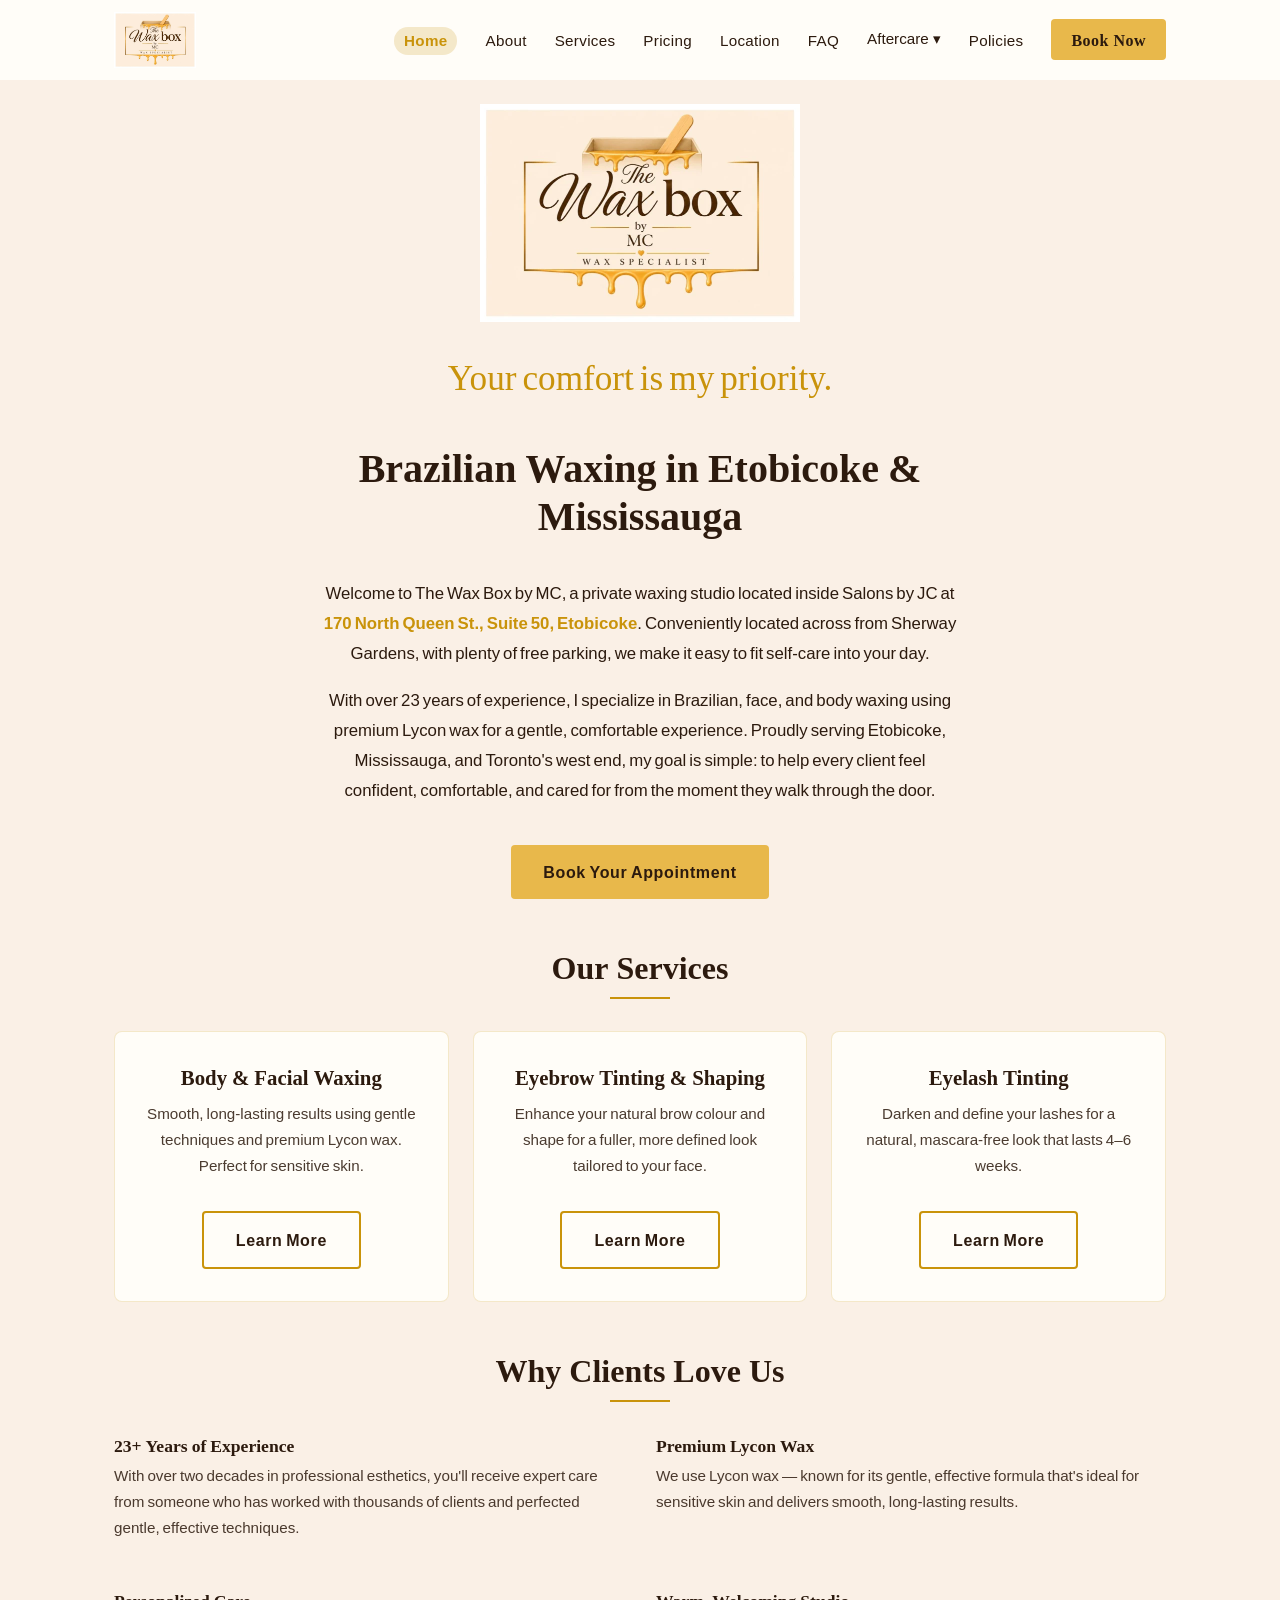
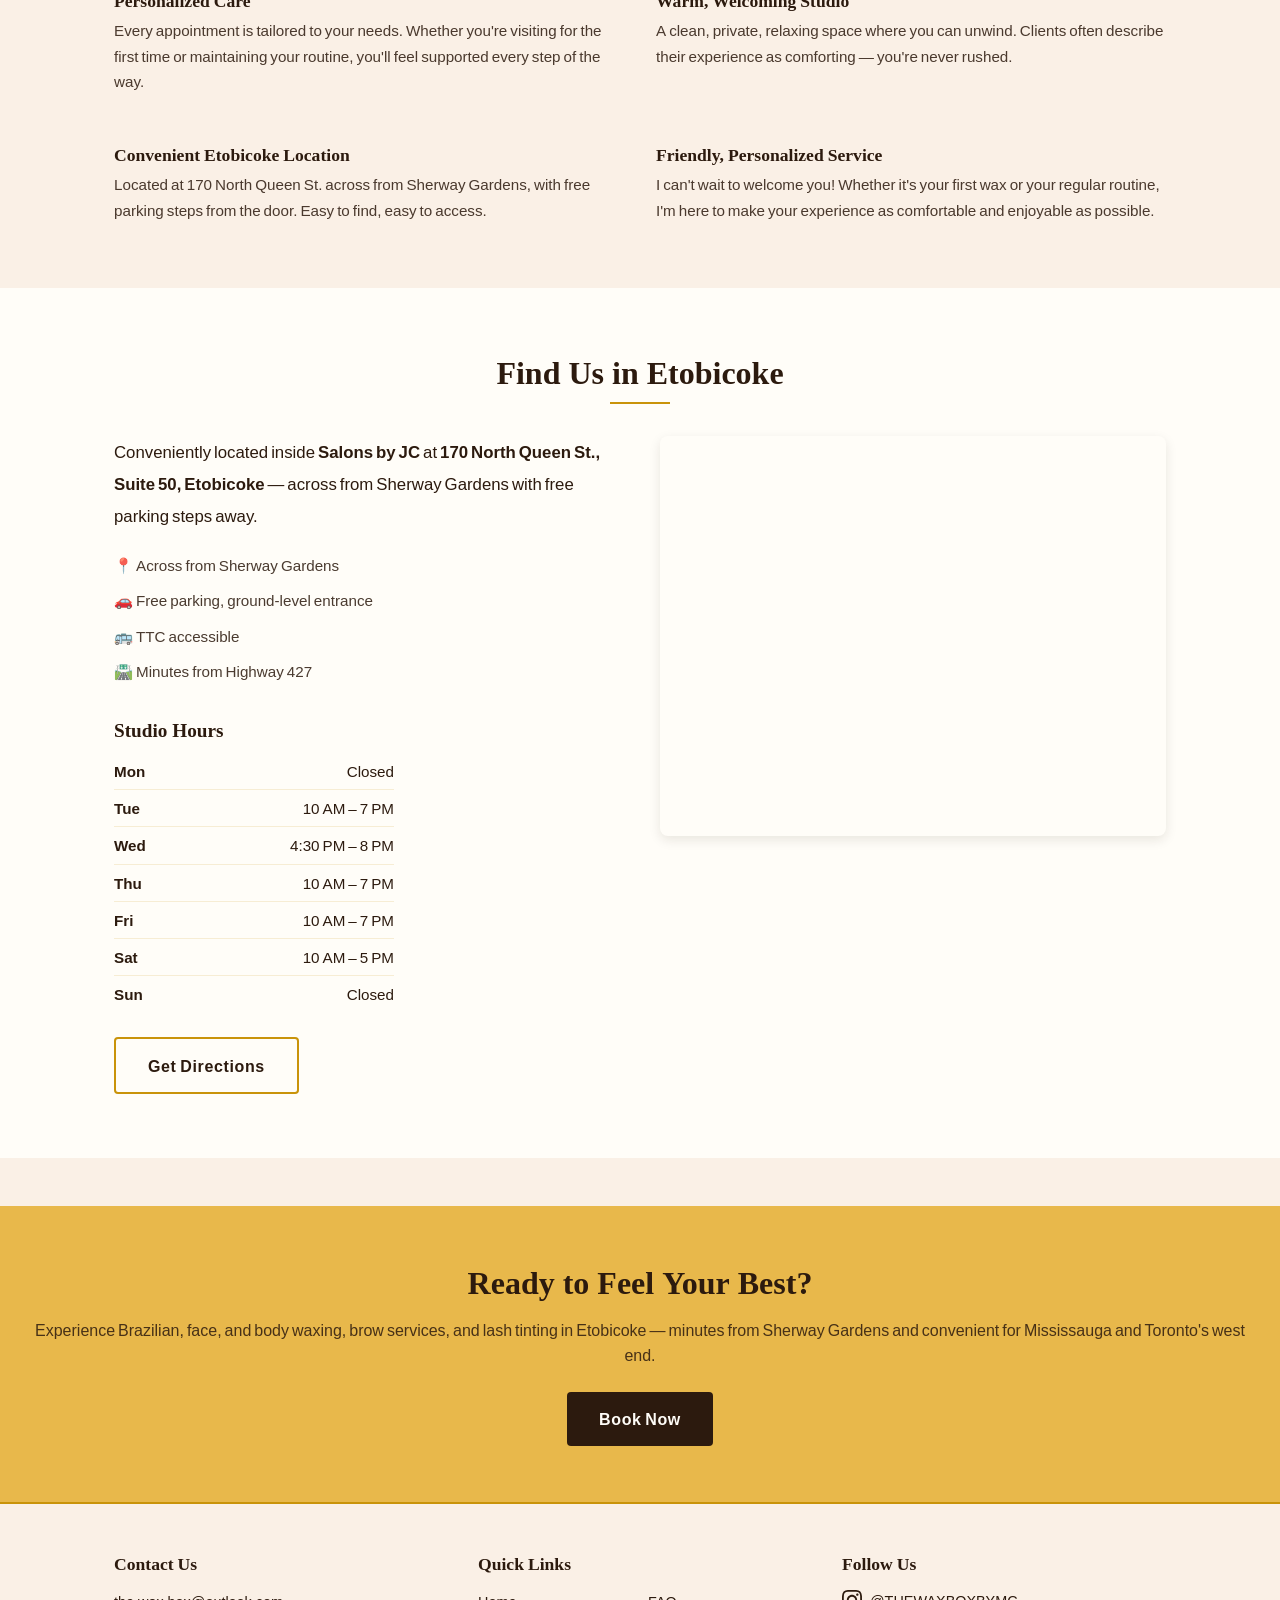
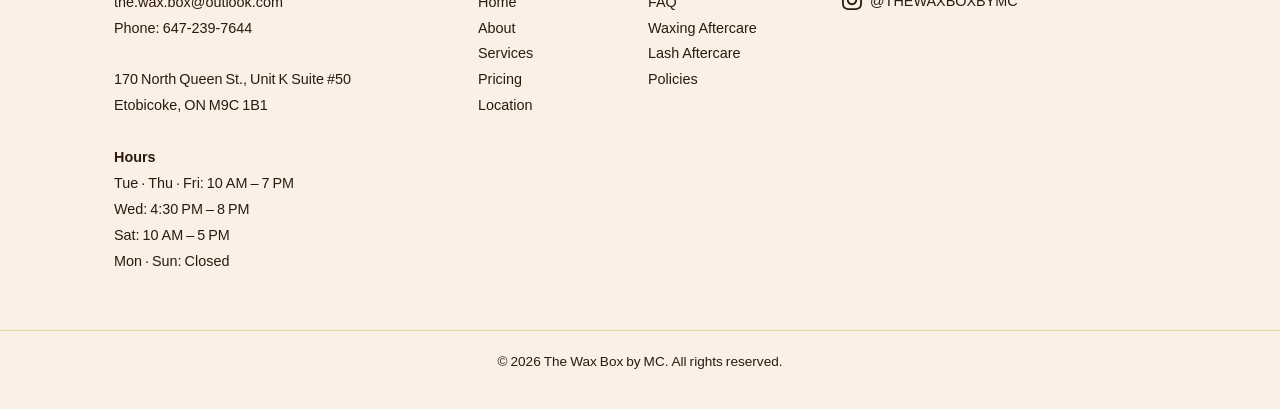
<file: index.html>
<!DOCTYPE html>
<html lang="en">
<head>
    <meta charset="UTF-8">
    <link rel="icon" type="image/x-icon" href="favicon.ico">
    <link rel="apple-touch-icon" href="apple-touch-icon.png">
    <meta name="viewport" content="width=device-width, initial-scale=1.0">
    <!-- Google Tag Manager -->
    <script>(function(w,d,s,l,i){w[l]=w[l]||[];w[l].push({'gtm.start':
    new Date().getTime(),event:'gtm.js'});var f=d.getElementsByTagName(s)[0],
    j=d.createElement(s),dl=l!='dataLayer'?'&l='+l:'';j.async=true;j.src=
    'https://www.googletagmanager.com/gtm.js?id='+i+dl;f.parentNode.insertBefore(j,f);
    })(window,document,'script','dataLayer','GTM-W5W46TS9');</script>
    <!-- End Google Tag Manager -->
    <title>Brazilian Waxing in Etobicoke &amp; Mississauga | The Wax Box by MC</title>
    <meta name="description" content="Brazilian, face and body waxing, brow services, and lash tinting in Etobicoke, Mississauga, and Toronto's west end. Located at 170 North Queen St. with free parking.">
    <link rel="preload" as="font" href="fonts/playfair-display-700.woff2" type="font/woff2" crossorigin>
    <link rel="stylesheet" href="css/fonts.css">
    <link rel="preload" as="image" href="images/logo.webp">
    <link rel="stylesheet" href="css/base.css">
    <link rel="stylesheet" href="css/layout.css">
    <link rel="stylesheet" href="css/components.css">
    <meta property="og:type" content="website">
    <meta property="og:url" content="https://thewaxboxbymc.ca/">
    <meta property="og:title" content="Brazilian Waxing in Etobicoke &amp; Mississauga | The Wax Box by MC">
    <meta property="og:description" content="Brazilian, face and body waxing, brow services, and lash tinting in Etobicoke, Mississauga, and Toronto's west end. Located at 170 North Queen St. with free parking.">
    <meta property="og:image" content="https://thewaxboxbymc.ca/images/og-image.jpg">
    <meta property="og:image:width" content="1200">
    <meta property="og:image:height" content="630">
    <meta name="twitter:card" content="summary_large_image">
    <meta name="twitter:title" content="Brazilian Waxing in Etobicoke &amp; Mississauga | The Wax Box by MC">
    <meta name="twitter:description" content="Brazilian, face and body waxing, brow services, and lash tinting in Etobicoke, Mississauga, and Toronto's west end. Located at 170 North Queen St. with free parking.">
    <meta name="twitter:image" content="https://thewaxboxbymc.ca/images/og-image.jpg">
    <link rel="canonical" href="https://thewaxboxbymc.ca/">
    <script type="application/ld+json">
{
  "@context": "https://schema.org",
  "@type": "BeautySalon",
  "@id": "https://thewaxboxbymc.ca/#waxbox",
  "name": "The Wax Box by MC",
  "image": "https://thewaxboxbymc.ca/images/og-image.jpg",
  "url": "https://thewaxboxbymc.ca",
  "telephone": "+16472397644",
  "priceRange": "$$",
  "address": {
    "@type": "PostalAddress",
    "streetAddress": "170 North Queen St., Unit K Suite #50",
    "addressLocality": "Etobicoke",
    "addressRegion": "ON",
    "postalCode": "M9C 1B1",
    "addressCountry": "CA"
  },
  "geo": {
    "@type": "GeoCoordinates",
    "latitude": 43.6186573,
    "longitude": -79.5597914
  },
  "openingHoursSpecification": [
    {
      "@type": "OpeningHoursSpecification",
      "dayOfWeek": "Tuesday",
      "opens": "10:00",
      "closes": "19:00"
    },
    {
      "@type": "OpeningHoursSpecification",
      "dayOfWeek": "Wednesday",
      "opens": "16:30",
      "closes": "20:00"
    },
    {
      "@type": "OpeningHoursSpecification",
      "dayOfWeek": "Thursday",
      "opens": "10:00",
      "closes": "19:00"
    },
    {
      "@type": "OpeningHoursSpecification",
      "dayOfWeek": "Friday",
      "opens": "10:00",
      "closes": "19:00"
    },
    {
      "@type": "OpeningHoursSpecification",
      "dayOfWeek": "Saturday",
      "opens": "10:00",
      "closes": "17:00"
    }
  ],
  "sameAs": [
    "https://www.fresha.com/book-now/the-wax-box-by-mc-ud9oh5oh/all-offer",
    "https://www.instagram.com/thewaxboxbymc"
  ]
}
    </script>
</head>
<body>
    <!-- Google Tag Manager (noscript) -->
    <noscript><iframe src="https://www.googletagmanager.com/ns.html?id=GTM-W5W46TS9"
    height="0" width="0" style="display:none;visibility:hidden"></iframe></noscript>
    <!-- End Google Tag Manager (noscript) -->
    <nav class="top-nav">
      <div class="nav-container">
        <a href="index.html" class="logo-link">
          <picture>
            <source srcset="images/logo.webp" type="image/webp">
            <img src="images/logo.png" alt="The Wax Box by MC" class="logo" width="1066" height="724">
          </picture>
        </a>
        <ul class="nav-links">
          <li><a href="index.html">Home</a></li>
          <li><a href="about.html">About</a></li>
          <li><a href="services.html">Services</a></li>
          <li><a href="pricing.html">Pricing</a></li>
          <li><a href="location.html">Location</a></li>
          <li><a href="faq.html">FAQ</a></li>
          <li class="dropdown">
            <button class="dropdown-toggle" aria-haspopup="true" aria-expanded="false">
              Aftercare <span class="dropdown-arrow">▾</span>
            </button>
            <ul class="dropdown-menu">
              <li><a href="aftercare-waxing.html">Waxing Aftercare</a></li>
              <li><a href="aftercare-lash.html">Lash Aftercare</a></li>
            </ul>
          </li>
          <li><a href="policies.html">Policies</a></li>
          <li><a href="https://www.fresha.com/book-now/the-wax-box-by-mc-ud9oh5oh/all-offer?share=true&pId=2995913" class="btn-book-now" target="_blank" rel="noopener noreferrer">Book Now</a></li>
        </ul>
        <button class="hamburger" aria-label="Toggle menu" aria-expanded="false">
          <span></span>
          <span></span>
          <span></span>
        </button>
      </div>
    </nav>

    <main>
        <!-- Hero Section -->
        <section class="hero">
            <picture>
                <source srcset="images/logo.webp" type="image/webp">
                <img src="images/logo.png" alt="The Wax Box by MC — Wax Specialist" class="hero-logo" width="1066" height="724">
            </picture>
            <p class="hero-tagline">Your comfort is my priority.</p>
            <h1 class="hero-heading">Brazilian Waxing in Etobicoke &amp; Mississauga</h1>
            <div class="hero-body">
                <p>Welcome to The Wax Box by MC, a private waxing studio located inside Salons by JC at <a href="location.html" style="color:var(--gold);font-weight:700;">170 North Queen St., Suite 50, Etobicoke</a>. Conveniently located across from Sherway Gardens, with plenty of free parking, we make it easy to fit self-care into your day.</p>
                <p>With over 23 years of experience, I specialize in Brazilian, face, and body waxing using premium Lycon wax for a gentle, comfortable experience. Proudly serving Etobicoke, Mississauga, and Toronto's west end, my goal is simple: to help every client feel confident, comfortable, and cared for from the moment they walk through the door.</p>
            </div>
            <a href="https://www.fresha.com/book-now/the-wax-box-by-mc-ud9oh5oh/all-offer?share=true&pId=2995913" class="btn-primary" target="_blank" rel="noopener noreferrer">Book Your Appointment</a>
        </section>

        <!-- Services Snapshot -->
        <section>
            <div class="page-wrapper">
                <h2 class="section-title">Our Services</h2>
                <span class="gold-divider"></span>
                <div class="cards-grid">
                    <div class="card">
                        <h3 class="card-title">Body &amp; Facial Waxing</h3>
                        <p class="card-body">Smooth, long-lasting results using gentle techniques and premium Lycon wax. Perfect for sensitive skin.</p>
                        <a href="services.html" class="btn-secondary" style="margin-top:16px;display:inline-block">Learn More</a>
                    </div>
                    <div class="card">
                        <h3 class="card-title">Eyebrow Tinting &amp; Shaping</h3>
                        <p class="card-body">Enhance your natural brow colour and shape for a fuller, more defined look tailored to your face.</p>
                        <a href="services.html" class="btn-secondary" style="margin-top:16px;display:inline-block">Learn More</a>
                    </div>
                    <div class="card">
                        <h3 class="card-title">Eyelash Tinting</h3>
                        <p class="card-body">Darken and define your lashes for a natural, mascara-free look that lasts 4–6 weeks.</p>
                        <a href="services.html" class="btn-secondary" style="margin-top:16px;display:inline-block">Learn More</a>
                    </div>
                </div>
            </div>
        </section>

        <!-- Why Choose Us -->
        <section>
            <div class="page-wrapper">
                <h2 class="section-title">Why Clients Love Us</h2>
                <span class="gold-divider"></span>
                <div class="features-grid">
                    <div class="feature-item">
                        <h3>23+ Years of Experience</h3>
                        <p>With over two decades in professional esthetics, you'll receive expert care from someone who has worked with thousands of clients and perfected gentle, effective techniques.</p>
                    </div>
                    <div class="feature-item">
                        <h3>Premium Lycon Wax</h3>
                        <p>We use Lycon wax — known for its gentle, effective formula that's ideal for sensitive skin and delivers smooth, long-lasting results.</p>
                    </div>
                    <div class="feature-item">
                        <h3>Personalized Care</h3>
                        <p>Every appointment is tailored to your needs. Whether you're visiting for the first time or maintaining your routine, you'll feel supported every step of the way.</p>
                    </div>
                    <div class="feature-item">
                        <h3>Warm, Welcoming Studio</h3>
                        <p>A clean, private, relaxing space where you can unwind. Clients often describe their experience as comforting — you're never rushed.</p>
                    </div>
                    <div class="feature-item">
                        <h3>Convenient Etobicoke Location</h3>
                        <p>Located at 170 North Queen St. across from Sherway Gardens, with free parking steps from the door. Easy to find, easy to access.</p>
                    </div>
                    <div class="feature-item">
                        <h3>Friendly, Personalized Service</h3>
                        <p>I can't wait to welcome you! Whether it's your first wax or your regular routine, I'm here to make your experience as comfortable and enjoyable as possible.</p>
                    </div>
                </div>
            </div>
        </section>

        <!-- Find Us -->
        <section class="bg-warm-white">
            <div class="page-wrapper">
                <h2 class="section-title">Find Us in Etobicoke</h2>
                <span class="gold-divider"></span>
                <div class="location-grid">
                    <div>
                        <p class="body-text" style="margin-bottom: 20px;">
                            Conveniently located inside <strong>Salons by JC</strong> at <strong>170 North Queen St., Suite 50, Etobicoke</strong> — across from Sherway Gardens with free parking steps away.
                        </p>
                        <p class="body-text-small" style="margin-bottom: 8px;">📍 Across from Sherway Gardens</p>
                        <p class="body-text-small" style="margin-bottom: 8px;">🚗 Free parking, ground-level entrance</p>
                        <p class="body-text-small" style="margin-bottom: 8px;">🚌 TTC accessible</p>
                        <p class="body-text-small" style="margin-bottom: 32px;">🛣️ Minutes from Highway 427</p>
                        <h3 style="font-family: var(--font-display); font-size: 1.2rem; color: var(--chocolate); margin: 0 0 12px;">Studio Hours</h3>
                        <ul class="hours-list" style="margin-bottom: 24px;">
                            <li><span>Mon</span> Closed</li>
                            <li><span>Tue</span> 10 AM – 7 PM</li>
                            <li><span>Wed</span> 4:30 PM – 8 PM</li>
                            <li><span>Thu</span> 10 AM – 7 PM</li>
                            <li><span>Fri</span> 10 AM – 7 PM</li>
                            <li><span>Sat</span> 10 AM – 5 PM</li>
                            <li><span>Sun</span> Closed</li>
                        </ul>
                        <a href="location.html" class="btn-secondary">Get Directions</a>
                    </div>
                    <div>
                        <iframe
                            class="map-embed"
                            src="https://www.google.com/maps/embed?pb=!1m18!1m12!1m3!1d2886.9!2d-79.5597914!3d43.6186573!2m3!1f0!2f0!3f0!3m2!1i1024!2i768!4f13.1!3m3!1m2!1s0x882b376640d77ae3%3A0xbe84e08b7499a08f!2sThe%20Wax%20Box%20by%20MC!5e0!3m2!1sen!2sca!4v1791200000!5m2!1sen!2sca"
                            allowfullscreen=""
                            loading="lazy"
                            referrerpolicy="no-referrer-when-downgrade"
                            title="The Wax Box by MC location — 170 North Queen St., Etobicoke">
                        </iframe>
                    </div>
                </div>
            </div>
        </section>

        <!-- CTA Banner -->
        <section class="cta-banner">
            <h2>Ready to Feel Your Best?</h2>
            <p>Experience Brazilian, face, and body waxing, brow services, and lash tinting in Etobicoke — minutes from Sherway Gardens and convenient for Mississauga and Toronto's west end.</p>
            <a href="https://www.fresha.com/book-now/the-wax-box-by-mc-ud9oh5oh/all-offer?share=true&pId=2995913" class="btn-primary" target="_blank" rel="noopener noreferrer">Book Now</a>
        </section>
    </main>

    <footer class="site-footer">
      <div class="footer-container">
        <div class="footer-col">
          <h3>Contact Us</h3>
          <p>
            <a href="mailto:the.wax.box@outlook.com">the.wax.box@outlook.com</a><br>
            Phone: <a href="tel:+16472397644">647-239-7644</a><br><br>
            <a href="location.html">170 North Queen St., Unit K Suite #50<br>
            Etobicoke, ON M9C 1B1</a><br><br>
            <strong>Hours</strong><br>
            Tue · Thu · Fri: 10 AM – 7 PM<br>
            Wed: 4:30 PM – 8 PM<br>
            Sat: 10 AM – 5 PM<br>
            Mon · Sun: Closed
          </p>
        </div>
        <div class="footer-col">
          <h3>Quick Links</h3>
          <div class="footer-links-grid">
            <ul>
              <li><a href="index.html">Home</a></li>
              <li><a href="about.html">About</a></li>
              <li><a href="services.html">Services</a></li>
              <li><a href="pricing.html">Pricing</a></li>
              <li><a href="location.html">Location</a></li>
            </ul>
            <ul>
              <li><a href="faq.html">FAQ</a></li>
              <li><a href="aftercare-waxing.html">Waxing Aftercare</a></li>
              <li><a href="aftercare-lash.html">Lash Aftercare</a></li>
              <li><a href="policies.html">Policies</a></li>
            </ul>
          </div>
        </div>
        <div class="footer-col">
          <h3>Follow Us</h3>
          <a href="https://www.instagram.com/thewaxboxbymc" target="_blank" rel="noopener noreferrer" class="footer-instagram-link">
            <svg xmlns="http://www.w3.org/2000/svg" width="20" height="20" viewBox="0 0 24 24" fill="currentColor" aria-hidden="true">
              <path d="M12 2.163c3.204 0 3.584.012 4.85.07 3.252.148 4.771 1.691 4.919 4.919.058 1.265.069 1.645.069 4.849 0 3.205-.012 3.584-.069 4.849-.149 3.225-1.664 4.771-4.919 4.919-1.266.058-1.644.07-4.85.07-3.204 0-3.584-.012-4.849-.07-3.26-.149-4.771-1.699-4.919-4.92-.058-1.265-.07-1.644-.07-4.849 0-3.204.013-3.583.07-4.849.149-3.227 1.664-4.771 4.919-4.919 1.266-.057 1.645-.069 4.849-.069zm0-2.163c-3.259 0-3.667.014-4.947.072-4.358.2-6.78 2.618-6.98 6.98-.059 1.281-.073 1.689-.073 4.948 0 3.259.014 3.668.072 4.948.2 4.358 2.618 6.78 6.98 6.98 1.281.058 1.689.072 4.948.072 3.259 0 3.668-.014 4.948-.072 4.354-.2 6.782-2.618 6.979-6.98.059-1.28.073-1.689.073-4.948 0-3.259-.014-3.667-.072-4.947-.196-4.354-2.617-6.78-6.979-6.98-1.281-.059-1.69-.073-4.949-.073zm0 5.838c-3.403 0-6.162 2.759-6.162 6.162s2.759 6.163 6.162 6.163 6.162-2.759 6.162-6.163c0-3.403-2.759-6.162-6.162-6.162zm0 10.162c-2.209 0-4-1.79-4-4 0-2.209 1.791-4 4-4s4 1.791 4 4c0 2.21-1.791 4-4 4zm6.406-11.845c-.796 0-1.441.645-1.441 1.44s.645 1.44 1.441 1.44c.795 0 1.439-.645 1.439-1.44s-.644-1.44-1.439-1.44z"/>
            </svg>
            <span>@THEWAXBOXBYMC</span>
          </a>
        </div>
      </div>
      <div class="footer-bottom">
        <p>&copy; 2026 The Wax Box by MC. All rights reserved.</p>
      </div>
    </footer>

    <script src="js/main.js"></script>
</body>
</html>
</file>
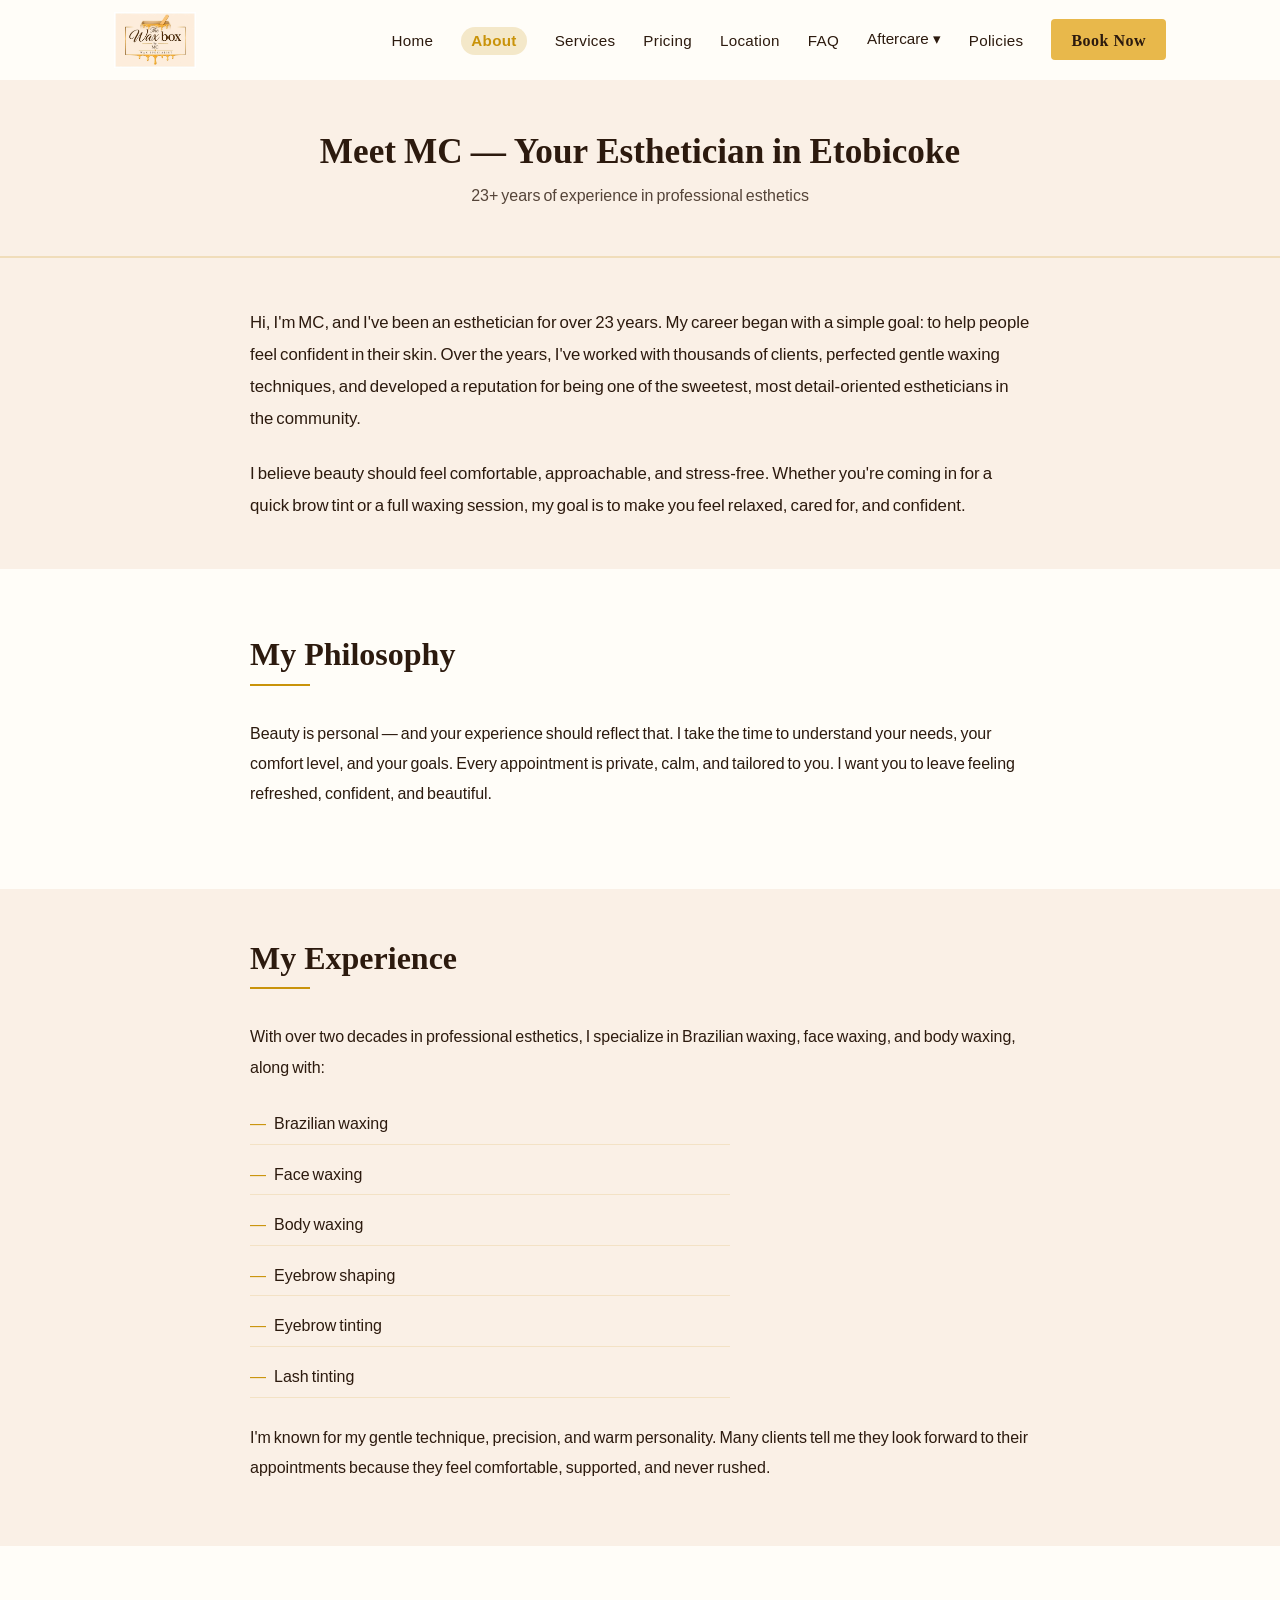
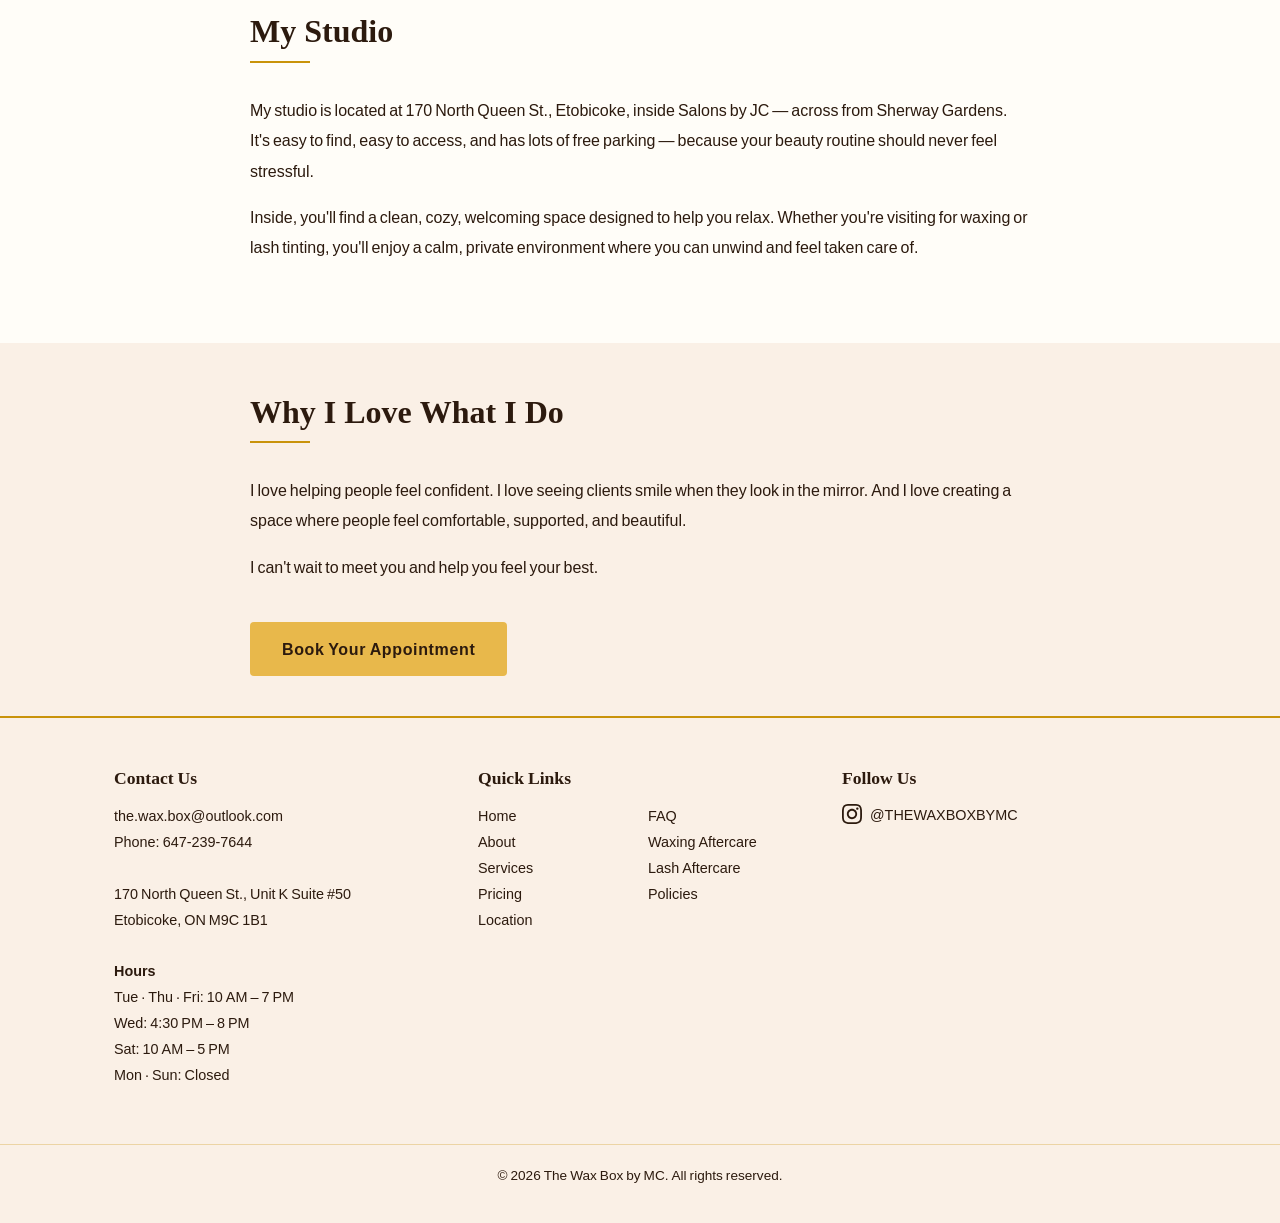
<file: about.html>
<!doctype html>
<html lang="en">
  <head>
    <meta charset="UTF-8" />
    <meta name="viewport" content="width=device-width, initial-scale=1.0" />
    <!-- Google Tag Manager -->
    <script>(function(w,d,s,l,i){w[l]=w[l]||[];w[l].push({'gtm.start':
    new Date().getTime(),event:'gtm.js'});var f=d.getElementsByTagName(s)[0],
    j=d.createElement(s),dl=l!='dataLayer'?'&l='+l:'';j.async=true;j.src=
    'https://www.googletagmanager.com/gtm.js?id='+i+dl;f.parentNode.insertBefore(j,f);
    })(window,document,'script','dataLayer','GTM-W5W46TS9');</script>
    <!-- End Google Tag Manager -->
    <title>Meet MC | The Wax Box by MC — Etobicoke Esthetician</title>
    <meta name="description" content="Meet MC, your trusted esthetician with 23+ years of experience in Etobicoke. Expert waxing, brow shaping, and lash tinting at 170 North Queen St." />
    <link rel="preload" as="font" href="fonts/playfair-display-700.woff2" type="font/woff2" crossorigin />
    <link rel="stylesheet" href="css/fonts.css" />
    <link rel="stylesheet" href="css/base.css" />
    <link rel="stylesheet" href="css/layout.css" />
    <link rel="stylesheet" href="css/components.css" />
    <meta property="og:type" content="website">
    <meta property="og:url" content="https://thewaxboxbymc.ca/about.html">
    <meta property="og:title" content="Meet MC | The Wax Box by MC Etobicoke">
    <meta property="og:description" content="23+ years of esthetics experience. Meet MC, your trusted wax specialist at 170 North Queen St., Etobicoke.">
    <meta property="og:image" content="https://thewaxboxbymc.ca/images/og-image.jpg">
    <meta property="og:image:width" content="1200">
    <meta property="og:image:height" content="630">
    <meta name="twitter:card" content="summary_large_image">
    <meta name="twitter:title" content="Meet MC | The Wax Box by MC Etobicoke">
    <meta name="twitter:description" content="23+ years of esthetics experience. Meet MC, your trusted wax specialist at 170 North Queen St., Etobicoke.">
    <meta name="twitter:image" content="https://thewaxboxbymc.ca/images/og-image.jpg">
    <link rel="canonical" href="https://thewaxboxbymc.ca/about.html">
    <script type="application/ld+json">
{
  "@context": "https://schema.org",
  "@type": "BeautySalon",
  "@id": "https://thewaxboxbymc.ca/#waxbox",
  "name": "The Wax Box by MC",
  "url": "https://thewaxboxbymc.ca",
  "telephone": "+16472397644",
  "address": {
    "@type": "PostalAddress",
    "streetAddress": "170 North Queen St., Unit K Suite #50",
    "addressLocality": "Etobicoke",
    "addressRegion": "ON",
    "postalCode": "M9C 1B1",
    "addressCountry": "CA"
  }
}
    </script>
    <script type="application/ld+json">
{
  "@context": "https://schema.org",
  "@type": "BreadcrumbList",
  "itemListElement": [
    {
      "@type": "ListItem",
      "position": 1,
      "name": "Home",
      "item": "https://thewaxboxbymc.ca/"
    },
    {
      "@type": "ListItem",
      "position": 2,
      "name": "About",
      "item": "https://thewaxboxbymc.ca/about.html"
    }
  ]
}
    </script>
  </head>
  <body>
    <!-- Google Tag Manager (noscript) -->
    <noscript><iframe src="https://www.googletagmanager.com/ns.html?id=GTM-W5W46TS9"
    height="0" width="0" style="display:none;visibility:hidden"></iframe></noscript>
    <!-- End Google Tag Manager (noscript) -->
    <nav class="top-nav">
      <div class="nav-container">
        <a href="index.html" class="logo-link">
          <picture>
            <source srcset="images/logo.webp" type="image/webp">
            <img src="images/logo.png" alt="The Wax Box by MC" class="logo" width="1066" height="724">
          </picture>
        </a>
        <ul class="nav-links">
          <li><a href="index.html">Home</a></li>
          <li><a href="about.html">About</a></li>
          <li><a href="services.html">Services</a></li>
          <li><a href="pricing.html">Pricing</a></li>
          <li><a href="location.html">Location</a></li>
          <li><a href="faq.html">FAQ</a></li>
          <li class="dropdown">
            <button class="dropdown-toggle" aria-haspopup="true" aria-expanded="false">
              Aftercare <span class="dropdown-arrow">▾</span>
            </button>
            <ul class="dropdown-menu">
              <li><a href="aftercare-waxing.html">Waxing Aftercare</a></li>
              <li><a href="aftercare-lash.html">Lash Aftercare</a></li>
            </ul>
          </li>
          <li><a href="policies.html">Policies</a></li>
          <li><a href="https://www.fresha.com/book-now/the-wax-box-by-mc-ud9oh5oh/all-offer?share=true&pId=2995913" class="btn-book-now" target="_blank" rel="noopener noreferrer">Book Now</a></li>
        </ul>
        <button class="hamburger" aria-label="Toggle menu" aria-expanded="false">
          <span></span>
          <span></span>
          <span></span>
        </button>
      </div>
    </nav>

    <main>
      <section class="page-hero">
        <h1>Meet MC — Your Esthetician in Etobicoke</h1>
        <p>23+ years of experience in professional esthetics</p>
      </section>

      <section>
        <div class="page-wrapper">
          <p style="font-family: var(--font-body); font-size: 1.05rem; line-height: 1.9; color: var(--chocolate); max-width: 780px; margin: 0 auto;">
            Hi, I'm MC, and I've been an esthetician for over 23 years. My
            career began with a simple goal: to help people feel confident in
            their skin. Over the years, I've worked with thousands of clients,
            perfected gentle waxing techniques, and developed a reputation for
            being one of the sweetest, most detail-oriented estheticians in the
            community.
          </p>
          <p style="font-family: var(--font-body); font-size: 1.05rem; line-height: 1.9; color: var(--chocolate); max-width: 780px; margin: 24px auto 0;">
            I believe beauty should feel comfortable, approachable, and
            stress-free. Whether you're coming in for a quick brow tint or a full
            waxing session, my goal is to make you feel relaxed, cared for, and
            confident.
          </p>
        </div>
      </section>

      <section class="bg-warm-white">
        <div class="page-wrapper">
          <div style="max-width: 780px; margin: 0 auto">
            <!-- TODO: Add a client-approved philosophy photo here when the final image is available. -->
            <h2 class="section-title" style="text-align: left">My Philosophy</h2>
            <span class="gold-divider" style="margin-left: 0"></span>
            <p style="font-family: var(--font-body); font-size: 1rem; line-height: 1.9; color: var(--chocolate);">
              Beauty is personal — and your experience should reflect that. I take
              the time to understand your needs, your comfort level, and your
              goals. Every appointment is private, calm, and tailored to you. I
              want you to leave feeling refreshed, confident, and beautiful.
            </p>
          </div>
        </div>
      </section>

      <section>
        <div class="page-wrapper">
          <div style="max-width: 780px; margin: 0 auto">
            <h2 class="section-title" style="text-align: left">My Experience</h2>
            <span class="gold-divider" style="margin-left: 0"></span>
            <p style="font-family: var(--font-body); font-size: 1rem; line-height: 1.9; color: var(--chocolate); margin-bottom: 20px;">
              With over two decades in professional esthetics, I specialize in Brazilian waxing, face waxing, and body waxing, along with:
            </p>
            <ul class="service-list" style="grid-template-columns: 1fr; max-width: 480px">
              <li>Brazilian waxing</li>
              <li>Face waxing</li>
              <li>Body waxing</li>
              <li>Eyebrow shaping</li>
              <li>Eyebrow tinting</li>
              <li>Lash tinting</li>
            </ul>
            <p style="font-family: var(--font-body); font-size: 1rem; line-height: 1.9; color: var(--chocolate); margin-top: 24px;">
              I'm known for my gentle technique, precision, and warm personality.
              Many clients tell me they look forward to their appointments because
              they feel comfortable, supported, and never rushed.
            </p>
          </div>
        </div>
      </section>

      <section class="bg-warm-white">
        <div class="page-wrapper">
          <div style="max-width: 780px; margin: 0 auto">
            <h2 class="section-title" style="text-align: left">My Studio</h2>
            <span class="gold-divider" style="margin-left: 0"></span>
            <p style="font-family: var(--font-body); font-size: 1rem; line-height: 1.9; color: var(--chocolate);">
              My studio is located at 170 North Queen St., Etobicoke, inside
              Salons by JC — across from Sherway Gardens. It's easy to find, easy
              to access, and has lots of free parking — because your beauty
              routine should never feel stressful.
            </p>
            <p style="font-family: var(--font-body); font-size: 1rem; line-height: 1.9; color: var(--chocolate); margin-top: 16px;">
              Inside, you'll find a clean, cozy, welcoming space designed to help
              you relax. Whether you're visiting for waxing or lash tinting,
              you'll enjoy a calm, private environment where you can unwind and
              feel taken care of.
            </p>
          </div>
        </div>
      </section>

      <section>
        <div class="page-wrapper">
          <div style="max-width: 780px; margin: 0 auto">
            <h2 class="section-title" style="text-align: left">Why I Love What I Do</h2>
            <span class="gold-divider" style="margin-left: 0"></span>
            <p style="font-family: var(--font-body); font-size: 1rem; line-height: 1.9; color: var(--chocolate);">
              I love helping people feel confident. I love seeing clients smile
              when they look in the mirror. And I love creating a space where
              people feel comfortable, supported, and beautiful.
            </p>
            <p style="font-family: var(--font-body); font-size: 1rem; line-height: 1.9; color: var(--chocolate); margin-top: 16px;">
              I can't wait to meet you and help you feel your best.
            </p>
            <div style="margin: 40px 0">
              <a
                href="https://www.fresha.com/book-now/the-wax-box-by-mc-ud9oh5oh/all-offer?share=true&pId=2995913"
                class="btn-primary"
                target="_blank"
                rel="noopener noreferrer"
                >Book Your Appointment</a>
            </div>
          </div>
        </div>
      </section>
    </main>

    <footer class="site-footer">
      <div class="footer-container">
        <div class="footer-col">
          <h3>Contact Us</h3>
          <p>
            <a href="mailto:the.wax.box@outlook.com">the.wax.box@outlook.com</a><br>
            Phone: <a href="tel:+16472397644">647-239-7644</a><br><br>
            <a href="location.html">170 North Queen St., Unit K Suite #50<br>
            Etobicoke, ON M9C 1B1</a><br><br>
            <strong>Hours</strong><br>
            Tue · Thu · Fri: 10 AM – 7 PM<br>
            Wed: 4:30 PM – 8 PM<br>
            Sat: 10 AM – 5 PM<br>
            Mon · Sun: Closed
          </p>
        </div>
        <div class="footer-col">
          <h3>Quick Links</h3>
          <div class="footer-links-grid">
            <ul>
              <li><a href="index.html">Home</a></li>
              <li><a href="about.html">About</a></li>
              <li><a href="services.html">Services</a></li>
              <li><a href="pricing.html">Pricing</a></li>
              <li><a href="location.html">Location</a></li>
            </ul>
            <ul>
              <li><a href="faq.html">FAQ</a></li>
              <li><a href="aftercare-waxing.html">Waxing Aftercare</a></li>
              <li><a href="aftercare-lash.html">Lash Aftercare</a></li>
              <li><a href="policies.html">Policies</a></li>
            </ul>
          </div>
        </div>
        <div class="footer-col">
          <h3>Follow Us</h3>
          <a href="https://www.instagram.com/thewaxboxbymc" target="_blank" rel="noopener noreferrer" class="footer-instagram-link">
            <svg xmlns="http://www.w3.org/2000/svg" width="20" height="20" viewBox="0 0 24 24" fill="currentColor" aria-hidden="true">
              <path d="M12 2.163c3.204 0 3.584.012 4.85.07 3.252.148 4.771 1.691 4.919 4.919.058 1.265.069 1.645.069 4.849 0 3.205-.012 3.584-.069 4.849-.149 3.225-1.664 4.771-4.919 4.919-1.266.058-1.644.07-4.85.07-3.204 0-3.584-.012-4.849-.07-3.26-.149-4.771-1.699-4.919-4.92-.058-1.265-.07-1.644-.07-4.849 0-3.204.013-3.583.07-4.849.149-3.227 1.664-4.771 4.919-4.919 1.266-.057 1.645-.069 4.849-.069zm0-2.163c-3.259 0-3.667.014-4.947.072-4.358.2-6.78 2.618-6.98 6.98-.059 1.281-.073 1.689-.073 4.948 0 3.259.014 3.668.072 4.948.2 4.358 2.618 6.78 6.98 6.98 1.281.058 1.689.072 4.948.072 3.259 0 3.668-.014 4.948-.072 4.354-.2 6.782-2.618 6.979-6.98.059-1.28.073-1.689.073-4.948 0-3.259-.014-3.667-.072-4.947-.196-4.354-2.617-6.78-6.979-6.98-1.281-.059-1.69-.073-4.949-.073zm0 5.838c-3.403 0-6.162 2.759-6.162 6.162s2.759 6.163 6.162 6.163 6.162-2.759 6.162-6.163c0-3.403-2.759-6.162-6.162-6.162zm0 10.162c-2.209 0-4-1.79-4-4 0-2.209 1.791-4 4-4s4 1.791 4 4c0 2.21-1.791 4-4 4zm6.406-11.845c-.796 0-1.441.645-1.441 1.44s.645 1.44 1.441 1.44c.795 0 1.439-.645 1.439-1.44s-.644-1.44-1.439-1.44z"/>
            </svg>
            <span>@THEWAXBOXBYMC</span>
          </a>
        </div>
      </div>
      <div class="footer-bottom">
        <p>&copy; 2026 The Wax Box by MC. All rights reserved.</p>
      </div>
    </footer>

    <script src="js/main.js"></script>
  </body>
</html>
</file>
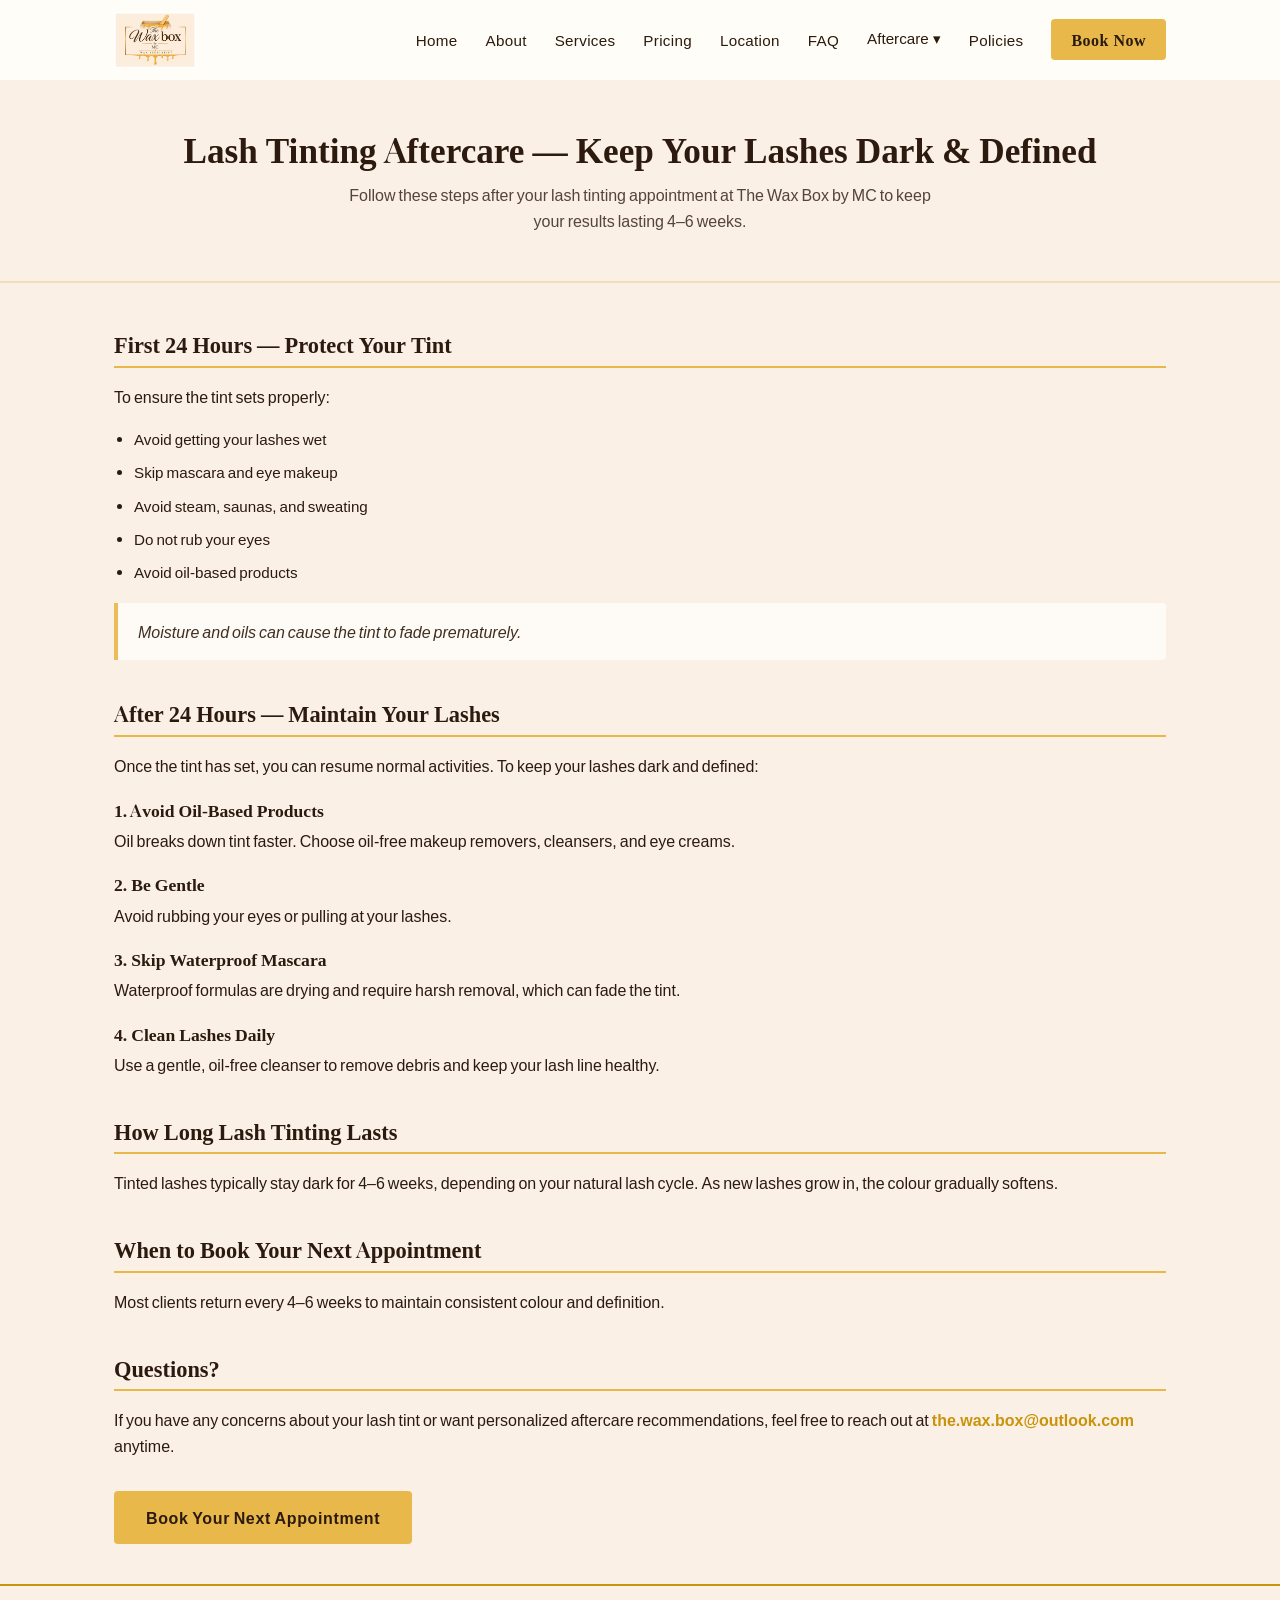
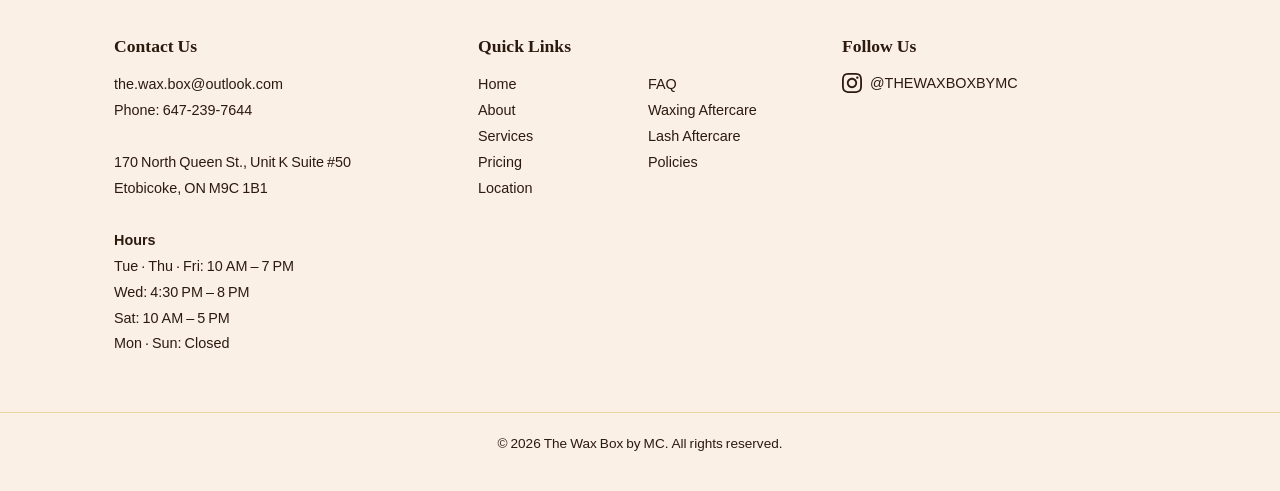
<file: aftercare-lash.html>
<!DOCTYPE html>
<html lang="en">
<head>
    <meta charset="UTF-8">
    <link rel="icon" type="image/x-icon" href="favicon.ico">
    <link rel="apple-touch-icon" href="apple-touch-icon.png">
    <meta name="viewport" content="width=device-width, initial-scale=1.0">
    <!-- Google Tag Manager -->
    <script>(function(w,d,s,l,i){w[l]=w[l]||[];w[l].push({'gtm.start':
    new Date().getTime(),event:'gtm.js'});var f=d.getElementsByTagName(s)[0],
    j=d.createElement(s),dl=l!='dataLayer'?'&l='+l:'';j.async=true;j.src=
    'https://www.googletagmanager.com/gtm.js?id='+i+dl;f.parentNode.insertBefore(j,f);
    })(window,document,'script','dataLayer','GTM-W5W46TS9');</script>
    <!-- End Google Tag Manager -->
    <title>Lash Tinting Aftercare | The Wax Box by MC Etobicoke</title>
    <meta name="description" content="How to care for your lashes after tinting at The Wax Box by MC. Keep your lashes dark and defined with these aftercare tips.">
    <link rel="preload" as="font" href="fonts/playfair-display-700.woff2" type="font/woff2" crossorigin>
    <link rel="stylesheet" href="css/fonts.css">
    <link rel="stylesheet" href="css/base.css">
    <link rel="stylesheet" href="css/layout.css">
    <link rel="stylesheet" href="css/components.css">
    <meta property="og:type" content="website">
    <meta property="og:url" content="https://thewaxboxbymc.ca/aftercare-lash.html">
    <meta property="og:title" content="Lash Tinting Aftercare | The Wax Box by MC Etobicoke">
    <meta property="og:description" content="How to maintain your lash tint results. Aftercare guidance from The Wax Box by MC in Etobicoke.">
    <meta property="og:image" content="https://thewaxboxbymc.ca/images/og-image.jpg">
    <meta property="og:image:width" content="1200">
    <meta property="og:image:height" content="630">
    <meta name="twitter:card" content="summary_large_image">
    <meta name="twitter:title" content="Lash Tinting Aftercare | The Wax Box by MC Etobicoke">
    <meta name="twitter:description" content="How to maintain your lash tint results. Aftercare guidance from The Wax Box by MC in Etobicoke.">
    <meta name="twitter:image" content="https://thewaxboxbymc.ca/images/og-image.jpg">
    <link rel="canonical" href="https://thewaxboxbymc.ca/aftercare-lash.html">
    <script type="application/ld+json">
{
  "@context": "https://schema.org",
  "@type": "BeautySalon",
  "@id": "https://thewaxboxbymc.ca/#waxbox",
  "name": "The Wax Box by MC",
  "url": "https://thewaxboxbymc.ca",
  "telephone": "+16472397644",
  "address": {
    "@type": "PostalAddress",
    "streetAddress": "170 North Queen St., Unit K Suite #50",
    "addressLocality": "Etobicoke",
    "addressRegion": "ON",
    "postalCode": "M9C 1B1",
    "addressCountry": "CA"
  }
}
    </script>
    <script type="application/ld+json">
{
  "@context": "https://schema.org",
  "@type": "BreadcrumbList",
  "itemListElement": [
    {
      "@type": "ListItem",
      "position": 1,
      "name": "Home",
      "item": "https://thewaxboxbymc.ca/"
    },
    {
      "@type": "ListItem",
      "position": 2,
      "name": "Lash Aftercare",
      "item": "https://thewaxboxbymc.ca/aftercare-lash.html"
    }
  ]
}
    </script>
</head>
<body>
    <!-- Google Tag Manager (noscript) -->
    <noscript><iframe src="https://www.googletagmanager.com/ns.html?id=GTM-W5W46TS9"
    height="0" width="0" style="display:none;visibility:hidden"></iframe></noscript>
    <!-- End Google Tag Manager (noscript) -->
    <nav class="top-nav">
      <div class="nav-container">
        <a href="index.html" class="logo-link">
          <picture>
            <source srcset="images/logo.webp" type="image/webp">
            <img src="images/logo.png" alt="The Wax Box by MC" class="logo" width="1066" height="724">
          </picture>
        </a>
        <ul class="nav-links">
          <li><a href="index.html">Home</a></li>
          <li><a href="about.html">About</a></li>
          <li><a href="services.html">Services</a></li>
          <li><a href="pricing.html">Pricing</a></li>
          <li><a href="location.html">Location</a></li>
          <li><a href="faq.html">FAQ</a></li>
          <li class="dropdown">
            <button class="dropdown-toggle" aria-haspopup="true" aria-expanded="false">
              Aftercare <span class="dropdown-arrow">▾</span>
            </button>
            <ul class="dropdown-menu">
              <li><a href="aftercare-waxing.html">Waxing Aftercare</a></li>
              <li><a href="aftercare-lash.html">Lash Aftercare</a></li>
            </ul>
          </li>
          <li><a href="policies.html">Policies</a></li>
          <li><a href="https://www.fresha.com/book-now/the-wax-box-by-mc-ud9oh5oh/all-offer?share=true&pId=2995913" class="btn-book-now" target="_blank" rel="noopener noreferrer">Book Now</a></li>
        </ul>
        <button class="hamburger" aria-label="Toggle menu" aria-expanded="false">
          <span></span>
          <span></span>
          <span></span>
        </button>
      </div>
    </nav>

    <main>
        <section class="page-hero">
            <h1>Lash Tinting Aftercare — Keep Your Lashes Dark &amp; Defined</h1>
            <p>Follow these steps after your lash tinting appointment at The Wax Box by MC to keep your results lasting 4–6 weeks.</p>
        </section>

        <section>
            <div class="page-wrapper">

                <div class="aftercare-section">
                    <h2>First 24 Hours — Protect Your Tint</h2>
                    <p>To ensure the tint sets properly:</p>
                    <ul>
                        <li>Avoid getting your lashes wet</li>
                        <li>Skip mascara and eye makeup</li>
                        <li>Avoid steam, saunas, and sweating</li>
                        <li>Do not rub your eyes</li>
                        <li>Avoid oil-based products</li>
                    </ul>
                    <div class="aftercare-note">Moisture and oils can cause the tint to fade prematurely.</div>
                </div>

                <div class="aftercare-section">
                    <h2>After 24 Hours — Maintain Your Lashes</h2>
                    <p>Once the tint has set, you can resume normal activities. To keep your lashes dark and defined:</p>
                    <h3>1. Avoid Oil-Based Products</h3>
                    <p>Oil breaks down tint faster. Choose oil-free makeup removers, cleansers, and eye creams.</p>
                    <h3>2. Be Gentle</h3>
                    <p>Avoid rubbing your eyes or pulling at your lashes.</p>
                    <h3>3. Skip Waterproof Mascara</h3>
                    <p>Waterproof formulas are drying and require harsh removal, which can fade the tint.</p>
                    <h3>4. Clean Lashes Daily</h3>
                    <p>Use a gentle, oil-free cleanser to remove debris and keep your lash line healthy.</p>
                </div>

                <div class="aftercare-section">
                    <h2>How Long Lash Tinting Lasts</h2>
                    <p>Tinted lashes typically stay dark for 4–6 weeks, depending on your natural lash cycle. As new lashes grow in, the colour gradually softens.</p>
                </div>

                <div class="aftercare-section">
                    <h2>When to Book Your Next Appointment</h2>
                    <p>Most clients return every 4–6 weeks to maintain consistent colour and definition.</p>
                </div>

                <div class="aftercare-section">
                    <h2>Questions?</h2>
                    <p>If you have any concerns about your lash tint or want personalized aftercare recommendations, feel free to reach out at <a href="mailto:the.wax.box@outlook.com" style="color: var(--gold); font-weight: 700;">the.wax.box@outlook.com</a> anytime.</p>
                    <div style="margin-top: 32px;">
                        <a href="https://www.fresha.com/book-now/the-wax-box-by-mc-ud9oh5oh/all-offer?share=true&pId=2995913" class="btn-primary" target="_blank" rel="noopener noreferrer">Book Your Next Appointment</a>
                    </div>
                </div>

            </div>
        </section>
    </main>

    <footer class="site-footer">
      <div class="footer-container">
        <div class="footer-col">
          <h3>Contact Us</h3>
          <p>
            <a href="mailto:the.wax.box@outlook.com">the.wax.box@outlook.com</a><br>
            Phone: <a href="tel:+16472397644">647-239-7644</a><br><br>
            <a href="location.html">170 North Queen St., Unit K Suite #50<br>
            Etobicoke, ON M9C 1B1</a><br><br>
            <strong>Hours</strong><br>
            Tue · Thu · Fri: 10 AM – 7 PM<br>
            Wed: 4:30 PM – 8 PM<br>
            Sat: 10 AM – 5 PM<br>
            Mon · Sun: Closed
          </p>
        </div>
        <div class="footer-col">
          <h3>Quick Links</h3>
          <div class="footer-links-grid">
            <ul>
              <li><a href="index.html">Home</a></li>
              <li><a href="about.html">About</a></li>
              <li><a href="services.html">Services</a></li>
              <li><a href="pricing.html">Pricing</a></li>
              <li><a href="location.html">Location</a></li>
            </ul>
            <ul>
              <li><a href="faq.html">FAQ</a></li>
              <li><a href="aftercare-waxing.html">Waxing Aftercare</a></li>
              <li><a href="aftercare-lash.html">Lash Aftercare</a></li>
              <li><a href="policies.html">Policies</a></li>
            </ul>
          </div>
        </div>
        <div class="footer-col">
          <h3>Follow Us</h3>
          <a href="https://www.instagram.com/thewaxboxbymc" target="_blank" rel="noopener noreferrer" class="footer-instagram-link">
            <svg xmlns="http://www.w3.org/2000/svg" width="20" height="20" viewBox="0 0 24 24" fill="currentColor" aria-hidden="true">
              <path d="M12 2.163c3.204 0 3.584.012 4.85.07 3.252.148 4.771 1.691 4.919 4.919.058 1.265.069 1.645.069 4.849 0 3.205-.012 3.584-.069 4.849-.149 3.225-1.664 4.771-4.919 4.919-1.266.058-1.644.07-4.85.07-3.204 0-3.584-.012-4.849-.07-3.26-.149-4.771-1.699-4.919-4.92-.058-1.265-.07-1.644-.07-4.849 0-3.204.013-3.583.07-4.849.149-3.227 1.664-4.771 4.919-4.919 1.266-.057 1.645-.069 4.849-.069zm0-2.163c-3.259 0-3.667.014-4.947.072-4.358.2-6.78 2.618-6.98 6.98-.059 1.281-.073 1.689-.073 4.948 0 3.259.014 3.668.072 4.948.2 4.358 2.618 6.78 6.98 6.98 1.281.058 1.689.072 4.948.072 3.259 0 3.668-.014 4.948-.072 4.354-.2 6.782-2.618 6.979-6.98.059-1.28.073-1.689.073-4.948 0-3.259-.014-3.667-.072-4.947-.196-4.354-2.617-6.78-6.979-6.98-1.281-.059-1.69-.073-4.949-.073zm0 5.838c-3.403 0-6.162 2.759-6.162 6.162s2.759 6.163 6.162 6.163 6.162-2.759 6.162-6.163c0-3.403-2.759-6.162-6.162-6.162zm0 10.162c-2.209 0-4-1.79-4-4 0-2.209 1.791-4 4-4s4 1.791 4 4c0 2.21-1.791 4-4 4zm6.406-11.845c-.796 0-1.441.645-1.441 1.44s.645 1.44 1.441 1.44c.795 0 1.439-.645 1.439-1.44s-.644-1.44-1.439-1.44z"/>
            </svg>
            <span>@THEWAXBOXBYMC</span>
          </a>
        </div>
      </div>
      <div class="footer-bottom">
        <p>&copy; 2026 The Wax Box by MC. All rights reserved.</p>
      </div>
    </footer>

    <script src="js/main.js"></script>
</body>
</html>
</file>
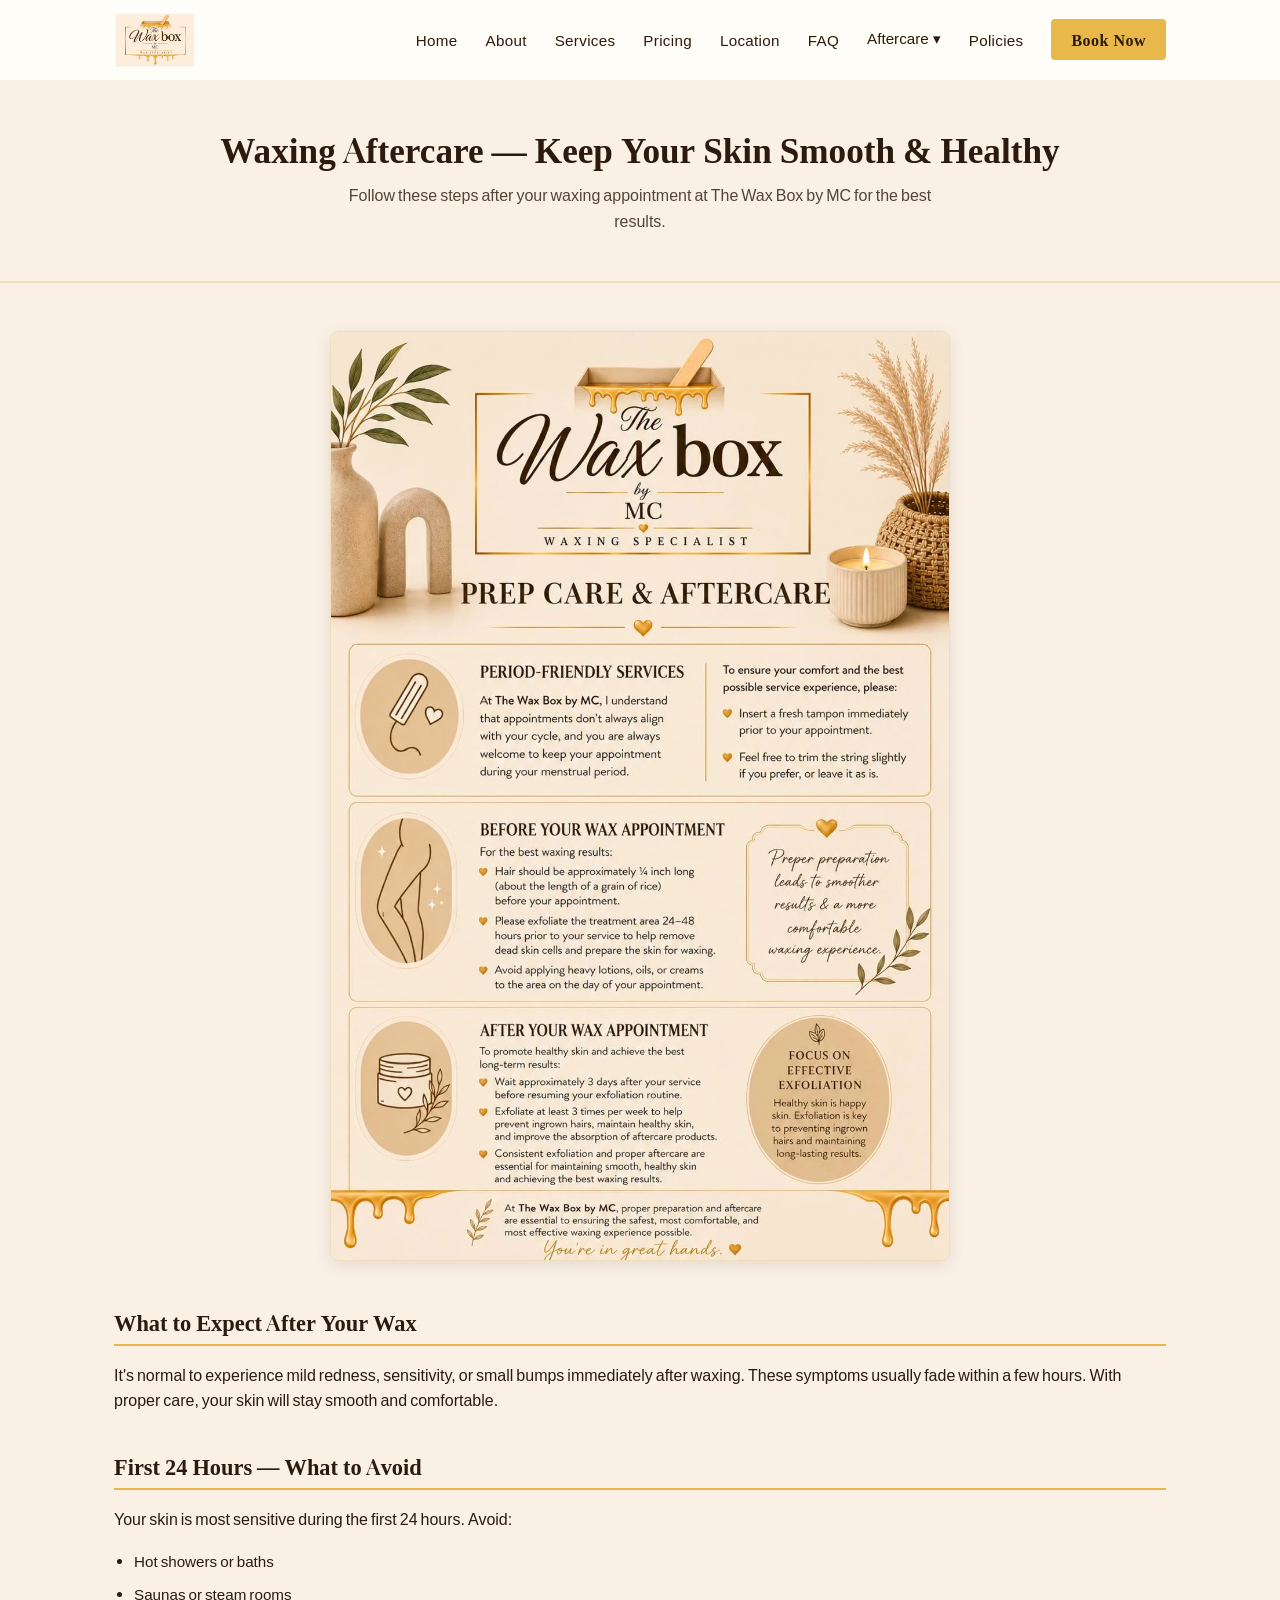
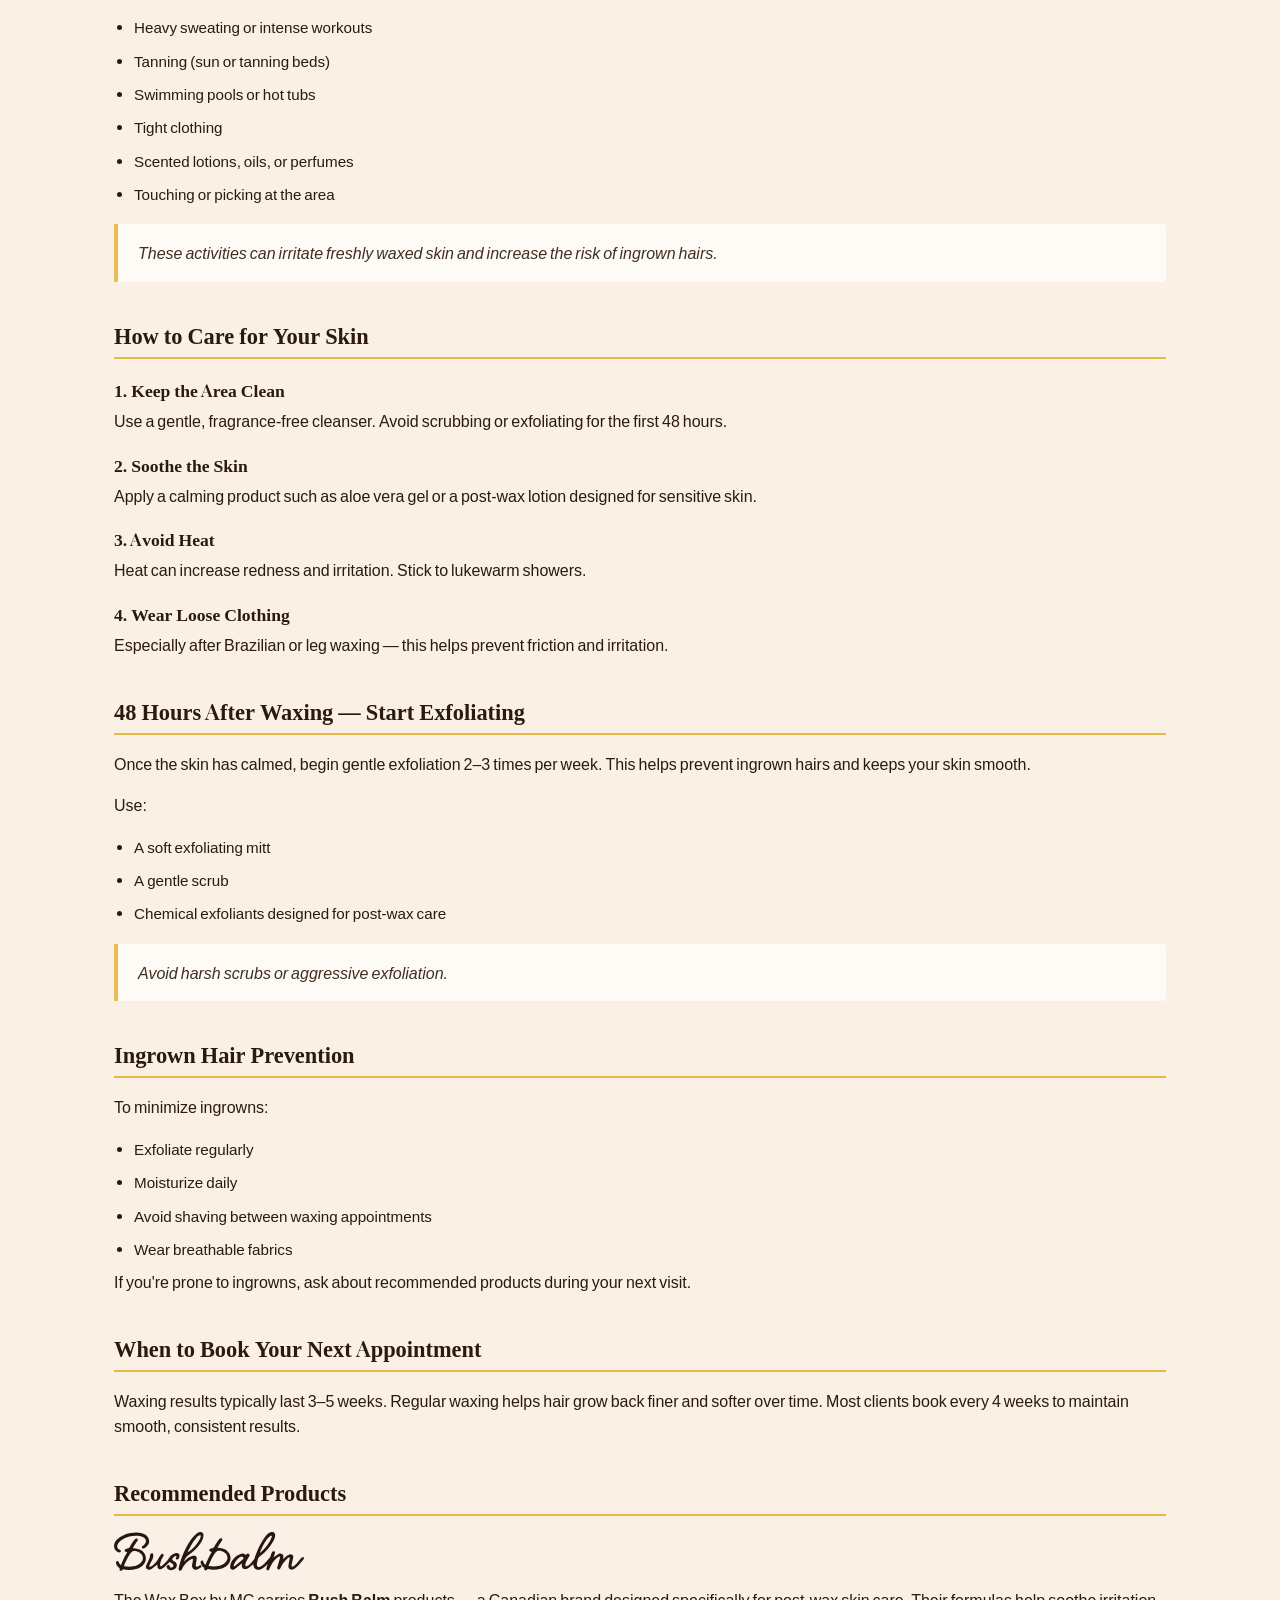
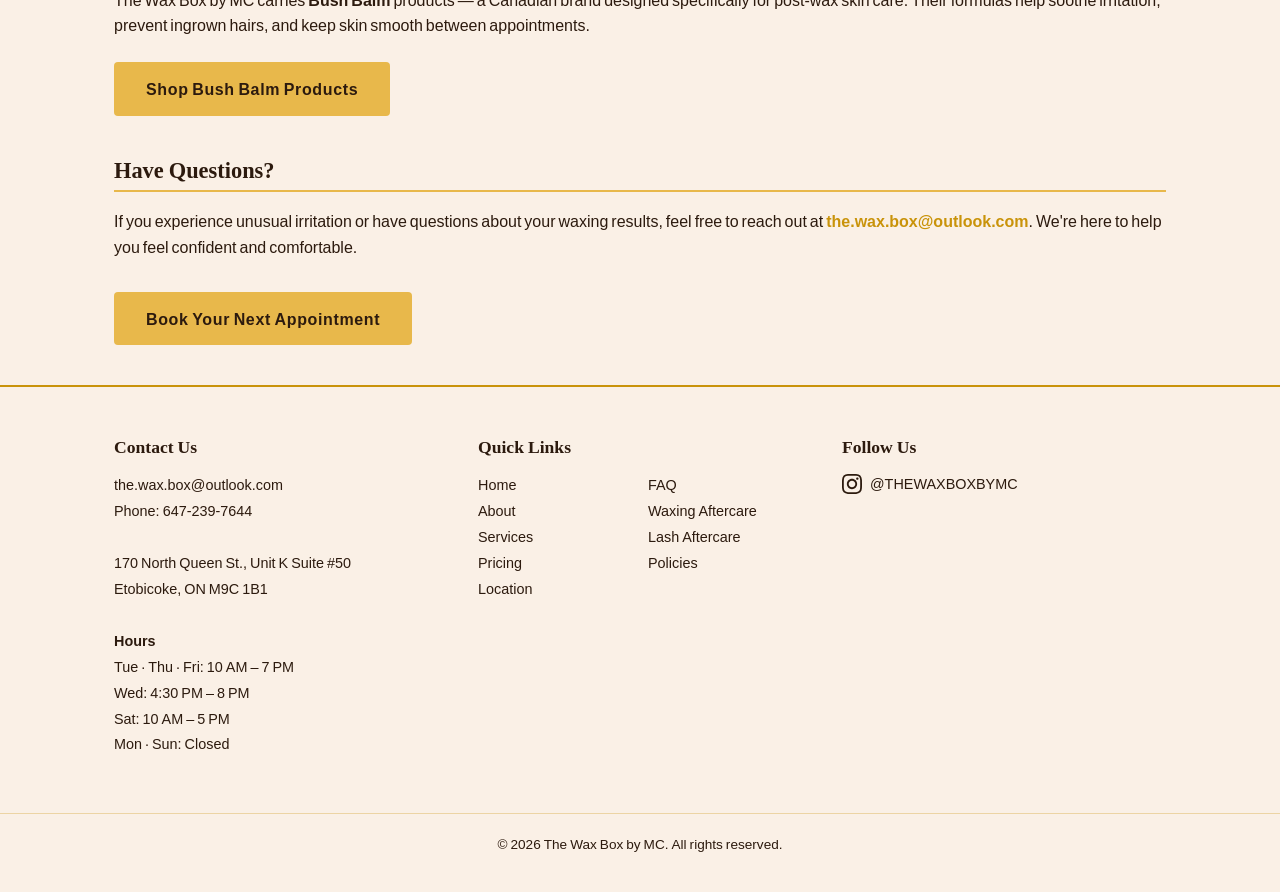
<file: aftercare-waxing.html>
<!DOCTYPE html>
<html lang="en">
<head>
    <meta charset="UTF-8">
    <link rel="icon" type="image/x-icon" href="favicon.ico">
    <link rel="apple-touch-icon" href="apple-touch-icon.png">
    <meta name="viewport" content="width=device-width, initial-scale=1.0">
    <!-- Google Tag Manager -->
    <script>(function(w,d,s,l,i){w[l]=w[l]||[];w[l].push({'gtm.start':
    new Date().getTime(),event:'gtm.js'});var f=d.getElementsByTagName(s)[0],
    j=d.createElement(s),dl=l!='dataLayer'?'&l='+l:'';j.async=true;j.src=
    'https://www.googletagmanager.com/gtm.js?id='+i+dl;f.parentNode.insertBefore(j,f);
    })(window,document,'script','dataLayer','GTM-W5W46TS9');</script>
    <!-- End Google Tag Manager -->
    <title>Waxing Aftercare | The Wax Box by MC Etobicoke</title>
    <meta name="description" content="How to care for your skin after waxing at The Wax Box by MC. Follow these aftercare tips for smooth, healthy skin in Etobicoke.">
    <link rel="preload" as="font" href="fonts/playfair-display-700.woff2" type="font/woff2" crossorigin>
    <link rel="stylesheet" href="css/fonts.css">
    <link rel="stylesheet" href="css/base.css">
    <link rel="stylesheet" href="css/layout.css">
    <link rel="stylesheet" href="css/components.css">
    <meta property="og:type" content="website">
    <meta property="og:url" content="https://thewaxboxbymc.ca/aftercare-waxing.html">
    <meta property="og:title" content="Waxing Aftercare | The Wax Box by MC Etobicoke">
    <meta property="og:description" content="How to care for your skin after waxing. Expert aftercare tips from MC at The Wax Box by MC in Etobicoke.">
    <meta property="og:image" content="https://thewaxboxbymc.ca/images/og-image.jpg">
    <meta property="og:image:width" content="1200">
    <meta property="og:image:height" content="630">
    <meta name="twitter:card" content="summary_large_image">
    <meta name="twitter:title" content="Waxing Aftercare | The Wax Box by MC Etobicoke">
    <meta name="twitter:description" content="How to care for your skin after waxing. Expert aftercare tips from MC at The Wax Box by MC in Etobicoke.">
    <meta name="twitter:image" content="https://thewaxboxbymc.ca/images/og-image.jpg">
    <link rel="canonical" href="https://thewaxboxbymc.ca/aftercare-waxing.html">
    <script type="application/ld+json">
{
  "@context": "https://schema.org",
  "@type": "BeautySalon",
  "@id": "https://thewaxboxbymc.ca/#waxbox",
  "name": "The Wax Box by MC",
  "url": "https://thewaxboxbymc.ca",
  "telephone": "+16472397644",
  "address": {
    "@type": "PostalAddress",
    "streetAddress": "170 North Queen St., Unit K Suite #50",
    "addressLocality": "Etobicoke",
    "addressRegion": "ON",
    "postalCode": "M9C 1B1",
    "addressCountry": "CA"
  }
}
    </script>
    <script type="application/ld+json">
{
  "@context": "https://schema.org",
  "@type": "BreadcrumbList",
  "itemListElement": [
    {
      "@type": "ListItem",
      "position": 1,
      "name": "Home",
      "item": "https://thewaxboxbymc.ca/"
    },
    {
      "@type": "ListItem",
      "position": 2,
      "name": "Waxing Aftercare",
      "item": "https://thewaxboxbymc.ca/aftercare-waxing.html"
    }
  ]
}
    </script>
</head>
<body>
    <!-- Google Tag Manager (noscript) -->
    <noscript><iframe src="https://www.googletagmanager.com/ns.html?id=GTM-W5W46TS9"
    height="0" width="0" style="display:none;visibility:hidden"></iframe></noscript>
    <!-- End Google Tag Manager (noscript) -->
    <nav class="top-nav">
      <div class="nav-container">
        <a href="index.html" class="logo-link">
          <picture>
            <source srcset="images/logo.webp" type="image/webp">
            <img src="images/logo.png" alt="The Wax Box by MC" class="logo" width="1066" height="724">
          </picture>
        </a>
        <ul class="nav-links">
          <li><a href="index.html">Home</a></li>
          <li><a href="about.html">About</a></li>
          <li><a href="services.html">Services</a></li>
          <li><a href="pricing.html">Pricing</a></li>
          <li><a href="location.html">Location</a></li>
          <li><a href="faq.html">FAQ</a></li>
          <li class="dropdown">
            <button class="dropdown-toggle" aria-haspopup="true" aria-expanded="false">
              Aftercare <span class="dropdown-arrow">▾</span>
            </button>
            <ul class="dropdown-menu">
              <li><a href="aftercare-waxing.html">Waxing Aftercare</a></li>
              <li><a href="aftercare-lash.html">Lash Aftercare</a></li>
            </ul>
          </li>
          <li><a href="policies.html">Policies</a></li>
          <li><a href="https://www.fresha.com/book-now/the-wax-box-by-mc-ud9oh5oh/all-offer?share=true&pId=2995913" class="btn-book-now" target="_blank" rel="noopener noreferrer">Book Now</a></li>
        </ul>
        <button class="hamburger" aria-label="Toggle menu" aria-expanded="false">
          <span></span>
          <span></span>
          <span></span>
        </button>
      </div>
    </nav>

    <main>
        <section class="page-hero">
            <h1>Waxing Aftercare — Keep Your Skin Smooth &amp; Healthy</h1>
            <p>Follow these steps after your waxing appointment at The Wax Box by MC for the best results.</p>
        </section>

        <section>
            <div class="page-wrapper">
                <div class="aftercare-diagram" style="margin-bottom: 48px;">
                    <picture>
                        <source srcset="images/prep-care-and-aftercare.webp" type="image/webp">
                        <img src="images/prep-care-and-aftercare.png" alt="The Wax Box by MC guide to period-friendly services and waxing preparation and aftercare" loading="lazy" width="1066" height="1600">
                    </picture>
                </div>

                <div class="aftercare-section">
                    <h2>What to Expect After Your Wax</h2>
                    <p>It's normal to experience mild redness, sensitivity, or small bumps immediately after waxing. These symptoms usually fade within a few hours. With proper care, your skin will stay smooth and comfortable.</p>
                </div>

                <div class="aftercare-section">
                    <h2>First 24 Hours — What to Avoid</h2>
                    <p>Your skin is most sensitive during the first 24 hours. Avoid:</p>
                    <ul>
                        <li>Hot showers or baths</li>
                        <li>Saunas or steam rooms</li>
                        <li>Heavy sweating or intense workouts</li>
                        <li>Tanning (sun or tanning beds)</li>
                        <li>Swimming pools or hot tubs</li>
                        <li>Tight clothing</li>
                        <li>Scented lotions, oils, or perfumes</li>
                        <li>Touching or picking at the area</li>
                    </ul>
                    <div class="aftercare-note">These activities can irritate freshly waxed skin and increase the risk of ingrown hairs.</div>
                </div>

                <div class="aftercare-section">
                    <h2>How to Care for Your Skin</h2>
                    <h3>1. Keep the Area Clean</h3>
                    <p>Use a gentle, fragrance-free cleanser. Avoid scrubbing or exfoliating for the first 48 hours.</p>
                    <h3>2. Soothe the Skin</h3>
                    <p>Apply a calming product such as aloe vera gel or a post-wax lotion designed for sensitive skin.</p>
                    <h3>3. Avoid Heat</h3>
                    <p>Heat can increase redness and irritation. Stick to lukewarm showers.</p>
                    <h3>4. Wear Loose Clothing</h3>
                    <p>Especially after Brazilian or leg waxing — this helps prevent friction and irritation.</p>
                </div>

                <div class="aftercare-section">
                    <h2>48 Hours After Waxing — Start Exfoliating</h2>
                    <p>Once the skin has calmed, begin gentle exfoliation 2–3 times per week. This helps prevent ingrown hairs and keeps your skin smooth.</p>
                    <p>Use:</p>
                    <ul>
                        <li>A soft exfoliating mitt</li>
                        <li>A gentle scrub</li>
                        <li>Chemical exfoliants designed for post-wax care</li>
                    </ul>
                    <div class="aftercare-note">Avoid harsh scrubs or aggressive exfoliation.</div>
                </div>

                <div class="aftercare-section">
                    <h2>Ingrown Hair Prevention</h2>
                    <p>To minimize ingrowns:</p>
                    <ul>
                        <li>Exfoliate regularly</li>
                        <li>Moisturize daily</li>
                        <li>Avoid shaving between waxing appointments</li>
                        <li>Wear breathable fabrics</li>
                    </ul>
                    <p>If you're prone to ingrowns, ask about recommended products during your next visit.</p>
                </div>

                <div class="aftercare-section">
                    <h2>When to Book Your Next Appointment</h2>
                    <p>Waxing results typically last 3–5 weeks. Regular waxing helps hair grow back finer and softer over time. Most clients book every 4 weeks to maintain smooth, consistent results.</p>
                </div>

                <div class="aftercare-section">
                    <h2>Recommended Products</h2>
                    <h3 class="bush-balm-product-title" aria-label="Bush Balm">
                        <svg class="bush-balm-logo" version="1.1" xmlns="http://www.w3.org/2000/svg" xmlns:xlink="http://www.w3.org/1999/xlink" x="0px" y="0px" viewBox="0 0 391 80" style="enable-background:new 0 0 391 80;" xml:space="preserve" aria-hidden="true" focusable="false">
                            <style type="text/css">
                                .st0{fill:#271710;}
                            </style>
                            <path class="st0" d="M231.9,38.1c-6.7-5.6-16.4-5.1-19.1-5.5c0.6-1.2,4.7-8.2,8.9-14c1.6-2.2,1.6-4,0.3-5.1c-1.4-1.2-3.4-0.8-5.2,1.1c-1.4,1.5-2.8,3.2-3.9,4.9c-2.3,3.5-4.4,7.1-6.5,10.7c-1.1,1.9-2.6,3-4.9,3.3c-1.3,0.2-2.2,0.4-3.3,0.8c-1.2,0.4-2.1,1.3-2.2,2.7c-0.1,1.5,0.6,2.6,1.9,3.2c0.6,0.2,0.9,0.4,3.4,0.3c-0.6,1.5-7.9,13.5-12.9,27c0,0-0.1,0-0.1,0c-2.1-1.4-3.7-3.4-4.5-6.5c-0.1-0.4-0.4-0.8-0.7-1.2c-1.4-1.6-3.6-1.3-4.4,0.6c-0.4,0.9-0.5,2-0.4,3c0.3,2.7,1.6,5,3.5,7c1.4,1.5,2.6,2.5,4.3,3.4c0.1-0.1,0.1,0,0,0c-2.6,4.8,4.6,7.8,6.3,2.4c0-0.1-0.1-0.1,0.2,0c9,2.1,18.1,1.8,27.1-0.6c5.6-1.5,10.5-4.2,14.6-8.4C242.9,58.2,241,45.6,231.9,38.1L231.9,38.1z M230.5,61.4c-2.4,3-5.5,5.2-9.1,6.7c-8.4,3.5-17.1,3.6-25.9,2c-0.3-0.1-0.7-0.1-1-0.2c0,0,0,0,0,0v-0.1l0,0c2.7-6.4,11.2-27.5,17.5-30.4c2.4-1.1,9-1.9,16.1,3.5C234.2,47.7,235.4,55.3,230.5,61.4z"></path>
                            <path class="st0" d="M57.8,38.7c-6.7-5.6-16.4-5.1-19.1-5.5c0.5-1.2,4.7-8.2,8.9-14c1.6-2.2,1.6-4,0.3-5.1c-1.4-1.2-3.4-0.8-5.2,1.1c-1.4,1.5-2.8,3.1-3.9,4.9c-2.3,3.5-4.4,7.1-6.5,10.7c-1.1,2-2.6,3-4.9,3.3c-1.3,0.2-2.2,0.4-3.3,0.8c-1.2,0.4-2.1,1.2-2.2,2.7c0,1.5,0.6,2.6,2,3.2c0.5,0.2,0.9,0.4,3.3,0.3c-0.6,1.5-7.9,13.5-12.9,27c0,0,0,0-0.1,0c-2.1-1.4-3.7-3.4-4.5-6.4c-0.1-0.4-0.4-0.9-0.8-1.2c-1.4-1.6-3.6-1.3-4.4,0.6c-0.4,0.9-0.5,2-0.4,3c0.3,2.7,1.6,5,3.4,7c1.4,1.5,2.6,2.5,4.3,3.4c0.1-0.1,0.1,0.1,0,0c-2.6,4.8,4.6,7.8,6.3,2.4c0-0.1,0-0.1,0.2,0c9,2.1,18.1,1.8,27.1-0.5C51,74.7,56,72,60,67.8C68.7,58.9,66.8,46.2,57.8,38.7L57.8,38.7z M56.3,62c-2.5,3-5.5,5.2-9.1,6.7c-8.4,3.5-17.1,3.6-26,2c-0.3-0.1-0.7-0.1-1-0.2c0,0,0,0,0,0v-0.1l0,0C22.9,64,31.5,42.9,37.8,40c2.3-1.1,9-1.9,16.1,3.5C60.1,48.3,61.2,55.9,56.3,62L56.3,62z"></path>
                            <path class="st0" d="M12.3,41.7c2-0.7,2.5-2.8,0.9-4.3c-0.8-0.7-1.7-1.1-2.6-1.6c-3.5-1.9-4.7-4.9-3.6-8.8c1.3-4.8,4.8-7.9,8.6-10.6c10.3-7,21.8-9.5,34-8.7C53.4,8,57,9,60.4,10.9c6.1,3.6,7.1,9.6,2.1,14.7c-1.9,1.9-2.6,2.2-3.4,2.7c-4,2.6-1.1,7.5,3.3,5.1c3.2-1.7,4.6-3.1,6.9-5.9c3.4-4.3,3.8-9,1.8-13.9C68.9,7.9,64.3,4.9,59,3.2c-8.1-2.7-16.5-2.5-24.8-1.1c-10.4,1.8-19.8,5.7-27.6,13c-2.8,2.6-4.8,5.6-5.9,9.2c-2,6.7,0.4,13.5,5.9,16.6C8.4,41.9,10.3,42.3,12.3,41.7z"></path>
                            <path class="st0" d="M177.7,68.3c-0.6,0-1.1,0.2-1.7,0.5c-0.5,0.2-1.1,0.7-1.7,1.2c-0.3,0.2-0.6,0.5-0.9,0.7c-1.5,1.1-2.8,1.2-3.9,0.5c-1.2-0.8-1.3-2-1.1-3.6c0.1-1.1,0.3-2.3,0.5-3.4c0.1-0.8,0.3-1.7,0.4-2.5c0.1-0.6,0.2-1.2,0.3-1.8c0.3-1.9,0.6-3.9,0.7-5.9c0.1-2.6-1.6-4.7-3.9-4.9c-2.1-0.2-4-0.1-5.7,0.4c-3.4,0.8-6.8,2.6-10.4,5.7c-1.6,1.4-3.3,2.8-4.8,4.3c-0.4,0.4-0.9,0.8-1.4,1.2c0.1-0.3,0.2-0.5,0.3-0.8c1.8-5.5,4.6-9.4,8.7-12.1c1.8-1.2,3.4-2.5,5-3.8l0.4-0.3c10.5-8.4,17.4-16.1,22.1-24.9c2.1-3.9,3.3-7.8,3.6-11.8c0.2-2-0.4-3.8-1.6-5.1c-1.3-1.4-3.1-2-5.2-1.9c-3.2,0.2-5.7,2-7.8,3.7c-7,5.6-11.9,12.8-15.8,19.2c-6.6,10.8-12,22.4-16.2,34.5c-1.6,4.8-2.8,9.8-4,14.6c-0.2,0.9-0.4,1.7-0.6,2.6c-0.6,2.4,0.8,4.8,2.4,5.2c0.2,0.1,0.5,0.1,0.8,0.1c1.6,0,3.1-1.3,3.9-3.5l0-0.1c0.6-1.4,1.2-2.9,1.9-4.2c2.7-4.6,6.2-8.7,10.6-12.1c1.9-1.5,4.3-2.9,7.5-4.4c0.8-0.4,1.5-0.3,1.9,0.1c0.4,0.4,0.5,1,0.5,1.8c0,0.6-0.1,1.3-0.3,1.9c0,0.2-0.1,0.4-0.1,0.6c-0.2,0.9-0.3,1.8-0.5,2.6c-0.4,1.8-0.8,3.7-1,5.6c-0.3,2.9,0.4,5.4,1.9,7.2c1.4,1.6,3.3,2.4,5.6,2.4c0.5,0,1,0,1.5-0.1c2.2-0.3,4.4-1.5,5.7-2.4c1.3-0.9,2.1-1.5,3.8-2.8c0.7-0.6,1-1.5,0.6-2.4C179.8,69,178.8,68.3,177.7,68.3L177.7,68.3z M151.3,42c0.3-0.6,0.5-1.2,0.8-1.7c0.6-1.4,1.3-2.9,1.9-4.2c4-8.1,8.6-16.7,15.2-24c2-2.2,4-4.3,6.9-5.3c1.1-0.4,2-0.3,2.4,0.2c0.3,0.4,0.3,1,0.1,1.7c-0.8,3.3-1.8,5.9-3,7.9c-6.4,10.8-13.9,18.9-22.9,24.7c-0.3,0.2-0.7,0.4-1,0.6C151.5,41.9,151.4,42,151.3,42L151.3,42L151.3,42z"></path>
                            <path class="st0" d="M133.7,45.1c-1.1-1.2-2.7-2-4.3-2c-0.3,0-0.6,0-0.9,0.1c-6,0.9-10.9,4-14.5,9.2c-0.5,0.7-0.9,1.4-1.4,2.1c-1.3,1.9-2.6,3.9-4.2,5.5c-3.2,3.4-6.6,6.4-10.5,9.8c-0.4,0.3-1.2,0.6-1.8,0.6c-0.3,0-0.5-0.1-0.6-0.1c-0.5-0.3-0.9-1.6-0.8-2.4l0.1-0.6c0.4-2.7,0.8-5.5,1.8-8c0.9-2.4,2.2-4.6,3.5-6.8c0.4-0.8,0.9-1.5,1.3-2.3c1-1.8,1.4-3.2-0.1-4.5c-0.6-0.5-1.2-0.7-1.8-0.7c-1,0-2,0.5-2.9,1.6c-1.3,1.4-2.3,3.1-3.1,4.3c-0.8,1.3-1.6,2.7-2.3,4c-1.6,2.9-3.3,5.9-5.7,8.3c-3.1,3.1-6.4,6.2-10.6,8.1c-0.3,0.1-0.7,0.2-1.1,0.2c-0.4,0-0.7-0.1-0.8-0.2c-0.3-0.2-0.4-1.1-0.3-1.9c0.1-0.8,0.5-1.6,0.8-2.2c0.6-1.2,1.3-2.5,1.9-3.7c0.9-1.8,1.9-3.6,2.8-5.4c1.7-3.4,3.1-7.2,2.6-11.3c-0.2-1.7-1.2-2.7-2.7-2.8c-1.6-0.2-2.9,0.6-3.5,2.1c-0.3,0.7-0.6,1.6-0.6,2.5c0,4.6-2,8.4-4,12.1c-1.7,3.2-3,5.8-4,8.7c-0.8,2.2-0.5,4.3,0.6,5.9c1.3,1.9,3.8,2.8,6.5,2.3c1.4-0.2,2.9-0.6,4.1-1.4c2.7-1.9,5.4-4,8-6.1c0.9-0.7,1.8-1.4,2.7-2.1c0.4-0.3,0.7-0.6,1.2-1c0,0,0.1-0.1,0.1-0.1c0,0.3,0,0.4,0,0.6c0,0.4,0,0.8,0,1.2c0,0.9,0,1.9,0.1,2.9c0.4,3.1,2.7,5.3,5.6,5.3c0.9,0,1.8-0.2,2.6-0.6c2.6-1.2,4.8-2.6,6.5-4.2c2.1-1.9,4.1-4,6-6c1.2-1.2,2.4-2.5,3.6-3.7c0.3-0.3,1-0.6,1.3-0.6c0.1,0,0.1,0,0.1,0c1.5,0.8,3,1.8,4.4,2.8c0.3,0.2,0.7,0.4,1,0.7c1.6,1.1,2.1,2.6,1.7,4.7c-0.4,1.8-2.3,3.2-4.3,3.2c-1.9-0.1-2.9-0.9-3.2-2.6c-0.3-2.2-1.2-3-3.1-2.9c-1.8,0.1-3.1,1.5-3.2,3.4c-0.1,2.2,0.9,4.1,3.1,5.6c1.8,1.2,3.8,1.8,5.9,1.8c1.7,0,3.5-0.4,5.6-1.2c3.9-1.5,6.1-4.3,6.4-8.2c0.3-3.6-1.3-6.4-4.6-8.4c-0.4-0.2-0.7-0.4-1.1-0.6c-0.9-0.5-1.8-1-2.6-1.6c-0.6-0.5-1.3-1.5-1.3-2.2c0.1-2.6,5.1-7,7.8-6.7c0.5,0,1.1,0.4,1.3,0.8c0,0.2-0.2,0.7-0.5,1.1c-1.4,1.8-1.5,3.4-0.3,4.5c0.6,0.5,1.4,0.8,2.2,0.8c1.1,0,2.1-0.6,2.7-1.6c0.8-1.3,1.8-3.4,2.1-5.6C135.1,47.7,134.6,46.2,133.7,45.1L133.7,45.1z"></path>
                            <path class="st0" d="M390.3,52.3c-0.3-0.4-0.8-0.6-1.5-0.6c-0.9,0-2,0.5-2.8,1.3c-0.6,0.6-1.1,1.2-1.6,1.8c-0.3,0.3-0.5,0.6-0.8,0.9c-1,1.2-2.2,2.6-3.3,3.9c-2.4,3-5,6.1-6.9,7.8c-2.7,2.3-3.4,2.7-5.3,3.6l-0.2,0.1c-0.4,0.2-0.7,0.3-1,0.3c-1.1,0-1.4-1.2-1.4-1.9c-0.1-0.9,0-1.7,0.1-2.4c1.1-4.8,2.1-9.6,3.2-14.3c0.6-2.3,0.1-4.1-1.4-5.4c-1.7-1.6-3.8-2-6-1.3c-5.5,1.9-9.5,5.7-12.6,9.2c-0.2,0.2-0.5,0.5-0.8,0.8c0-0.2,0-0.4,0.1-0.6c0.1-0.6,0.1-1.2,0.2-1.9c0.1-1.2,0.3-2.4,0.4-3.6c0.2-2.1-0.7-3.7-2.6-4.8c-2.6-1.4-5-1.5-6.9-0.4c-2.4,1.4-4.9,3.1-7.8,5.3c-1,0.7-1.8,1.7-2.6,2.6c-0.2,0.2-0.4,0.5-0.6,0.7c0.1-0.3,0.1-0.6,0.2-0.8c0.3-1,0.7-2,1-3c0.7-2,1.4-4.1,2-6.2c0.5-1.6-0.2-2.9-1.7-3.6c-0.5-0.2-1-0.3-1.5-0.3c-1,0-1.9,0.5-2.5,1.4c-0.8,1.3-1.4,2.7-1.9,3.9c-0.4,0.9-0.7,1.9-1,2.9c-0.6,2-1.2,3.8-2.4,5.3c-3.5,4.6-7.7,8.9-11.6,12.9c-3,3.1-6.1,5.1-9.5,6.1c-0.4,0.1-0.9,0.2-1.3,0.2c-1.7,0-3-1-3.4-2.4c-0.5-1.8-0.7-3.4-0.5-4.7c0.4-2.8,1.1-5.5,1.9-8.1c0.9-3.2,2.5-5.6,5.1-7.5c10.8-8.1,19.5-18,26-29.4c2-3.6,4.2-8,4.6-13c0.3-3.4-1.3-5.8-4.4-6.9c-0.6-0.2-1.3-0.3-2-0.3c-1.9,0-3.6,0.9-5.2,1.7l-0.1,0.1c-4,2-6.7,5.3-8.9,8.2c-8.1,11.2-14.7,23.9-20.1,39c-0.3,0.8-0.5,1.7-0.8,2.5c-0.5,1.7-1,3.3-1.8,4.8c-1.7,2.7-4,5.1-6.2,7.4c-2.2,2.3-4.9,4.9-8.5,6.3c-0.7,0.3-1.3,0.4-1.8,0.4c-0.7,0-1.5-0.3-1.5-2.6c-0.1-3.4,1.5-6.3,3-9.1c0.7-1.3,1.5-2.6,2.2-3.8c1.1-1.9,2.2-3.8,3.2-5.7c0.4-0.8,0.5-1.6,0.3-2.3c-0.3-0.8-1-1.5-2-1.9c-1.8-0.8-3.4-0.4-4.6,1.2c-0.5,0.6-0.9,0.9-1.3,0.9c-0.4,0-0.8-0.2-1.3-0.7c-1.4-1.4-3-2.1-5-2.1c-0.9,0-1.8,0.1-2.8,0.4c-7.4,2-13.4,6.4-18.4,13.6c-2.9,4.1-4.4,8.6-4.7,13.3c-0.1,2,0.4,3.7,1.5,4.8c0.9,1,2.2,1.5,3.6,1.5c0.9,0,1.9-0.2,2.9-0.7c1.3-0.6,2.2-1.1,3-1.8c2.6-2.1,5.2-4.3,7.7-6.4c1.3-1.1,2.5-2.1,3.8-3.2c0.4-0.3,0.9-0.7,1.3-1c0.1-0.1,0.3-0.2,0.4-0.3l0.1,0c0,0.4,0,0.9-0.1,1.3c-0.1,1.1-0.1,2.2-0.2,3.3c0,2.2,0.6,4.1,2,5.5c1.2,1.3,2.9,1.9,4.7,1.9c0.9,0,1.8-0.2,2.7-0.4c5.2-1.7,9.2-5.2,13.5-9.1c0.3-0.2,0.6-0.5,0.9-0.8c0,0,0,0,0.1-0.1c0,0.3,0.1,0.5,0,0.7c-0.2,2.8,0.8,5.7,2.7,7.8c2,2.1,4.7,3.3,7.6,3.3c1.8,0,3.6-0.4,5.3-1.3c5.3-2.7,9.5-6.5,13-9.8c0.3-0.3,0.6-0.6,0.9-0.8c0,0.6-0.2,1.1-0.4,1.6c-0.3,0.8-0.5,1.6-0.8,2.4c-0.5,1.5-1,3.1-1.5,4.6c-0.6,1.9,0.5,3.9,2.3,4.5c0.3,0.1,0.6,0.1,0.8,0.1c1.2,0,1.8-1,2.3-1.9c0.1-0.1,0.2-0.3,0.2-0.4c0.1-0.1,0.1-0.2,0.2-0.4l0.1-0.1c0.5-0.9,0.9-1.9,1.3-2.8c0.9-2,1.9-4.1,3-6.1c3.5-6.5,8.3-11.9,14.2-15.9l0.2-0.1c0.6-0.4,1.2-0.8,1.8-0.8c0.3,0,0.6,0.1,0.9,0.3c1,0.6,1,1.4,0.6,2.6c-0.9,3.6-1.9,7-3.1,11.2c-0.4,1.2-0.7,2.4-1.1,3.5c-0.5,1.5-1,3-1.4,4.5c-0.5,1.9,0.5,3.8,2.4,4.4c0.4,0.1,0.7,0.2,1,0.2c1.4,0,2-1.1,2.6-2.1l0-0.1c0.4-0.6,0.6-1.1,0.9-1.7c2.9-6.6,7.4-12.6,13.6-18.5c1-0.9,2-1.7,3.1-2.2c0.2-0.1,0.6-0.2,1-0.2s0.7,0.1,0.9,0.2c0.1,0.1,0.3,0.9,0.2,1.6c-0.2,0.9-0.4,1.9-0.6,2.8c-0.2,0.9-0.5,1.9-0.6,2.9c-0.1,0.7-0.2,1.4-0.4,2.2c-0.5,2.7-1,5.4-1.1,8.2c-0.1,2.2,0.5,4.2,1.8,5.5c1,1.1,2.5,1.7,4.1,1.7c1.6,0,3.5-0.5,5.3-1.5c4-2.1,6.4-4.6,8.9-7.1c0.4-0.4,0.9-0.9,1.3-1.3c2.6-2.6,5-5.6,7.2-8.4c0.8-0.9,1.5-1.9,2.3-2.8C391.2,55,391.3,53.5,390.3,52.3L390.3,52.3z M300.4,43c0.1-0.4,0.3-0.9,0.4-1.3c0.4-1.1,0.8-2.3,1.2-3.4c3.4-7.7,7.7-16.7,13.9-24.7c1.7-2.2,4-4.1,5.7-5.5c0.4-0.3,1.1-0.5,1.8-0.5c0.4,0,0.8,0.1,1,0.2c0.2,0.2,0.6,1.7,0.3,2.4c-1.1,3-2.1,5.7-3.6,8.2c-5.6,9.3-11.7,16.9-18.8,23.2c-0.5,0.4-1,0.8-1.5,1.2C300.8,42.8,300.6,42.9,300.4,43L300.4,43L300.4,43z M266.8,53.4c0,0.3-0.1,0.8-0.2,0.9c-0.2,0.2-0.4,0.5-0.6,0.7c-1.1,1.3-2.3,2.7-3.6,3.9c-4,3.5-8.1,6.9-12.2,10.2l-0.8,0.6c-0.4,0.3-0.9,0.5-1.3,0.7c-0.1,0.1-0.3,0.1-0.4,0.2c-0.6-0.1-1-0.2-1.2-0.5c-0.2-0.3-0.2-0.8-0.1-1.2c0.4-1.7,0.9-3.4,1.7-4.8c3.6-6.1,7.8-10.3,13-13c0.7-0.3,1.5-0.6,2.3-0.7c0,0,0.1,0,0.1,0c0.5,0,0.9,0.2,1,0.3c0.1,0.2,0.2,0.4,0.4,0.6C265.3,52.1,265.8,53,266.8,53.4L266.8,53.4z"></path>
                        </svg>
                    </h3>
                    <p>The Wax Box by MC carries <strong>Bush Balm</strong> products — a Canadian brand designed specifically for post-wax skin care. Their formulas help soothe irritation, prevent ingrown hairs, and keep skin smooth between appointments.</p>
                    <div style="margin-top: 24px;">
                        <a href="https://bushbalm.ca/collections/all" class="btn-primary" target="_blank" rel="noopener noreferrer">Shop Bush Balm Products</a>
                    </div>
                </div>

                <div class="aftercare-section">
                    <h2>Have Questions?</h2>
                    <p>If you experience unusual irritation or have questions about your waxing results, feel free to reach out at <a href="mailto:the.wax.box@outlook.com" style="color: var(--gold); font-weight: 700;">the.wax.box@outlook.com</a>. We're here to help you feel confident and comfortable.</p>
                    <div style="margin-top: 32px;">
                        <a href="https://www.fresha.com/book-now/the-wax-box-by-mc-ud9oh5oh/all-offer?share=true&pId=2995913" class="btn-primary" target="_blank" rel="noopener noreferrer">Book Your Next Appointment</a>
                    </div>
                </div>

            </div>
        </section>
    </main>

    <footer class="site-footer">
      <div class="footer-container">
        <div class="footer-col">
          <h3>Contact Us</h3>
          <p>
            <a href="mailto:the.wax.box@outlook.com">the.wax.box@outlook.com</a><br>
            Phone: <a href="tel:+16472397644">647-239-7644</a><br><br>
            <a href="location.html">170 North Queen St., Unit K Suite #50<br>
            Etobicoke, ON M9C 1B1</a><br><br>
            <strong>Hours</strong><br>
            Tue · Thu · Fri: 10 AM – 7 PM<br>
            Wed: 4:30 PM – 8 PM<br>
            Sat: 10 AM – 5 PM<br>
            Mon · Sun: Closed
          </p>
        </div>
        <div class="footer-col">
          <h3>Quick Links</h3>
          <div class="footer-links-grid">
            <ul>
              <li><a href="index.html">Home</a></li>
              <li><a href="about.html">About</a></li>
              <li><a href="services.html">Services</a></li>
              <li><a href="pricing.html">Pricing</a></li>
              <li><a href="location.html">Location</a></li>
            </ul>
            <ul>
              <li><a href="faq.html">FAQ</a></li>
              <li><a href="aftercare-waxing.html">Waxing Aftercare</a></li>
              <li><a href="aftercare-lash.html">Lash Aftercare</a></li>
              <li><a href="policies.html">Policies</a></li>
            </ul>
          </div>
        </div>
        <div class="footer-col">
          <h3>Follow Us</h3>
          <a href="https://www.instagram.com/thewaxboxbymc" target="_blank" rel="noopener noreferrer" class="footer-instagram-link">
            <svg xmlns="http://www.w3.org/2000/svg" width="20" height="20" viewBox="0 0 24 24" fill="currentColor" aria-hidden="true">
              <path d="M12 2.163c3.204 0 3.584.012 4.85.07 3.252.148 4.771 1.691 4.919 4.919.058 1.265.069 1.645.069 4.849 0 3.205-.012 3.584-.069 4.849-.149 3.225-1.664 4.771-4.919 4.919-1.266.058-1.644.07-4.85.07-3.204 0-3.584-.012-4.849-.07-3.26-.149-4.771-1.699-4.919-4.92-.058-1.265-.07-1.644-.07-4.849 0-3.204.013-3.583.07-4.849.149-3.227 1.664-4.771 4.919-4.919 1.266-.057 1.645-.069 4.849-.069zm0-2.163c-3.259 0-3.667.014-4.947.072-4.358.2-6.78 2.618-6.98 6.98-.059 1.281-.073 1.689-.073 4.948 0 3.259.014 3.668.072 4.948.2 4.358 2.618 6.78 6.98 6.98 1.281.058 1.689.072 4.948.072 3.259 0 3.668-.014 4.948-.072 4.354-.2 6.782-2.618 6.979-6.98.059-1.28.073-1.689.073-4.948 0-3.259-.014-3.667-.072-4.947-.196-4.354-2.617-6.78-6.979-6.98-1.281-.059-1.69-.073-4.949-.073zm0 5.838c-3.403 0-6.162 2.759-6.162 6.162s2.759 6.163 6.162 6.163 6.162-2.759 6.162-6.163c0-3.403-2.759-6.162-6.162-6.162zm0 10.162c-2.209 0-4-1.79-4-4 0-2.209 1.791-4 4-4s4 1.791 4 4c0 2.21-1.791 4-4 4zm6.406-11.845c-.796 0-1.441.645-1.441 1.44s.645 1.44 1.441 1.44c.795 0 1.439-.645 1.439-1.44s-.644-1.44-1.439-1.44z"/>
            </svg>
            <span>@THEWAXBOXBYMC</span>
          </a>
        </div>
      </div>
      <div class="footer-bottom">
        <p>&copy; 2026 The Wax Box by MC. All rights reserved.</p>
      </div>
    </footer>

    <script src="js/main.js"></script>
</body>
</html>
</file>
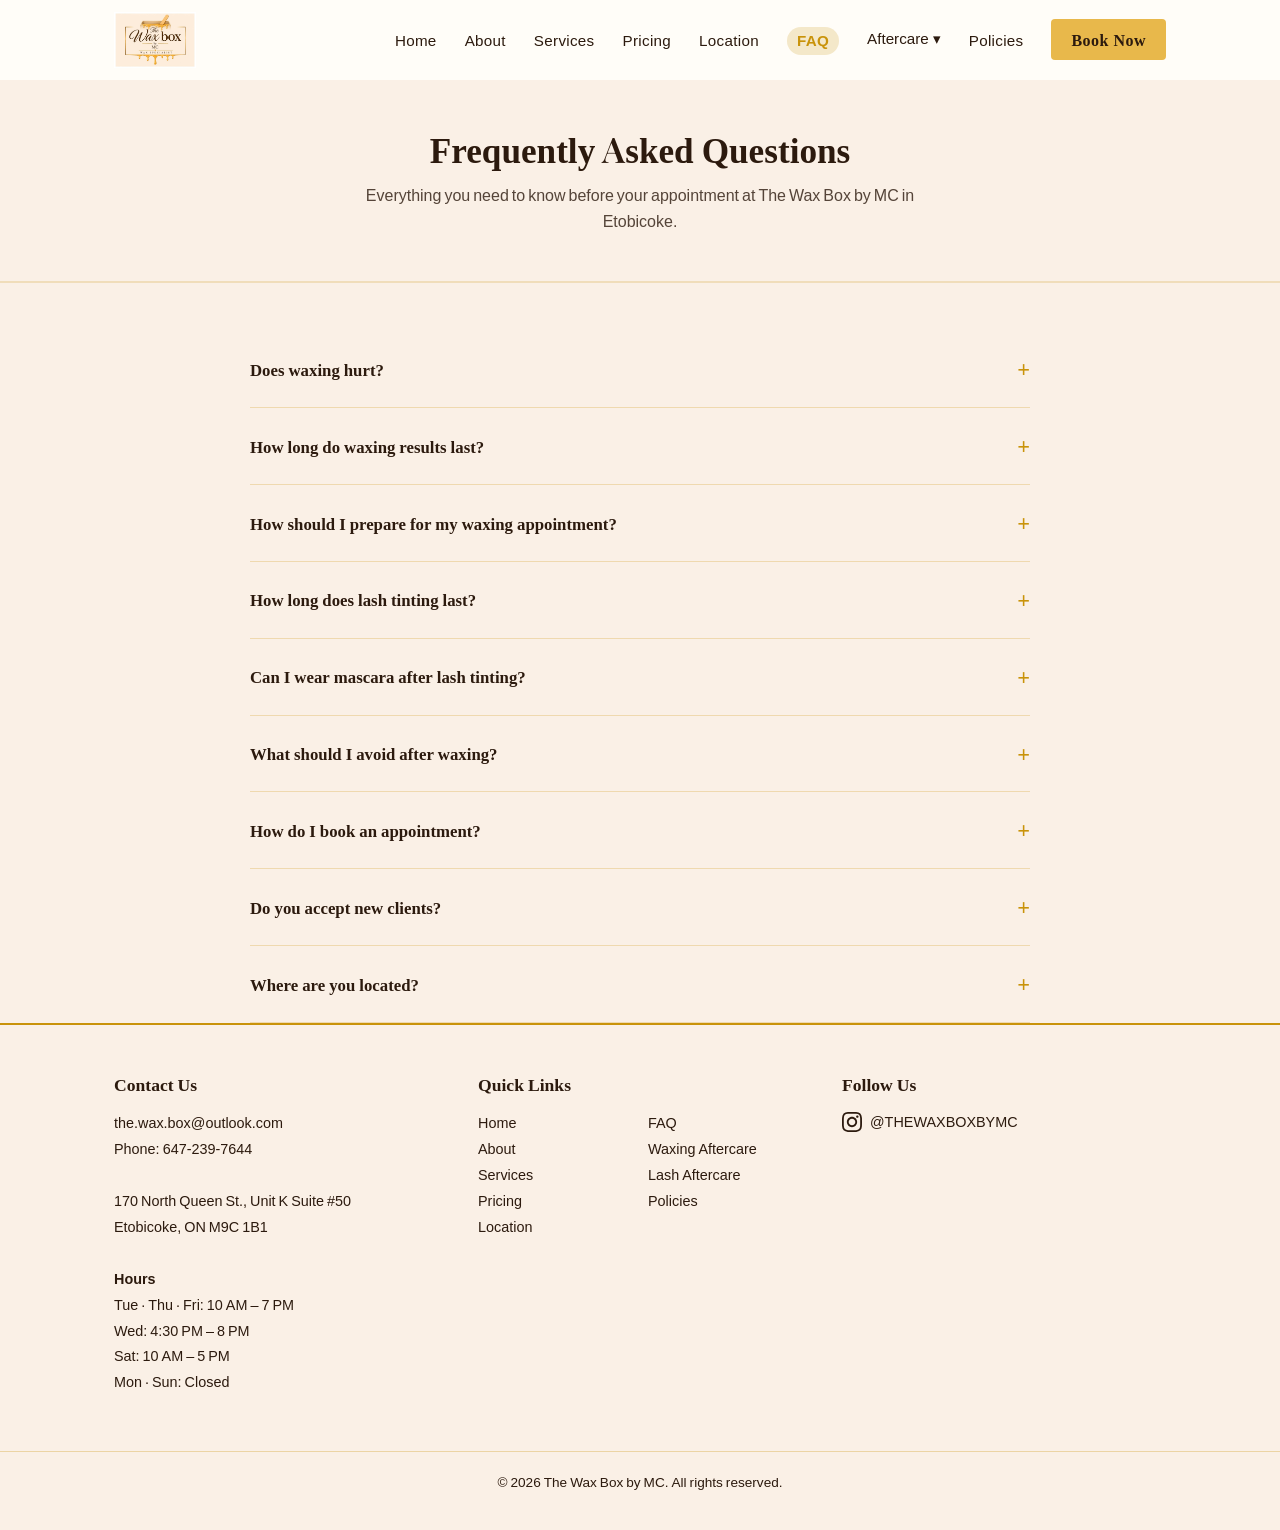
<file: faq.html>
<!DOCTYPE html>
<html lang="en">
<head>
    <meta charset="UTF-8">
    <link rel="icon" type="image/x-icon" href="favicon.ico">
    <link rel="apple-touch-icon" href="apple-touch-icon.png">
    <meta name="viewport" content="width=device-width, initial-scale=1.0">
    <!-- Google Tag Manager -->
    <script>(function(w,d,s,l,i){w[l]=w[l]||[];w[l].push({'gtm.start':
    new Date().getTime(),event:'gtm.js'});var f=d.getElementsByTagName(s)[0],
    j=d.createElement(s),dl=l!='dataLayer'?'&l='+l:'';j.async=true;j.src=
    'https://www.googletagmanager.com/gtm.js?id='+i+dl;f.parentNode.insertBefore(j,f);
    })(window,document,'script','dataLayer','GTM-W5W46TS9');</script>
    <!-- End Google Tag Manager -->
    <title>FAQ | Waxing & Beauty Questions — The Wax Box by MC Etobicoke</title>
    <meta name="description" content="Common questions about waxing, brow tinting, and lash tinting at The Wax Box by MC in Etobicoke. Everything you need to know before your appointment.">
    <link rel="preload" as="font" href="fonts/playfair-display-700.woff2" type="font/woff2" crossorigin>
    <link rel="stylesheet" href="css/fonts.css">
    <link rel="stylesheet" href="css/base.css">
    <link rel="stylesheet" href="css/layout.css">
    <link rel="stylesheet" href="css/components.css">
    <meta property="og:type" content="website">
    <meta property="og:url" content="https://thewaxboxbymc.ca/faq.html">
    <meta property="og:title" content="FAQ | Waxing & Beauty Questions — The Wax Box by MC Etobicoke">
    <meta property="og:description" content="Common questions about waxing, brow tinting, and lash tinting at The Wax Box by MC in Etobicoke. Everything you need to know before your appointment.">
    <meta property="og:image" content="https://thewaxboxbymc.ca/images/og-image.jpg">
    <meta property="og:image:width" content="1200">
    <meta property="og:image:height" content="630">
    <meta name="twitter:card" content="summary_large_image">
    <meta name="twitter:title" content="FAQ | Waxing & Beauty Questions — The Wax Box by MC Etobicoke">
    <meta name="twitter:description" content="Common questions about waxing, brow tinting, and lash tinting at The Wax Box by MC in Etobicoke. Everything you need to know before your appointment.">
    <meta name="twitter:image" content="https://thewaxboxbymc.ca/images/og-image.jpg">
    <link rel="canonical" href="https://thewaxboxbymc.ca/faq.html">
    <script type="application/ld+json">
{
  "@context": "https://schema.org",
  "@type": "BeautySalon",
  "@id": "https://thewaxboxbymc.ca/#waxbox",
  "name": "The Wax Box by MC",
  "url": "https://thewaxboxbymc.ca",
  "telephone": "+16472397644",
  "address": {
    "@type": "PostalAddress",
    "streetAddress": "170 North Queen St., Unit K Suite #50",
    "addressLocality": "Etobicoke",
    "addressRegion": "ON",
    "postalCode": "M9C 1B1",
    "addressCountry": "CA"
  }
}
    </script>
    <script type="application/ld+json">
{
  "@context": "https://schema.org",
  "@type": "BreadcrumbList",
  "itemListElement": [
    {
      "@type": "ListItem",
      "position": 1,
      "name": "Home",
      "item": "https://thewaxboxbymc.ca/"
    },
    {
      "@type": "ListItem",
      "position": 2,
      "name": "FAQ",
      "item": "https://thewaxboxbymc.ca/faq.html"
    }
  ]
}
    </script>
    <script type="application/ld+json">
{
  "@context": "https://schema.org",
  "@type": "FAQPage",
  "mainEntity": [
    {
      "@type": "Question",
      "name": "Does waxing hurt?",
      "acceptedAnswer": {
        "@type": "Answer",
        "text": "Waxing can cause mild discomfort, especially during your first visit, but with over 23 years of experience, I use gentle techniques to make the process as quick and comfortable as possible. Most clients say the anticipation is worse than the actual wax, and it gets easier with every appointment. If you're new to waxing, I'll walk you through everything step-by-step."
      }
    },
    {
      "@type": "Question",
      "name": "How long do waxing results last?",
      "acceptedAnswer": {
        "@type": "Answer",
        "text": "Waxing typically lasts 3–5 weeks, depending on your hair growth cycle. Regular waxing can help hair grow back finer, softer, and slower over time. Many clients notice a significant difference after just a few sessions."
      }
    },
    {
      "@type": "Question",
      "name": "How should I prepare for my waxing appointment?",
      "acceptedAnswer": {
        "@type": "Answer",
        "text": "To get the best results: Exfoliate gently 24 hours before; Avoid lotions, oils, or heavy creams the day of; Ensure hair is at least ¼ inch long; Avoid tanning or sweating right before your appointment; Wear loose clothing if you're getting a Brazilian or leg wax. Proper prep helps reduce discomfort and improves results."
      }
    },
    {
      "@type": "Question",
      "name": "How long does lash tinting last?",
      "acceptedAnswer": {
        "@type": "Answer",
        "text": "Lash tinting typically lasts 4–6 weeks, depending on your natural lash cycle. It's perfect for clients who want darker, more defined lashes without mascara. The results are waterproof, smudge-proof, and ideal for everyday wear."
      }
    },
    {
      "@type": "Question",
      "name": "Can I wear mascara after lash tinting?",
      "acceptedAnswer": {
        "@type": "Answer",
        "text": "Yes — though most clients love the natural, darkened look and skip mascara altogether. If you do wear mascara, avoid waterproof formulas, as they can dry out the lashes and shorten the life of your tint."
      }
    },
    {
      "@type": "Question",
      "name": "What should I avoid after waxing?",
      "acceptedAnswer": {
        "@type": "Answer",
        "text": "For 24 hours, avoid: Hot showers; Saunas; Tanning; Heavy sweating; Tight clothing; Scented lotions or products. This helps prevent irritation and ensures smooth results."
      }
    },
    {
      "@type": "Question",
      "name": "How do I book an appointment?",
      "acceptedAnswer": {
        "@type": "Answer",
        "text": "You can book online via our booking page, or reach out by email at the.wax.box@outlook.com. Appointments are recommended to ensure privacy and proper timing. Walk-ins are not advised due to the personalized nature of each service."
      }
    },
    {
      "@type": "Question",
      "name": "Do you accept new clients?",
      "acceptedAnswer": {
        "@type": "Answer",
        "text": "Absolutely — new clients are always welcome. Whether it's your first wax or your first brow tinting, I'll walk you through everything and make sure you feel comfortable."
      }
    },
    {
      "@type": "Question",
      "name": "Where are you located?",
      "acceptedAnswer": {
        "@type": "Answer",
        "text": "We're at 170 North Queen St., Etobicoke, inside Salons by JC — across from Sherway Gardens. There's lots of free parking, easy access from Highway 427, and quick entry from The Queensway. If you're searching for waxing near me or lash tinting in Etobicoke, you're in the right place."
      }
    }
  ]
}
    </script>
</head>
<body>
    <!-- Google Tag Manager (noscript) -->
    <noscript><iframe src="https://www.googletagmanager.com/ns.html?id=GTM-W5W46TS9"
    height="0" width="0" style="display:none;visibility:hidden"></iframe></noscript>
    <!-- End Google Tag Manager (noscript) -->
    <nav class="top-nav">
      <div class="nav-container">
        <a href="index.html" class="logo-link">
          <picture>
            <source srcset="images/logo.webp" type="image/webp">
            <img src="images/logo.png" alt="The Wax Box by MC" class="logo" width="1066" height="724">
          </picture>
        </a>
        <ul class="nav-links">
          <li><a href="index.html">Home</a></li>
          <li><a href="about.html">About</a></li>
          <li><a href="services.html">Services</a></li>
          <li><a href="pricing.html">Pricing</a></li>
          <li><a href="location.html">Location</a></li>
          <li><a href="faq.html">FAQ</a></li>
          <li class="dropdown">
            <button class="dropdown-toggle" aria-haspopup="true" aria-expanded="false">
              Aftercare <span class="dropdown-arrow">▾</span>
            </button>
            <ul class="dropdown-menu">
              <li><a href="aftercare-waxing.html">Waxing Aftercare</a></li>
              <li><a href="aftercare-lash.html">Lash Aftercare</a></li>
            </ul>
          </li>
          <li><a href="policies.html">Policies</a></li>
          <li><a href="https://www.fresha.com/book-now/the-wax-box-by-mc-ud9oh5oh/all-offer?share=true&pId=2995913" class="btn-book-now" target="_blank" rel="noopener noreferrer">Book Now</a></li>
        </ul>
        <button class="hamburger" aria-label="Toggle menu" aria-expanded="false">
          <span></span>
          <span></span>
          <span></span>
        </button>
      </div>
    </nav>

    <main>
        <section class="page-hero">
            <h1>Frequently Asked Questions</h1>
            <p>Everything you need to know before your appointment at The Wax Box by MC in Etobicoke.</p>
        </section>

        <section>
            <div class="page-wrapper">
                <div class="faq-list">

                    <div class="faq-item">
                        <button class="faq-question" aria-expanded="false">
                            <span>Does waxing hurt?</span>
                            <span class="faq-icon">+</span>
                        </button>
                        <div class="faq-answer">
                            <p>Waxing can cause mild discomfort, especially during your first visit, but with over 23 years of experience, I use gentle techniques to make the process as quick and comfortable as possible. Most clients say the anticipation is worse than the actual wax, and it gets easier with every appointment. If you're new to waxing, I'll walk you through everything step-by-step.</p>
                        </div>
                    </div>

                    <div class="faq-item">
                        <button class="faq-question" aria-expanded="false">
                            <span>How long do waxing results last?</span>
                            <span class="faq-icon">+</span>
                        </button>
                        <div class="faq-answer">
                            <p>Waxing typically lasts 3–5 weeks, depending on your hair growth cycle. Regular waxing can help hair grow back finer, softer, and slower over time. Many clients notice a significant difference after just a few sessions.</p>
                        </div>
                    </div>

                    <div class="faq-item">
                        <button class="faq-question" aria-expanded="false">
                            <span>How should I prepare for my waxing appointment?</span>
                            <span class="faq-icon">+</span>
                        </button>
                        <div class="faq-answer">
                            <p>To get the best results:</p>
                            <ul style="padding-left: 20px; margin-top: 8px; line-height: 1.8;">
                                <li>Exfoliate gently 24 hours before</li>
                                <li>Avoid lotions, oils, or heavy creams the day of</li>
                                <li>Ensure hair is at least ¼ inch long</li>
                                <li>Avoid tanning or sweating right before your appointment</li>
                                <li>Wear loose clothing if you're getting a Brazilian or leg wax</li>
                            </ul>
                            <p style="margin-top: 8px;">Proper prep helps reduce discomfort and improves results.</p>
                        </div>
                    </div>

                    <div class="faq-item">
                        <button class="faq-question" aria-expanded="false">
                            <span>How long does lash tinting last?</span>
                            <span class="faq-icon">+</span>
                        </button>
                        <div class="faq-answer">
                            <p>Lash tinting typically lasts 4–6 weeks, depending on your natural lash cycle. It's perfect for clients who want darker, more defined lashes without mascara. The results are waterproof, smudge-proof, and ideal for everyday wear.</p>
                        </div>
                    </div>

                    <div class="faq-item">
                        <button class="faq-question" aria-expanded="false">
                            <span>Can I wear mascara after lash tinting?</span>
                            <span class="faq-icon">+</span>
                        </button>
                        <div class="faq-answer">
                            <p>Yes — though most clients love the natural, darkened look and skip mascara altogether. If you do wear mascara, avoid waterproof formulas, as they can dry out the lashes and shorten the life of your tint.</p>
                        </div>
                    </div>

                    <div class="faq-item">
                        <button class="faq-question" aria-expanded="false">
                            <span>What should I avoid after waxing?</span>
                            <span class="faq-icon">+</span>
                        </button>
                        <div class="faq-answer">
                            <p>For 24 hours, avoid:</p>
                            <ul style="padding-left: 20px; margin-top: 8px; line-height: 1.8;">
                                <li>Hot showers</li>
                                <li>Saunas</li>
                                <li>Tanning</li>
                                <li>Heavy sweating</li>
                                <li>Tight clothing</li>
                                <li>Scented lotions or products</li>
                            </ul>
                            <p style="margin-top: 8px;">This helps prevent irritation and ensures smooth results.</p>
                        </div>
                    </div>

                    <div class="faq-item">
                        <button class="faq-question" aria-expanded="false">
                            <span>How do I book an appointment?</span>
                            <span class="faq-icon">+</span>
                        </button>
                        <div class="faq-answer">
                            <p>You can book online via our <a href="https://www.fresha.com/book-now/the-wax-box-by-mc-ud9oh5oh/all-offer?share=true&pId=2995913" target="_blank" rel="noopener noreferrer" style="color: var(--gold); font-weight: 700;">booking page</a>, or reach out by email at <a href="mailto:the.wax.box@outlook.com" style="color: var(--gold);">the.wax.box@outlook.com</a>. Appointments are recommended to ensure privacy and proper timing. Walk-ins are not advised due to the personalized nature of each service.</p>
                        </div>
                    </div>

                    <div class="faq-item">
                        <button class="faq-question" aria-expanded="false">
                            <span>Do you accept new clients?</span>
                            <span class="faq-icon">+</span>
                        </button>
                        <div class="faq-answer">
                            <p>Absolutely — new clients are always welcome. Whether it's your first wax or your first brow tinting, I'll walk you through everything and make sure you feel comfortable.</p>
                        </div>
                    </div>

                    <div class="faq-item">
                        <button class="faq-question" aria-expanded="false">
                            <span>Where are you located?</span>
                            <span class="faq-icon">+</span>
                        </button>
                        <div class="faq-answer">
                            <p>We're at <a href="location.html" style="color:var(--gold);font-weight:700;">170 North Queen St., Etobicoke</a>, inside Salons by JC — across from Sherway Gardens. There's lots of free parking, easy access from Highway 427, and quick entry from The Queensway. If you're searching for waxing near me or lash tinting in Etobicoke, you're in the right place.</p>
                        </div>
                    </div>

                </div>
            </div>
        </section>
    </main>

    <footer class="site-footer">
      <div class="footer-container">
        <div class="footer-col">
          <h3>Contact Us</h3>
          <p>
            <a href="mailto:the.wax.box@outlook.com">the.wax.box@outlook.com</a><br>
            Phone: <a href="tel:+16472397644">647-239-7644</a><br><br>
            <a href="location.html">170 North Queen St., Unit K Suite #50<br>
            Etobicoke, ON M9C 1B1</a><br><br>
            <strong>Hours</strong><br>
            Tue · Thu · Fri: 10 AM – 7 PM<br>
            Wed: 4:30 PM – 8 PM<br>
            Sat: 10 AM – 5 PM<br>
            Mon · Sun: Closed
          </p>
        </div>
        <div class="footer-col">
          <h3>Quick Links</h3>
          <div class="footer-links-grid">
            <ul>
              <li><a href="index.html">Home</a></li>
              <li><a href="about.html">About</a></li>
              <li><a href="services.html">Services</a></li>
              <li><a href="pricing.html">Pricing</a></li>
              <li><a href="location.html">Location</a></li>
            </ul>
            <ul>
              <li><a href="faq.html">FAQ</a></li>
              <li><a href="aftercare-waxing.html">Waxing Aftercare</a></li>
              <li><a href="aftercare-lash.html">Lash Aftercare</a></li>
              <li><a href="policies.html">Policies</a></li>
            </ul>
          </div>
        </div>
        <div class="footer-col">
          <h3>Follow Us</h3>
          <a href="https://www.instagram.com/thewaxboxbymc" target="_blank" rel="noopener noreferrer" class="footer-instagram-link">
            <svg xmlns="http://www.w3.org/2000/svg" width="20" height="20" viewBox="0 0 24 24" fill="currentColor" aria-hidden="true">
              <path d="M12 2.163c3.204 0 3.584.012 4.85.07 3.252.148 4.771 1.691 4.919 4.919.058 1.265.069 1.645.069 4.849 0 3.205-.012 3.584-.069 4.849-.149 3.225-1.664 4.771-4.919 4.919-1.266.058-1.644.07-4.85.07-3.204 0-3.584-.012-4.849-.07-3.26-.149-4.771-1.699-4.919-4.92-.058-1.265-.07-1.644-.07-4.849 0-3.204.013-3.583.07-4.849.149-3.227 1.664-4.771 4.919-4.919 1.266-.057 1.645-.069 4.849-.069zm0-2.163c-3.259 0-3.667.014-4.947.072-4.358.2-6.78 2.618-6.98 6.98-.059 1.281-.073 1.689-.073 4.948 0 3.259.014 3.668.072 4.948.2 4.358 2.618 6.78 6.98 6.98 1.281.058 1.689.072 4.948.072 3.259 0 3.668-.014 4.948-.072 4.354-.2 6.782-2.618 6.979-6.98.059-1.28.073-1.689.073-4.948 0-3.259-.014-3.667-.072-4.947-.196-4.354-2.617-6.78-6.979-6.98-1.281-.059-1.69-.073-4.949-.073zm0 5.838c-3.403 0-6.162 2.759-6.162 6.162s2.759 6.163 6.162 6.163 6.162-2.759 6.162-6.163c0-3.403-2.759-6.162-6.162-6.162zm0 10.162c-2.209 0-4-1.79-4-4 0-2.209 1.791-4 4-4s4 1.791 4 4c0 2.21-1.791 4-4 4zm6.406-11.845c-.796 0-1.441.645-1.441 1.44s.645 1.44 1.441 1.44c.795 0 1.439-.645 1.439-1.44s-.644-1.44-1.439-1.44z"/>
            </svg>
            <span>@THEWAXBOXBYMC</span>
          </a>
        </div>
      </div>
      <div class="footer-bottom">
        <p>&copy; 2026 The Wax Box by MC. All rights reserved.</p>
      </div>
    </footer>

    <script src="js/main.js"></script>
</body>
</html>
</file>
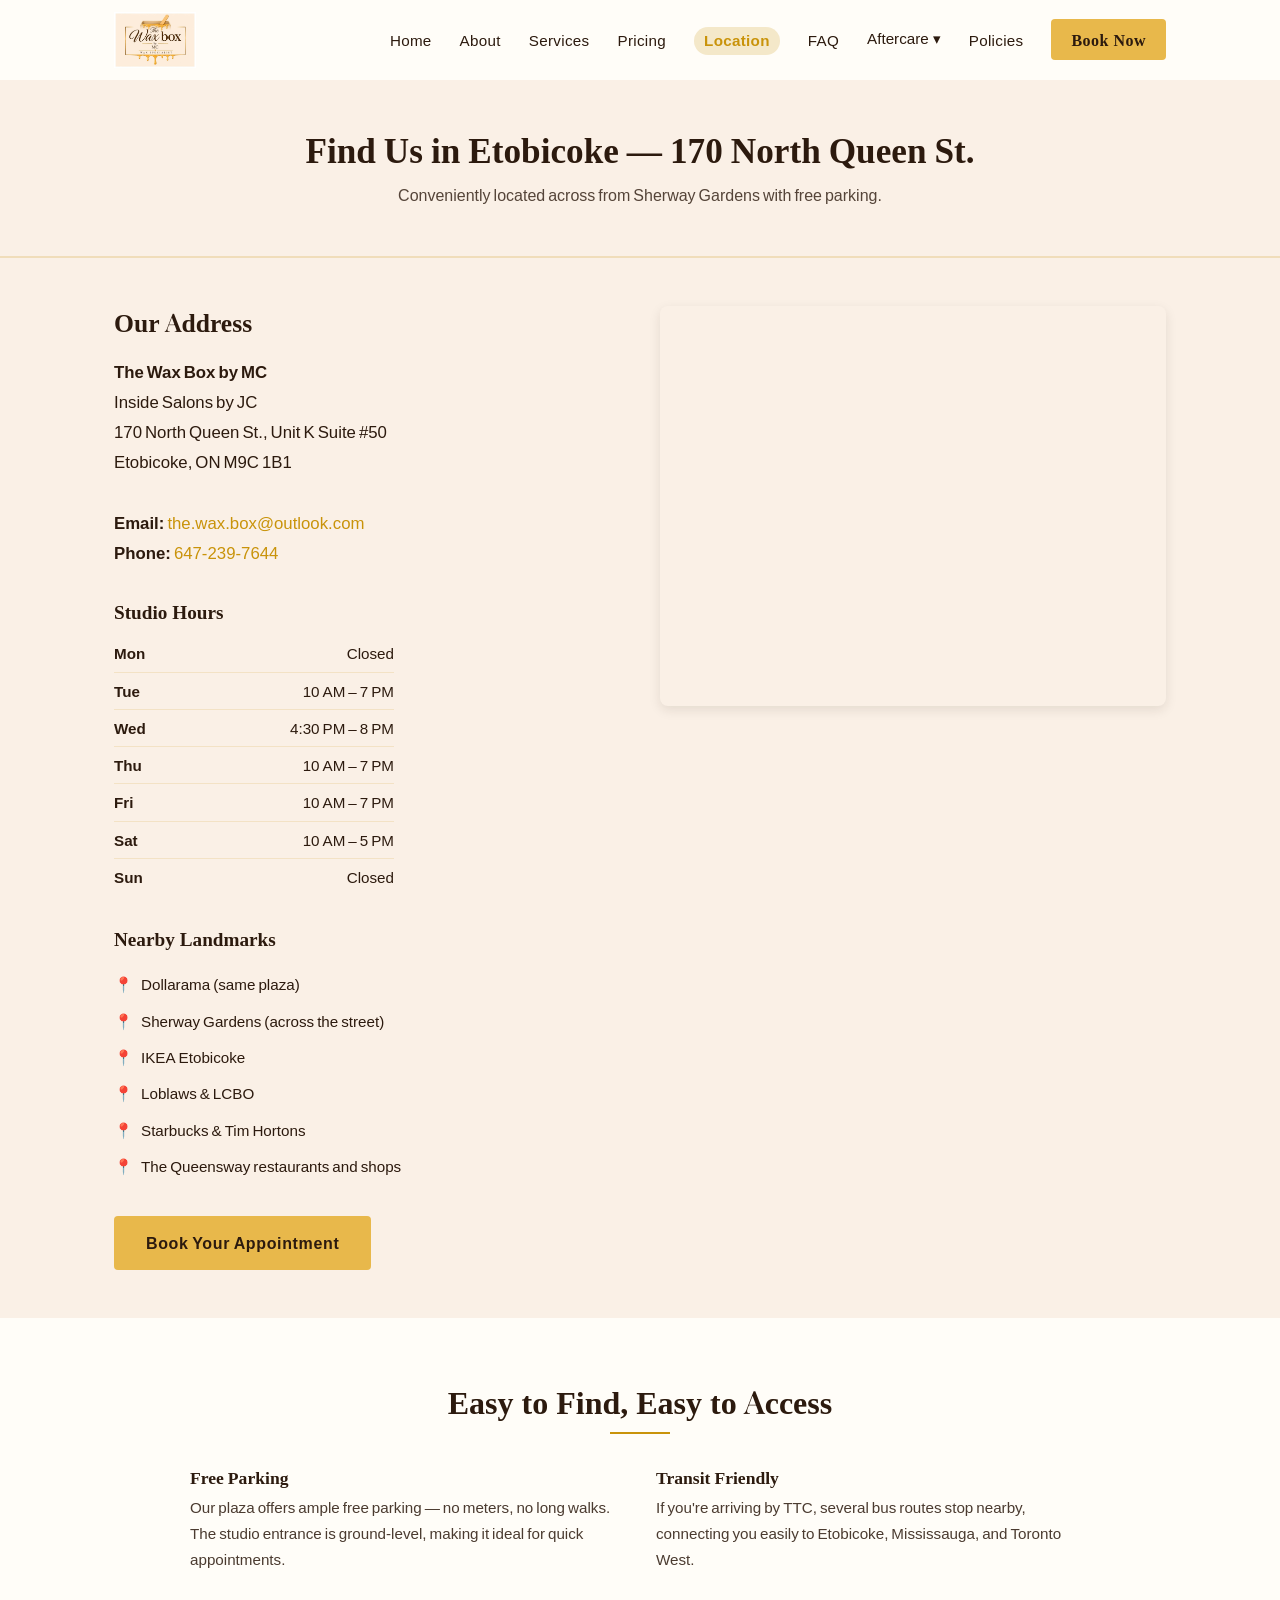
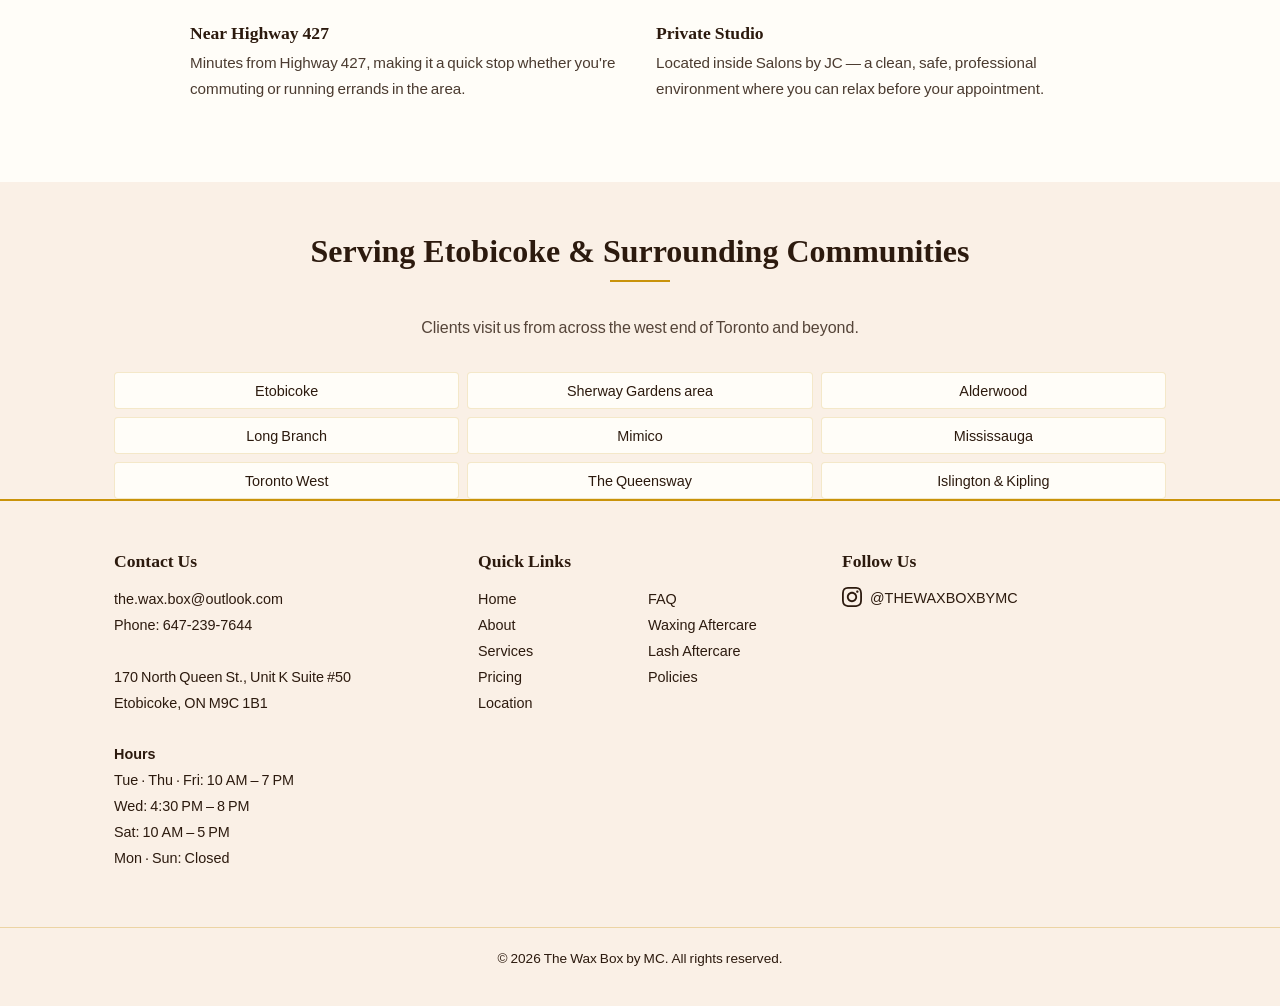
<file: location.html>
<!DOCTYPE html>
<html lang="en">
<head>
    <meta charset="UTF-8">
    <link rel="icon" type="image/x-icon" href="favicon.ico">
    <link rel="apple-touch-icon" href="apple-touch-icon.png">
    <meta name="viewport" content="width=device-width, initial-scale=1.0">
    <!-- Google Tag Manager -->
    <script>(function(w,d,s,l,i){w[l]=w[l]||[];w[l].push({'gtm.start':
    new Date().getTime(),event:'gtm.js'});var f=d.getElementsByTagName(s)[0],
    j=d.createElement(s),dl=l!='dataLayer'?'&l='+l:'';j.async=true;j.src=
    'https://www.googletagmanager.com/gtm.js?id='+i+dl;f.parentNode.insertBefore(j,f);
    })(window,document,'script','dataLayer','GTM-W5W46TS9');</script>
    <!-- End Google Tag Manager -->
    <title>Location | The Wax Box by MC — 170 North Queen St. Etobicoke</title>
    <meta name="description" content="Find The Wax Box by MC at 170 North Queen St., Etobicoke — near Sherway Gardens with free parking. Easy access by car or TTC.">
    <link rel="preload" as="font" href="fonts/playfair-display-700.woff2" type="font/woff2" crossorigin>
    <link rel="stylesheet" href="css/fonts.css">
    <link rel="stylesheet" href="css/base.css">
    <link rel="stylesheet" href="css/layout.css">
    <link rel="stylesheet" href="css/components.css">
    <meta property="og:type" content="website">
    <meta property="og:url" content="https://thewaxboxbymc.ca/location.html">
    <meta property="og:title" content="Location | The Wax Box by MC — 170 North Queen St Etobicoke">
    <meta property="og:description" content="Find The Wax Box by MC at 170 North Queen St., Unit K Suite 50, Etobicoke. Free parking, near Sherway Gardens and Highway 427.">
    <meta property="og:image" content="https://thewaxboxbymc.ca/images/og-image.jpg">
    <meta property="og:image:width" content="1200">
    <meta property="og:image:height" content="630">
    <meta name="twitter:card" content="summary_large_image">
    <meta name="twitter:title" content="Location | The Wax Box by MC — 170 North Queen St Etobicoke">
    <meta name="twitter:description" content="Find The Wax Box by MC at 170 North Queen St., Unit K Suite 50, Etobicoke. Free parking, near Sherway Gardens and Highway 427.">
    <meta name="twitter:image" content="https://thewaxboxbymc.ca/images/og-image.jpg">
    <link rel="canonical" href="https://thewaxboxbymc.ca/location.html">
    <script type="application/ld+json">
{
  "@context": "https://schema.org",
  "@type": "BeautySalon",
  "@id": "https://thewaxboxbymc.ca/#waxbox",
  "name": "The Wax Box by MC",
  "url": "https://thewaxboxbymc.ca",
  "telephone": "+16472397644",
  "address": {
    "@type": "PostalAddress",
    "streetAddress": "170 North Queen St., Unit K Suite #50",
    "addressLocality": "Etobicoke",
    "addressRegion": "ON",
    "postalCode": "M9C 1B1",
    "addressCountry": "CA"
  }
}
    </script>
    <script type="application/ld+json">
{
  "@context": "https://schema.org",
  "@type": "BreadcrumbList",
  "itemListElement": [
    {
      "@type": "ListItem",
      "position": 1,
      "name": "Home",
      "item": "https://thewaxboxbymc.ca/"
    },
    {
      "@type": "ListItem",
      "position": 2,
      "name": "Location",
      "item": "https://thewaxboxbymc.ca/location.html"
    }
  ]
}
    </script>
</head>
<body>
    <!-- Google Tag Manager (noscript) -->
    <noscript><iframe src="https://www.googletagmanager.com/ns.html?id=GTM-W5W46TS9"
    height="0" width="0" style="display:none;visibility:hidden"></iframe></noscript>
    <!-- End Google Tag Manager (noscript) -->
    <nav class="top-nav">
      <div class="nav-container">
        <a href="index.html" class="logo-link">
          <picture>
            <source srcset="images/logo.webp" type="image/webp">
            <img src="images/logo.png" alt="The Wax Box by MC" class="logo" width="1066" height="724">
          </picture>
        </a>
        <ul class="nav-links">
          <li><a href="index.html">Home</a></li>
          <li><a href="about.html">About</a></li>
          <li><a href="services.html">Services</a></li>
          <li><a href="pricing.html">Pricing</a></li>
          <li><a href="location.html">Location</a></li>
          <li><a href="faq.html">FAQ</a></li>
          <li class="dropdown">
            <button class="dropdown-toggle" aria-haspopup="true" aria-expanded="false">
              Aftercare <span class="dropdown-arrow">▾</span>
            </button>
            <ul class="dropdown-menu">
              <li><a href="aftercare-waxing.html">Waxing Aftercare</a></li>
              <li><a href="aftercare-lash.html">Lash Aftercare</a></li>
            </ul>
          </li>
          <li><a href="policies.html">Policies</a></li>
          <li><a href="https://www.fresha.com/book-now/the-wax-box-by-mc-ud9oh5oh/all-offer?share=true&pId=2995913" class="btn-book-now" target="_blank" rel="noopener noreferrer">Book Now</a></li>
        </ul>
        <button class="hamburger" aria-label="Toggle menu" aria-expanded="false">
          <span></span>
          <span></span>
          <span></span>
        </button>
      </div>
    </nav>

    <main>
        <section class="page-hero">
            <h1>Find Us in Etobicoke — 170 North Queen St.</h1>
            <p>Conveniently located across from Sherway Gardens with free parking.</p>
        </section>

        <section>
            <div class="page-wrapper">
                <div class="location-grid">
                    <div>
                        <h2 style="font-family: var(--font-display); font-size: 1.6rem; color: var(--chocolate); margin-bottom: 20px;">Our Address</h2>
                        <div class="location-address">
                            <strong>The Wax Box by MC</strong><br>
                            Inside Salons by JC<br>
                            170 North Queen St., Unit K Suite #50<br>
                            Etobicoke, ON M9C 1B1<br><br>
                            <strong>Email:</strong> <a href="mailto:the.wax.box@outlook.com" style="color: var(--gold);">the.wax.box@outlook.com</a><br>
                            <strong>Phone:</strong> <a href="tel:+16472397644" style="color: var(--gold);">647-239-7644</a>
                        </div>

                        <h3 style="font-family: var(--font-display); font-size: 1.2rem; color: var(--chocolate); margin: 32px 0 12px;">Studio Hours</h3>
                        <ul class="hours-list" style="margin-bottom: 24px;">
                            <li><span>Mon</span> Closed</li>
                            <li><span>Tue</span> 10 AM – 7 PM</li>
                            <li><span>Wed</span> 4:30 PM – 8 PM</li>
                            <li><span>Thu</span> 10 AM – 7 PM</li>
                            <li><span>Fri</span> 10 AM – 7 PM</li>
                            <li><span>Sat</span> 10 AM – 5 PM</li>
                            <li><span>Sun</span> Closed</li>
                        </ul>

                        <h3 style="font-family: var(--font-display); font-size: 1.2rem; color: var(--chocolate); margin: 32px 0 16px;">Nearby Landmarks</h3>
                        <ul class="landmark-list">
                            <li>Dollarama (same plaza)</li>
                            <li>Sherway Gardens (across the street)</li>
                            <li>IKEA Etobicoke</li>
                            <li>Loblaws &amp; LCBO</li>
                            <li>Starbucks &amp; Tim Hortons</li>
                            <li>The Queensway restaurants and shops</li>
                        </ul>

                        <div style="margin-top: 32px;">
                            <a href="https://www.fresha.com/book-now/the-wax-box-by-mc-ud9oh5oh/all-offer?share=true&pId=2995913" class="btn-primary" target="_blank" rel="noopener noreferrer">Book Your Appointment</a>
                        </div>
                    </div>

                    <div>
                        <!-- TODO: Add the client-supplied storefront photo here when it is available in /images. -->
                        <iframe
                            class="map-embed"
                            src="https://www.google.com/maps/embed?pb=!1m18!1m12!1m3!1d2886.9!2d-79.5597914!3d43.6186573!2m3!1f0!2f0!3f0!3m2!1i1024!2i768!4f13.1!3m3!1m2!1s0x882b376640d77ae3%3A0xbe84e08b7499a08f!2sThe%20Wax%20Box%20by%20MC!5e0!3m2!1sen!2sca!4v1791200000!5m2!1sen!2sca"
                            allowfullscreen=""
                            loading="lazy"
                            referrerpolicy="no-referrer-when-downgrade"
                            title="The Wax Box by MC location — 170 North Queen St., Etobicoke">
                        </iframe>
                    </div>
                </div>
            </div>
        </section>

        <section class="bg-warm-white">
            <div class="page-wrapper">
                <h2 class="section-title">Easy to Find, Easy to Access</h2>
                <span class="gold-divider"></span>
                <div class="features-grid" style="max-width: 900px; margin: 0 auto;">
                    <div class="feature-item">
                        <h3>Free Parking</h3>
                        <p>Our plaza offers ample free parking — no meters, no long walks. The studio entrance is ground-level, making it ideal for quick appointments.</p>
                    </div>
                    <div class="feature-item">
                        <h3>Transit Friendly</h3>
                        <p>If you're arriving by TTC, several bus routes stop nearby, connecting you easily to Etobicoke, Mississauga, and Toronto West.</p>
                    </div>
                    <div class="feature-item">
                        <h3>Near Highway 427</h3>
                        <p>Minutes from Highway 427, making it a quick stop whether you're commuting or running errands in the area.</p>
                    </div>
                    <div class="feature-item">
                        <h3>Private Studio</h3>
                        <p>Located inside Salons by JC — a clean, safe, professional environment where you can relax before your appointment.</p>
                    </div>
                </div>
            </div>
        </section>

        <section>
            <div class="page-wrapper">
                <h2 class="section-title">Serving Etobicoke &amp; Surrounding Communities</h2>
                <span class="gold-divider"></span>
                <p style="text-align: center; font-family: var(--font-body); color: var(--chocolate); opacity: 0.8; margin-bottom: 32px;">Clients visit us from across the west end of Toronto and beyond.</p>
                <div class="communities-grid">
                    <span>Etobicoke</span>
                    <span>Sherway Gardens area</span>
                    <span>Alderwood</span>
                    <span>Long Branch</span>
                    <span>Mimico</span>
                    <span>Mississauga</span>
                    <span>Toronto West</span>
                    <span>The Queensway</span>
                    <span>Islington &amp; Kipling</span>
                </div>
            </div>
        </section>
    </main>

    <footer class="site-footer">
      <div class="footer-container">
        <div class="footer-col">
          <h3>Contact Us</h3>
          <p>
            <a href="mailto:the.wax.box@outlook.com">the.wax.box@outlook.com</a><br>
            Phone: <a href="tel:+16472397644">647-239-7644</a><br><br>
            <a href="location.html">170 North Queen St., Unit K Suite #50<br>
            Etobicoke, ON M9C 1B1</a><br><br>
            <strong>Hours</strong><br>
            Tue · Thu · Fri: 10 AM – 7 PM<br>
            Wed: 4:30 PM – 8 PM<br>
            Sat: 10 AM – 5 PM<br>
            Mon · Sun: Closed
          </p>
        </div>
        <div class="footer-col">
          <h3>Quick Links</h3>
          <div class="footer-links-grid">
            <ul>
              <li><a href="index.html">Home</a></li>
              <li><a href="about.html">About</a></li>
              <li><a href="services.html">Services</a></li>
              <li><a href="pricing.html">Pricing</a></li>
              <li><a href="location.html">Location</a></li>
            </ul>
            <ul>
              <li><a href="faq.html">FAQ</a></li>
              <li><a href="aftercare-waxing.html">Waxing Aftercare</a></li>
              <li><a href="aftercare-lash.html">Lash Aftercare</a></li>
              <li><a href="policies.html">Policies</a></li>
            </ul>
          </div>
        </div>
        <div class="footer-col">
          <h3>Follow Us</h3>
          <a href="https://www.instagram.com/thewaxboxbymc" target="_blank" rel="noopener noreferrer" class="footer-instagram-link">
            <svg xmlns="http://www.w3.org/2000/svg" width="20" height="20" viewBox="0 0 24 24" fill="currentColor" aria-hidden="true">
              <path d="M12 2.163c3.204 0 3.584.012 4.85.07 3.252.148 4.771 1.691 4.919 4.919.058 1.265.069 1.645.069 4.849 0 3.205-.012 3.584-.069 4.849-.149 3.225-1.664 4.771-4.919 4.919-1.266.058-1.644.07-4.85.07-3.204 0-3.584-.012-4.849-.07-3.26-.149-4.771-1.699-4.919-4.92-.058-1.265-.07-1.644-.07-4.849 0-3.204.013-3.583.07-4.849.149-3.227 1.664-4.771 4.919-4.919 1.266-.057 1.645-.069 4.849-.069zm0-2.163c-3.259 0-3.667.014-4.947.072-4.358.2-6.78 2.618-6.98 6.98-.059 1.281-.073 1.689-.073 4.948 0 3.259.014 3.668.072 4.948.2 4.358 2.618 6.78 6.98 6.98 1.281.058 1.689.072 4.948.072 3.259 0 3.668-.014 4.948-.072 4.354-.2 6.782-2.618 6.979-6.98.059-1.28.073-1.689.073-4.948 0-3.259-.014-3.667-.072-4.947-.196-4.354-2.617-6.78-6.979-6.98-1.281-.059-1.69-.073-4.949-.073zm0 5.838c-3.403 0-6.162 2.759-6.162 6.162s2.759 6.163 6.162 6.163 6.162-2.759 6.162-6.163c0-3.403-2.759-6.162-6.162-6.162zm0 10.162c-2.209 0-4-1.79-4-4 0-2.209 1.791-4 4-4s4 1.791 4 4c0 2.21-1.791 4-4 4zm6.406-11.845c-.796 0-1.441.645-1.441 1.44s.645 1.44 1.441 1.44c.795 0 1.439-.645 1.439-1.44s-.644-1.44-1.439-1.44z"/>
            </svg>
            <span>@THEWAXBOXBYMC</span>
          </a>
        </div>
      </div>
      <div class="footer-bottom">
        <p>&copy; 2026 The Wax Box by MC. All rights reserved.</p>
      </div>
    </footer>

    <script src="js/main.js"></script>
</body>
</html>
</file>
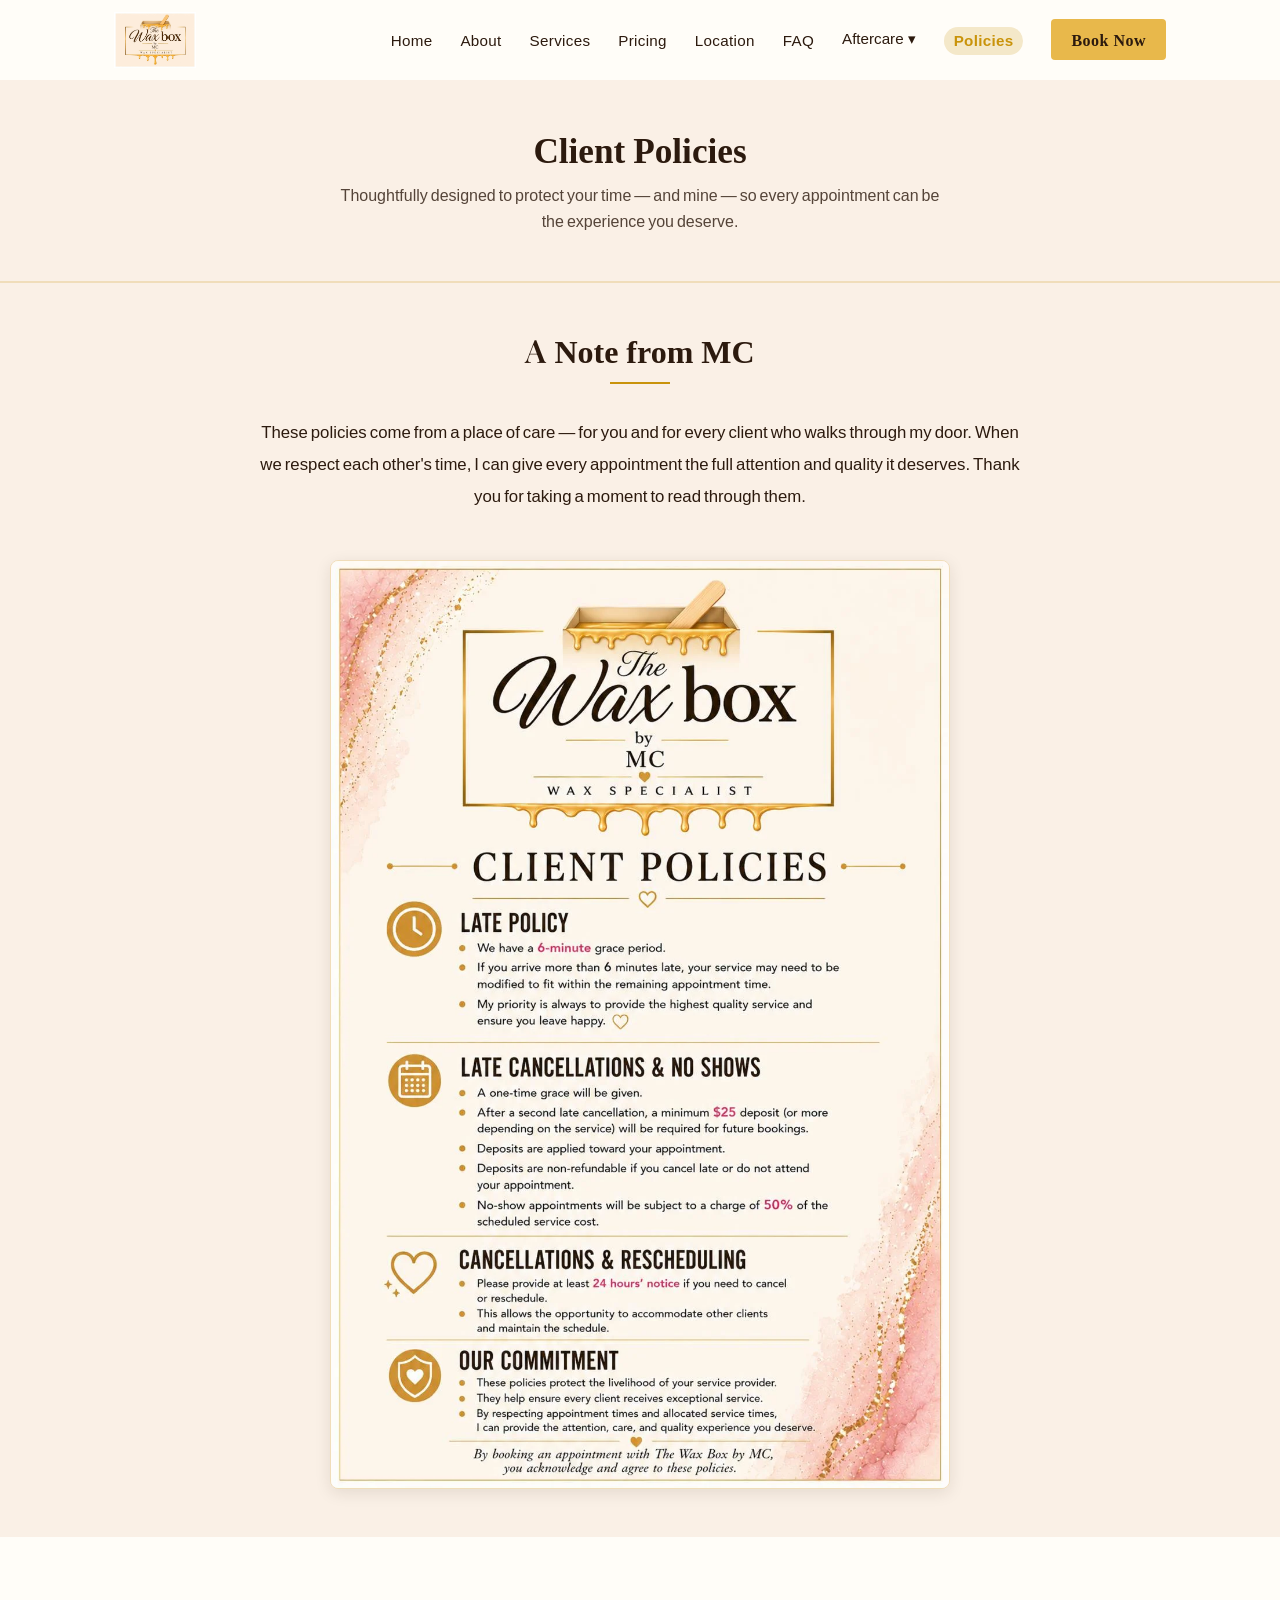
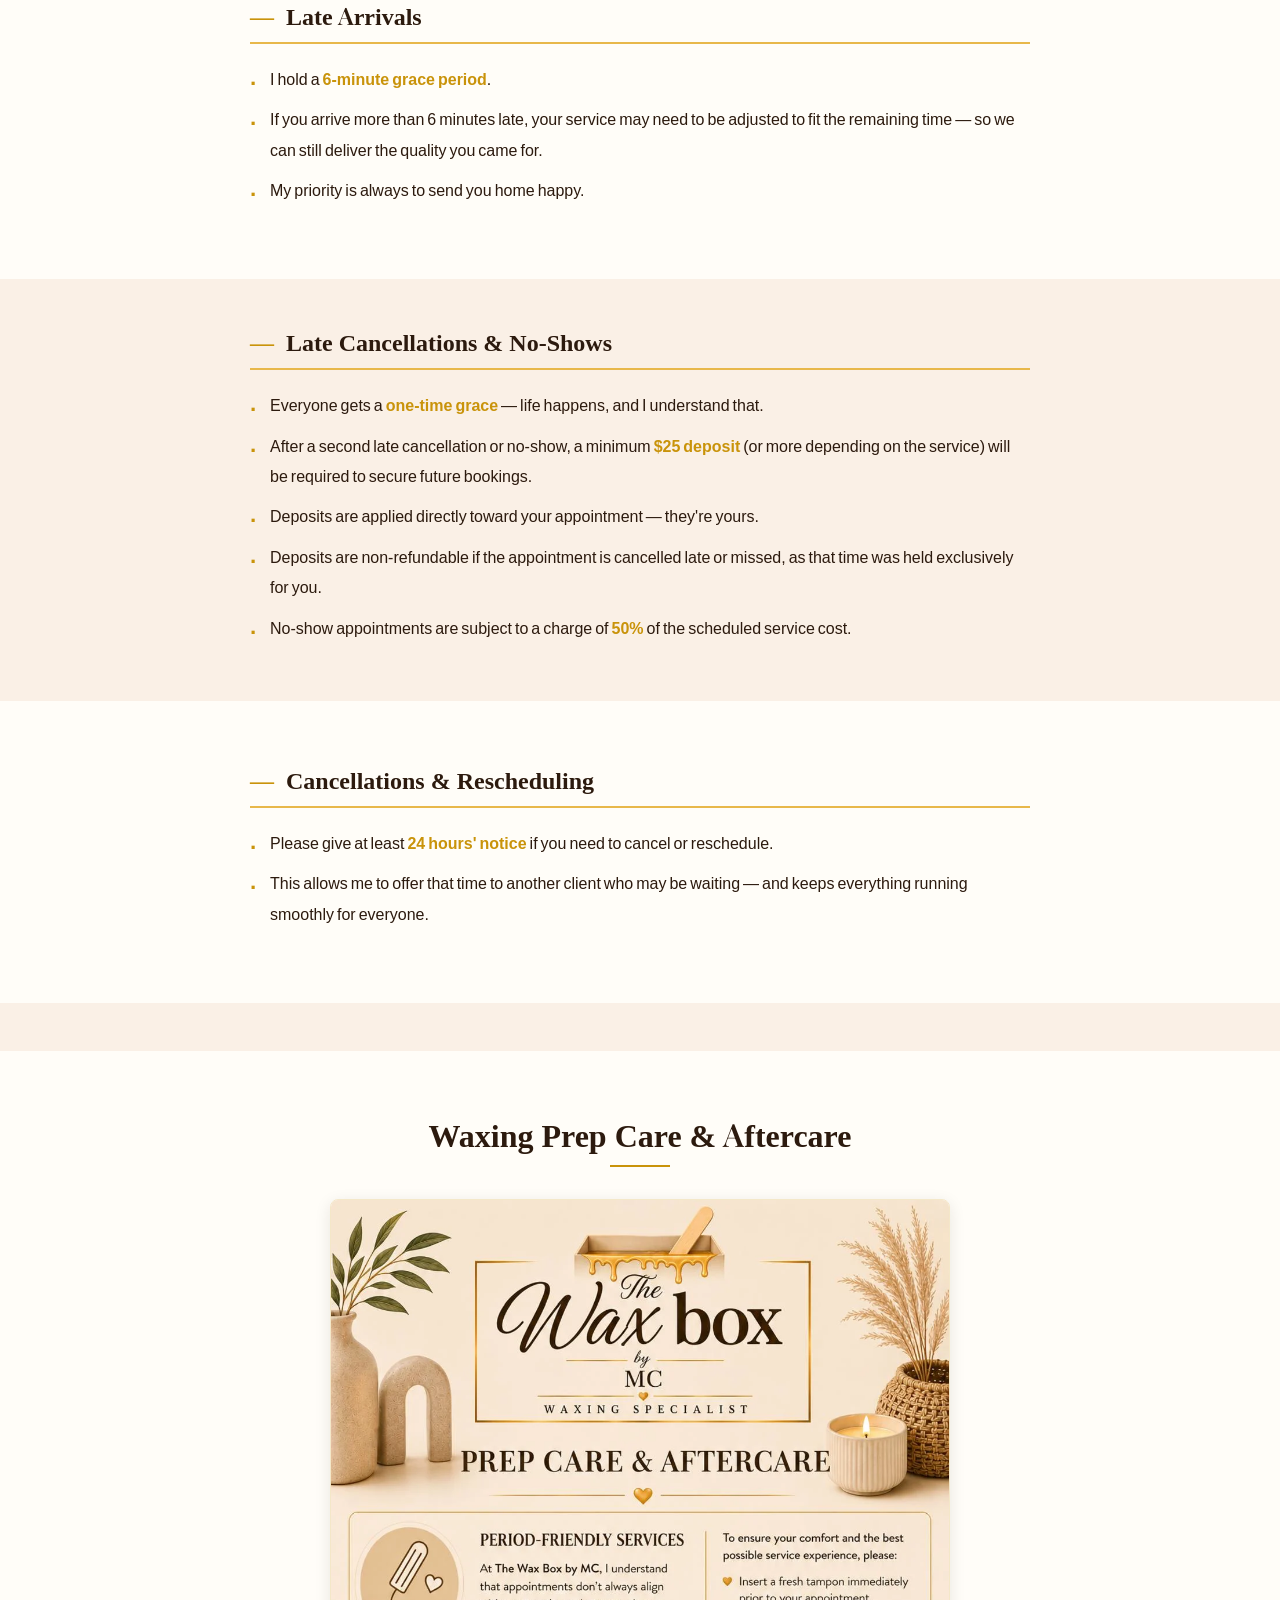
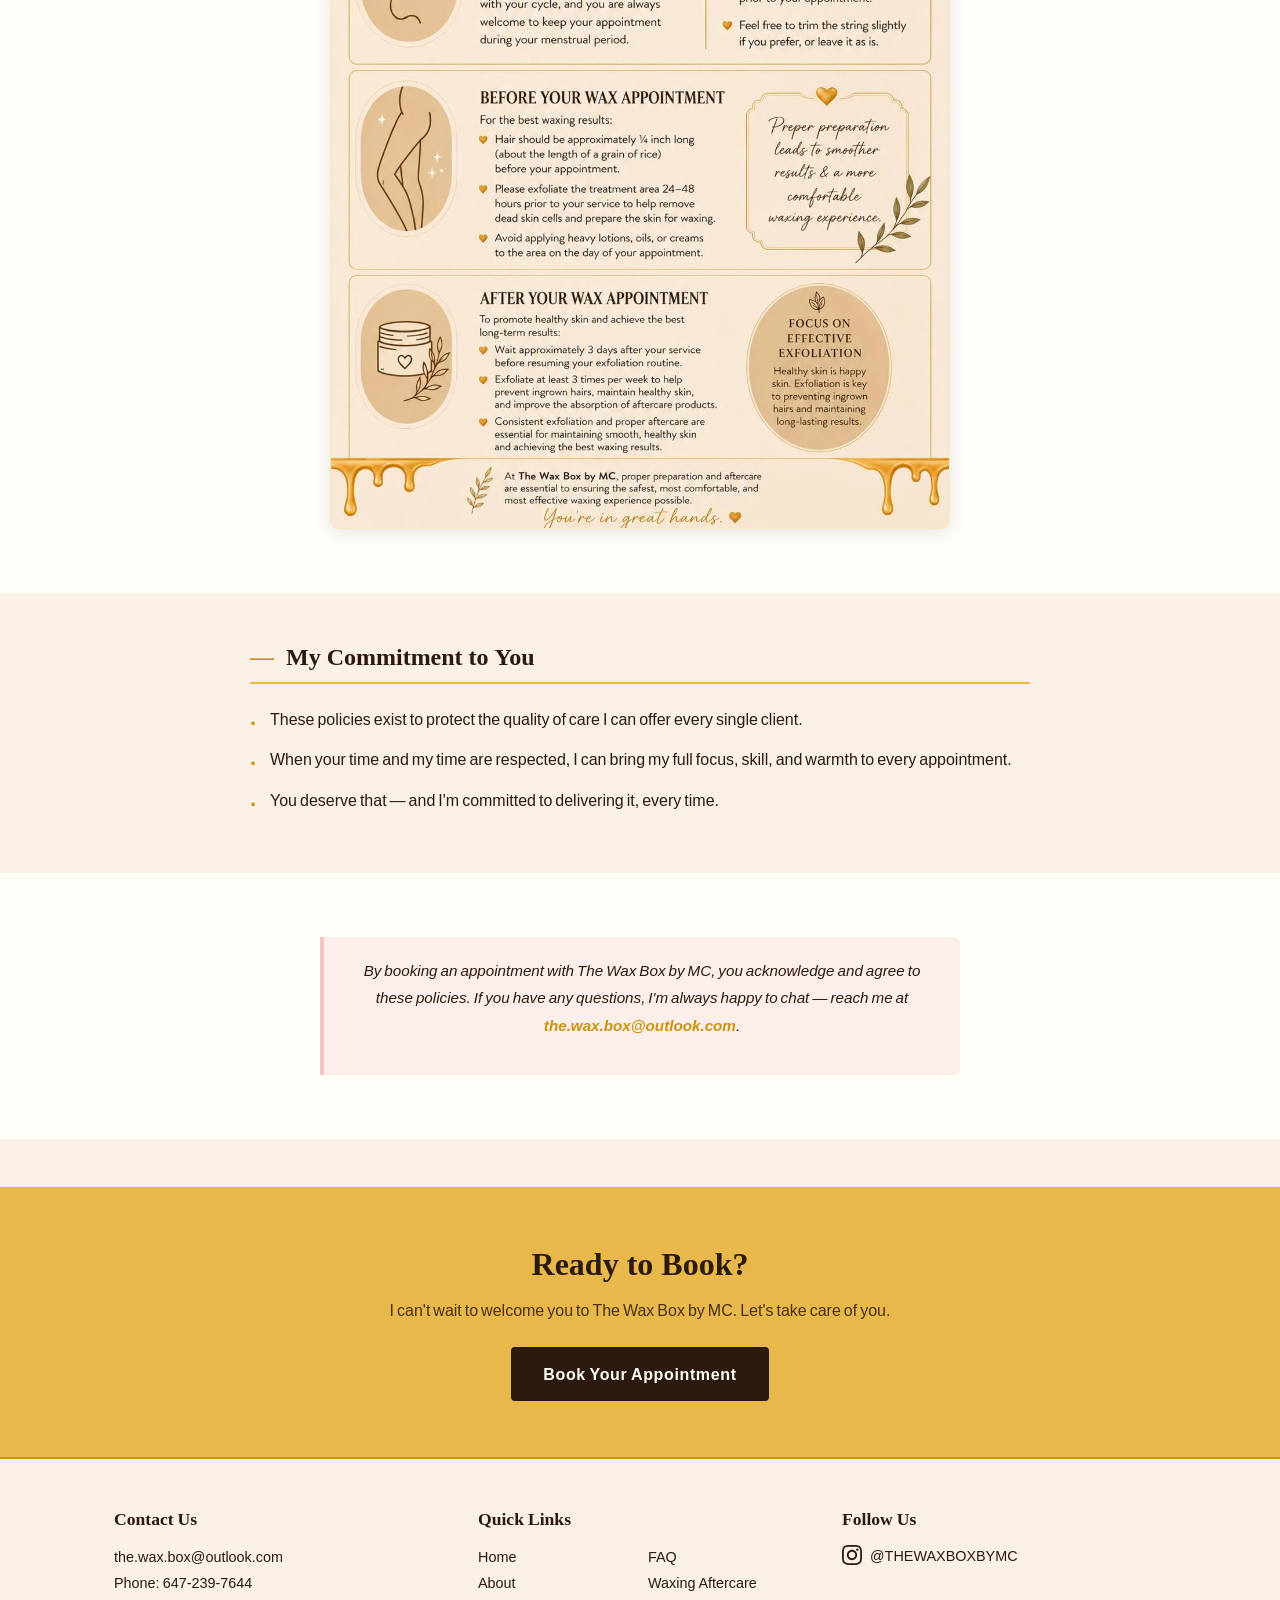
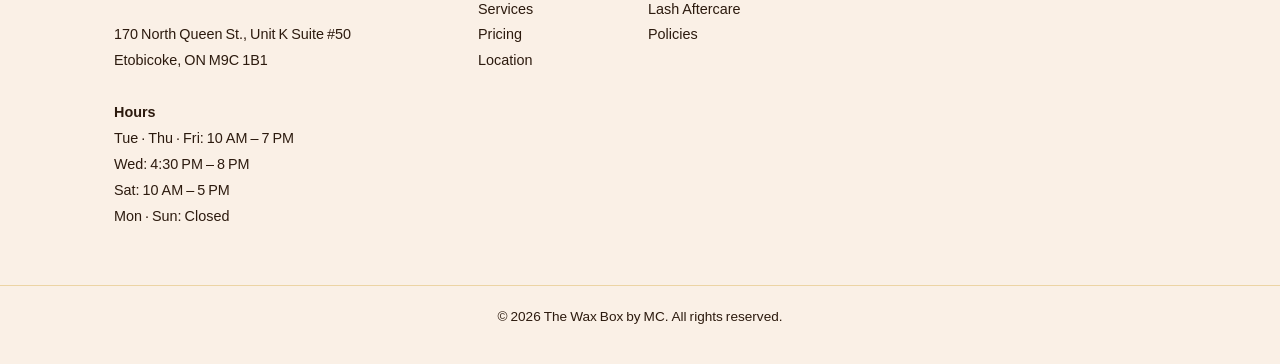
<file: policies.html>
<!DOCTYPE html>
<html lang="en">
<head>
    <meta charset="UTF-8">
    <link rel="icon" type="image/x-icon" href="favicon.ico">
    <link rel="apple-touch-icon" href="apple-touch-icon.png">
    <meta name="viewport" content="width=device-width, initial-scale=1.0">
    <!-- Google Tag Manager -->
    <script>(function(w,d,s,l,i){w[l]=w[l]||[];w[l].push({'gtm.start':
    new Date().getTime(),event:'gtm.js'});var f=d.getElementsByTagName(s)[0],
    j=d.createElement(s),dl=l!='dataLayer'?'&l='+l:'';j.async=true;j.src=
    'https://www.googletagmanager.com/gtm.js?id='+i+dl;f.parentNode.insertBefore(j,f);
    })(window,document,'script','dataLayer','GTM-W5W46TS9');</script>
    <!-- End Google Tag Manager -->
    <title>Client Policies | The Wax Box by MC Etobicoke</title>
    <meta name="description" content="Booking, cancellation, and late arrival policies at The Wax Box by MC in Etobicoke. Please review before your appointment.">
    <link rel="preload" as="font" href="fonts/playfair-display-700.woff2" type="font/woff2" crossorigin>
    <link rel="stylesheet" href="css/fonts.css">
    <link rel="stylesheet" href="css/base.css">
    <link rel="stylesheet" href="css/layout.css">
    <link rel="stylesheet" href="css/components.css">
    <meta property="og:type" content="website">
    <meta property="og:url" content="https://thewaxboxbymc.ca/policies.html">
    <meta property="og:title" content="Client Policies | The Wax Box by MC Etobicoke">
    <meta property="og:description" content="Booking, cancellation, and late arrival policies at The Wax Box by MC in Etobicoke. Please review before your appointment.">
    <meta property="og:image" content="https://thewaxboxbymc.ca/images/og-image.jpg">
    <meta property="og:image:width" content="1200">
    <meta property="og:image:height" content="630">
    <meta name="twitter:card" content="summary_large_image">
    <meta name="twitter:title" content="Client Policies | The Wax Box by MC Etobicoke">
    <meta name="twitter:description" content="Booking, cancellation, and late arrival policies at The Wax Box by MC in Etobicoke. Please review before your appointment.">
    <meta name="twitter:image" content="https://thewaxboxbymc.ca/images/og-image.jpg">
    <link rel="canonical" href="https://thewaxboxbymc.ca/policies.html">
    <script type="application/ld+json">
{
  "@context": "https://schema.org",
  "@type": "BeautySalon",
  "@id": "https://thewaxboxbymc.ca/#waxbox",
  "name": "The Wax Box by MC",
  "url": "https://thewaxboxbymc.ca",
  "telephone": "+16472397644",
  "address": {
    "@type": "PostalAddress",
    "streetAddress": "170 North Queen St., Unit K Suite #50",
    "addressLocality": "Etobicoke",
    "addressRegion": "ON",
    "postalCode": "M9C 1B1",
    "addressCountry": "CA"
  }
}
    </script>
    <script type="application/ld+json">
{
  "@context": "https://schema.org",
  "@type": "BreadcrumbList",
  "itemListElement": [
    {
      "@type": "ListItem",
      "position": 1,
      "name": "Home",
      "item": "https://thewaxboxbymc.ca/"
    },
    {
      "@type": "ListItem",
      "position": 2,
      "name": "Policies",
      "item": "https://thewaxboxbymc.ca/policies.html"
    }
  ]
}
    </script>
</head>
<body>
    <!-- Google Tag Manager (noscript) -->
    <noscript><iframe src="https://www.googletagmanager.com/ns.html?id=GTM-W5W46TS9"
    height="0" width="0" style="display:none;visibility:hidden"></iframe></noscript>
    <!-- End Google Tag Manager (noscript) -->
    <nav class="top-nav">
      <div class="nav-container">
        <a href="index.html" class="logo-link">
          <picture>
            <source srcset="images/logo.webp" type="image/webp">
            <img src="images/logo.png" alt="The Wax Box by MC" class="logo" width="1066" height="724">
          </picture>
        </a>
        <ul class="nav-links">
          <li><a href="index.html">Home</a></li>
          <li><a href="about.html">About</a></li>
          <li><a href="services.html">Services</a></li>
          <li><a href="pricing.html">Pricing</a></li>
          <li><a href="location.html">Location</a></li>
          <li><a href="faq.html">FAQ</a></li>
          <li class="dropdown">
            <button class="dropdown-toggle" aria-haspopup="true" aria-expanded="false">
              Aftercare <span class="dropdown-arrow">▾</span>
            </button>
            <ul class="dropdown-menu">
              <li><a href="aftercare-waxing.html">Waxing Aftercare</a></li>
              <li><a href="aftercare-lash.html">Lash Aftercare</a></li>
            </ul>
          </li>
          <li><a href="policies.html">Policies</a></li>
          <li><a href="https://www.fresha.com/book-now/the-wax-box-by-mc-ud9oh5oh/all-offer?share=true&pId=2995913" class="btn-book-now" target="_blank" rel="noopener noreferrer">Book Now</a></li>
        </ul>
        <button class="hamburger" aria-label="Toggle menu" aria-expanded="false">
          <span></span>
          <span></span>
          <span></span>
        </button>
      </div>
    </nav>

    <main>
        <!-- Page Hero -->
        <section class="page-hero">
            <h1>Client Policies</h1>
            <p>Thoughtfully designed to protect your time — and mine — so every appointment can be the experience you deserve.</p>
        </section>

        <!-- Warm Intro -->
        <section>
            <div class="page-wrapper">
                <h2 class="section-title">A Note from MC</h2>
                <span class="gold-divider"></span>
                <p class="body-text text-center max-width-780" style="margin: 0 auto;">
                    These policies come from a place of care — for you and for every client who walks through my door. When we respect each other's time, I can give every appointment the full attention and quality it deserves. Thank you for taking a moment to read through them.
                </p>
            </div>
        </section>

        <!-- Client Policies Diagram -->
        <section>
            <div class="page-wrapper">
                <div class="aftercare-diagram">
                    <picture>
                        <source srcset="images/client-policies.webp" type="image/webp">
                        <img src="images/client-policies.png" alt="The Wax Box by MC client policies — late arrivals, cancellations, and commitment" loading="lazy" width="1066" height="1600">
                    </picture>
                </div>
            </div>
        </section>

        <!-- Late Policy -->
        <section class="bg-warm-white">
            <div class="page-wrapper">
                <div class="policy-section">
                    <h2>
                        <span class="policy-icon">—</span>
                        Late Arrivals
                    </h2>
                    <ul>
                        <li>I hold a <span class="policy-highlight">6-minute grace period</span>.</li>
                        <li>If you arrive more than 6 minutes late, your service may need to be adjusted to fit the remaining time — so we can still deliver the quality you came for.</li>
                        <li>My priority is always to send you home happy.</li>
                    </ul>
                </div>
            </div>
        </section>

        <!-- Late Cancellations -->
        <section>
            <div class="page-wrapper">
                <div class="policy-section">
                    <h2>
                        <span class="policy-icon">—</span>
                        Late Cancellations &amp; No-Shows
                    </h2>
                    <ul>
                        <li>Everyone gets a <span class="policy-highlight">one-time grace</span> — life happens, and I understand that.</li>
                        <li>After a second late cancellation or no-show, a minimum <span class="policy-highlight">$25 deposit</span> (or more depending on the service) will be required to secure future bookings.</li>
                        <li>Deposits are applied directly toward your appointment — they're yours.</li>
                        <li>Deposits are non-refundable if the appointment is cancelled late or missed, as that time was held exclusively for you.</li>
                        <li>No-show appointments are subject to a charge of <span class="policy-highlight">50%</span> of the scheduled service cost.</li>
                    </ul>
                </div>
            </div>
        </section>

        <!-- Cancellations & Rescheduling -->
        <section class="bg-warm-white">
            <div class="page-wrapper">
                <div class="policy-section">
                    <h2>
                        <span class="policy-icon">—</span>
                        Cancellations &amp; Rescheduling
                    </h2>
                    <ul>
                        <li>Please give at least <span class="policy-highlight">24 hours' notice</span> if you need to cancel or reschedule.</li>
                        <li>This allows me to offer that time to another client who may be waiting — and keeps everything running smoothly for everyone.</li>
                    </ul>
                </div>
            </div>
        </section>

        <!-- Waxing Prep & Aftercare Diagram -->
        <section class="bg-warm-white">
            <div class="page-wrapper">
                <div class="aftercare-diagram">
                    <h2 class="section-title">Waxing Prep Care &amp; Aftercare</h2>
                    <span class="gold-divider"></span>
                    <picture>
                        <source srcset="images/prep-care-and-aftercare.webp" type="image/webp">
                        <img src="images/prep-care-and-aftercare.png" alt="The Wax Box by MC guide to period-friendly services and waxing preparation and aftercare" loading="lazy" width="1066" height="1600">
                    </picture>
                </div>
            </div>
        </section>

        <!-- Our Commitment -->
        <section>
            <div class="page-wrapper">
                <div class="policy-section">
                    <h2>
                        <span class="policy-icon">—</span>
                        My Commitment to You
                    </h2>
                    <ul>
                        <li>These policies exist to protect the quality of care I can offer every single client.</li>
                        <li>When your time and my time are respected, I can bring my full focus, skill, and warmth to every appointment.</li>
                        <li>You deserve that — and I'm committed to delivering it, every time.</li>
                    </ul>
                </div>
            </div>
        </section>

        <!-- Acknowledgment -->
        <section class="bg-warm-white">
            <div class="page-wrapper">
                <div class="policy-acknowledgment">
                    <p>By booking an appointment with The Wax Box by MC, you acknowledge and agree to these policies. If you have any questions, I'm always happy to chat — reach me at <a href="mailto:the.wax.box@outlook.com" style="color: var(--gold); font-weight: 700;">the.wax.box@outlook.com</a>.</p>
                </div>
            </div>
        </section>

        <!-- CTA Banner -->
        <section class="cta-banner">
            <h2>Ready to Book?</h2>
            <p>I can't wait to welcome you to The Wax Box by MC. Let's take care of you.</p>
            <a href="https://www.fresha.com/book-now/the-wax-box-by-mc-ud9oh5oh/all-offer?share=true&pId=2995913" class="btn-primary" target="_blank" rel="noopener noreferrer">Book Your Appointment</a>
        </section>
    </main>

    <footer class="site-footer">
      <div class="footer-container">
        <div class="footer-col">
          <h3>Contact Us</h3>
          <p>
            <a href="mailto:the.wax.box@outlook.com">the.wax.box@outlook.com</a><br>
            Phone: <a href="tel:+16472397644">647-239-7644</a><br><br>
            <a href="location.html">170 North Queen St., Unit K Suite #50<br>
            Etobicoke, ON M9C 1B1</a><br><br>
            <strong>Hours</strong><br>
            Tue · Thu · Fri: 10 AM – 7 PM<br>
            Wed: 4:30 PM – 8 PM<br>
            Sat: 10 AM – 5 PM<br>
            Mon · Sun: Closed
          </p>
        </div>
        <div class="footer-col">
          <h3>Quick Links</h3>
          <div class="footer-links-grid">
            <ul>
              <li><a href="index.html">Home</a></li>
              <li><a href="about.html">About</a></li>
              <li><a href="services.html">Services</a></li>
              <li><a href="pricing.html">Pricing</a></li>
              <li><a href="location.html">Location</a></li>
            </ul>
            <ul>
              <li><a href="faq.html">FAQ</a></li>
              <li><a href="aftercare-waxing.html">Waxing Aftercare</a></li>
              <li><a href="aftercare-lash.html">Lash Aftercare</a></li>
              <li><a href="policies.html">Policies</a></li>
            </ul>
          </div>
        </div>
        <div class="footer-col">
          <h3>Follow Us</h3>
          <a href="https://www.instagram.com/thewaxboxbymc" target="_blank" rel="noopener noreferrer" class="footer-instagram-link">
            <svg xmlns="http://www.w3.org/2000/svg" width="20" height="20" viewBox="0 0 24 24" fill="currentColor" aria-hidden="true">
              <path d="M12 2.163c3.204 0 3.584.012 4.85.07 3.252.148 4.771 1.691 4.919 4.919.058 1.265.069 1.645.069 4.849 0 3.205-.012 3.584-.069 4.849-.149 3.225-1.664 4.771-4.919 4.919-1.266.058-1.644.07-4.85.07-3.204 0-3.584-.012-4.849-.07-3.26-.149-4.771-1.699-4.919-4.92-.058-1.265-.07-1.644-.07-4.849 0-3.204.013-3.583.07-4.849.149-3.227 1.664-4.771 4.919-4.919 1.266-.057 1.645-.069 4.849-.069zm0-2.163c-3.259 0-3.667.014-4.947.072-4.358.2-6.78 2.618-6.98 6.98-.059 1.281-.073 1.689-.073 4.948 0 3.259.014 3.668.072 4.948.2 4.358 2.618 6.78 6.98 6.98 1.281.058 1.689.072 4.948.072 3.259 0 3.668-.014 4.948-.072 4.354-.2 6.782-2.618 6.979-6.98.059-1.28.073-1.689.073-4.948 0-3.259-.014-3.667-.072-4.947-.196-4.354-2.617-6.78-6.979-6.98-1.281-.059-1.69-.073-4.949-.073zm0 5.838c-3.403 0-6.162 2.759-6.162 6.162s2.759 6.163 6.162 6.163 6.162-2.759 6.162-6.163c0-3.403-2.759-6.162-6.162-6.162zm0 10.162c-2.209 0-4-1.79-4-4 0-2.209 1.791-4 4-4s4 1.791 4 4c0 2.21-1.791 4-4 4zm6.406-11.845c-.796 0-1.441.645-1.441 1.44s.645 1.44 1.441 1.44c.795 0 1.439-.645 1.439-1.44s-.644-1.44-1.439-1.44z"/>
            </svg>
            <span>@THEWAXBOXBYMC</span>
          </a>
        </div>
      </div>
      <div class="footer-bottom">
        <p>&copy; 2026 The Wax Box by MC. All rights reserved.</p>
      </div>
    </footer>

    <script src="js/main.js"></script>
</body>
</html>
</file>
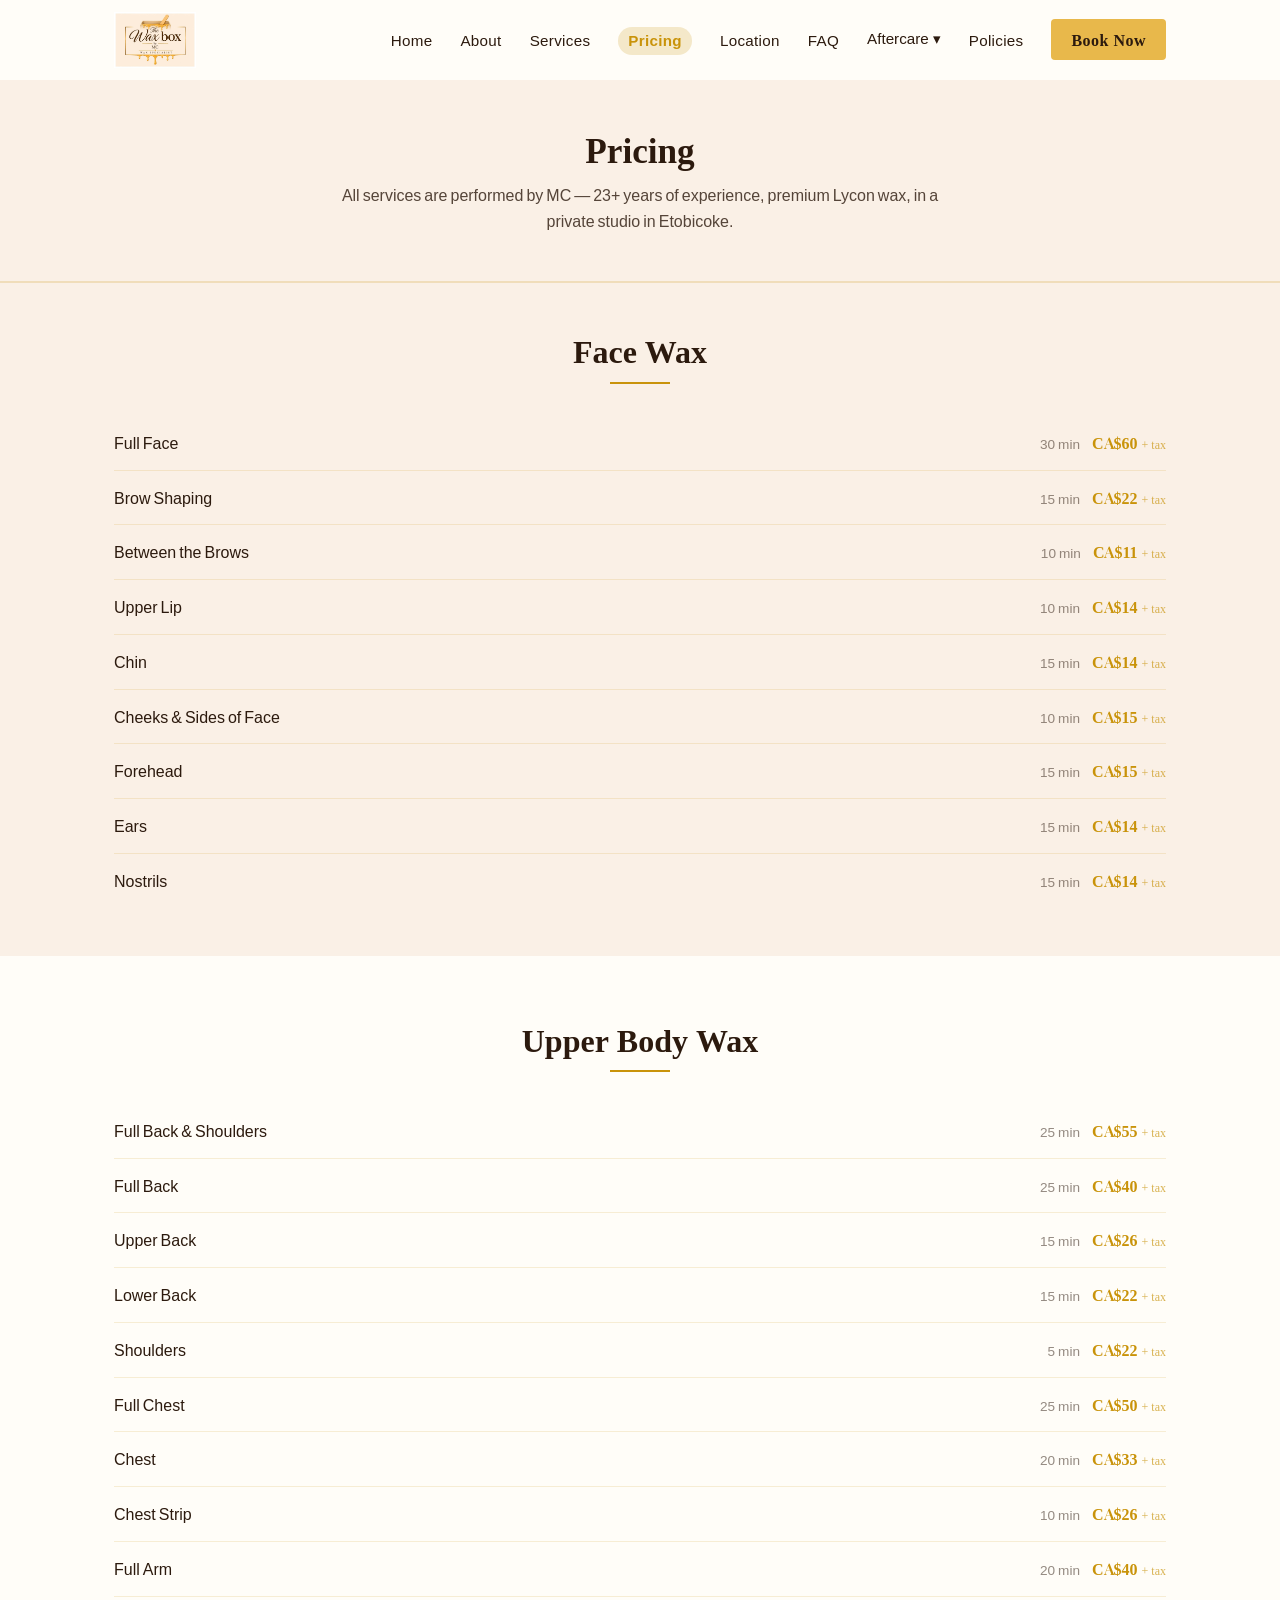
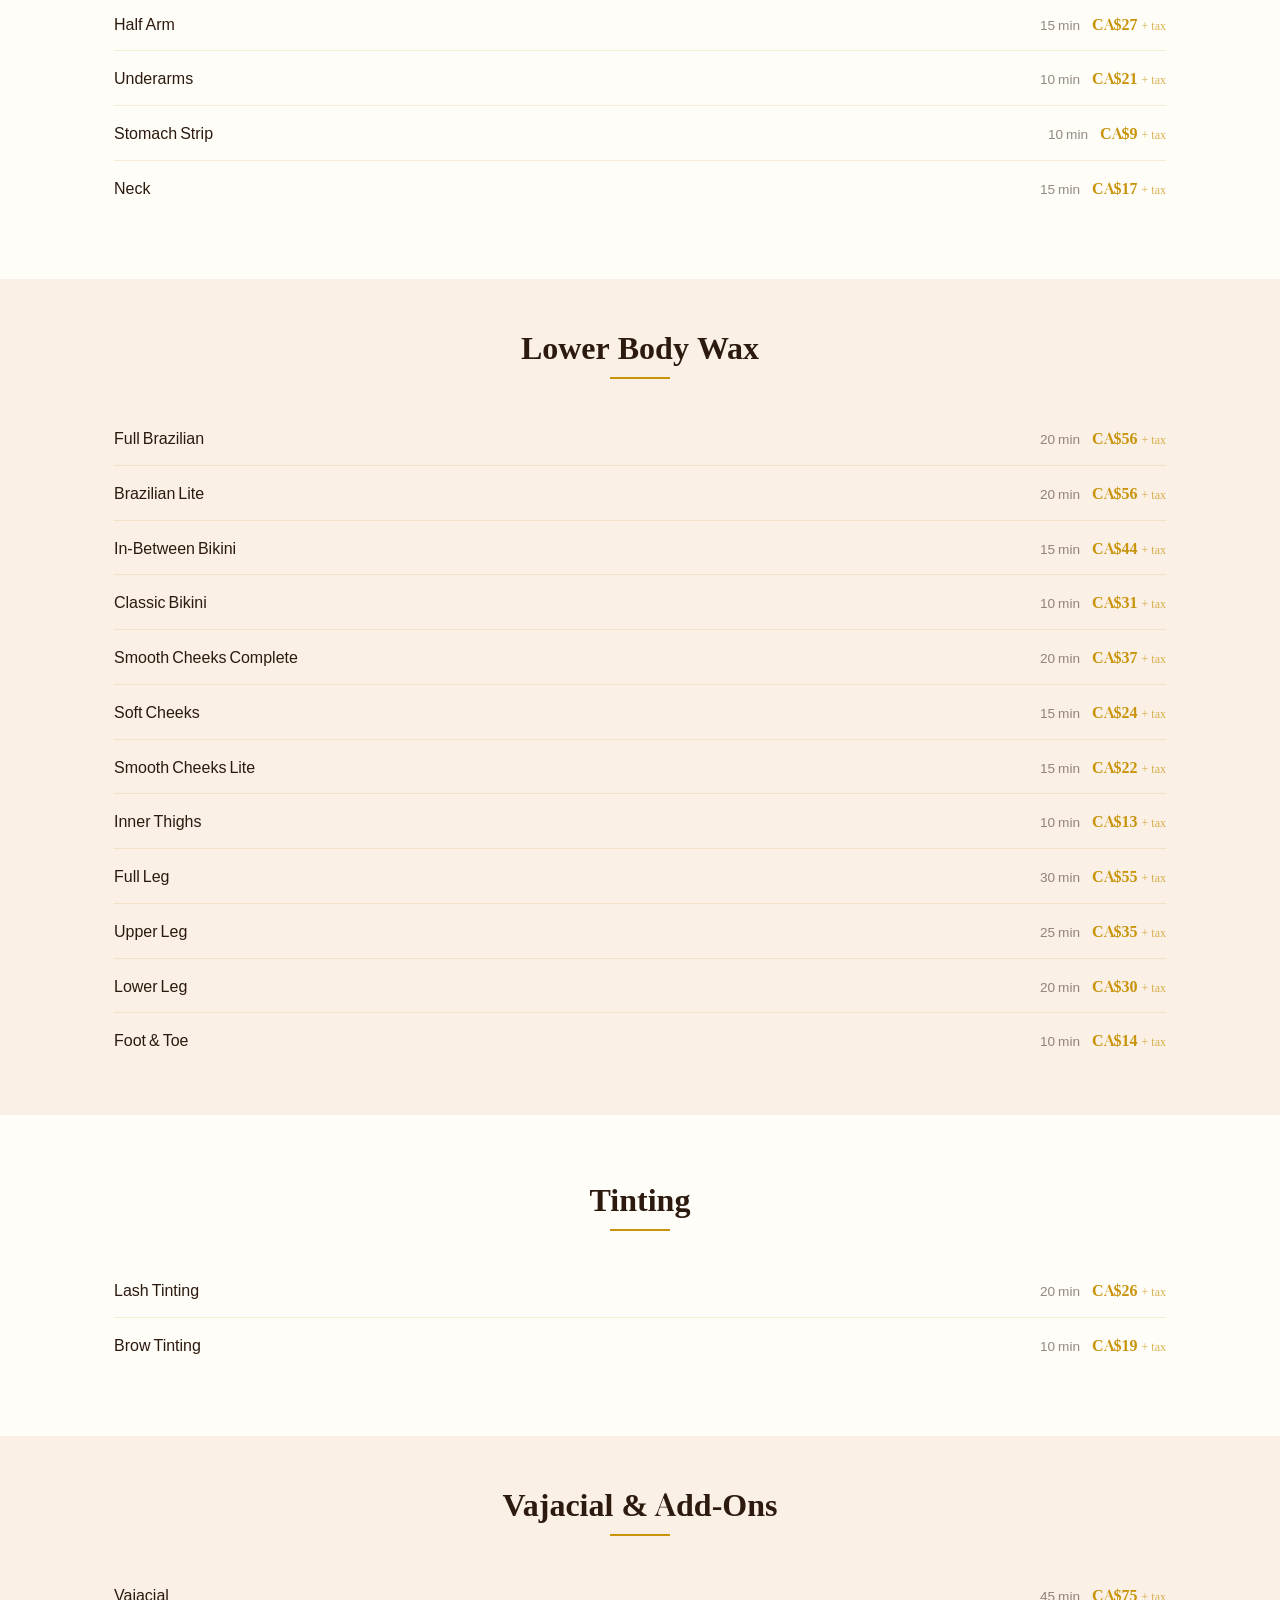
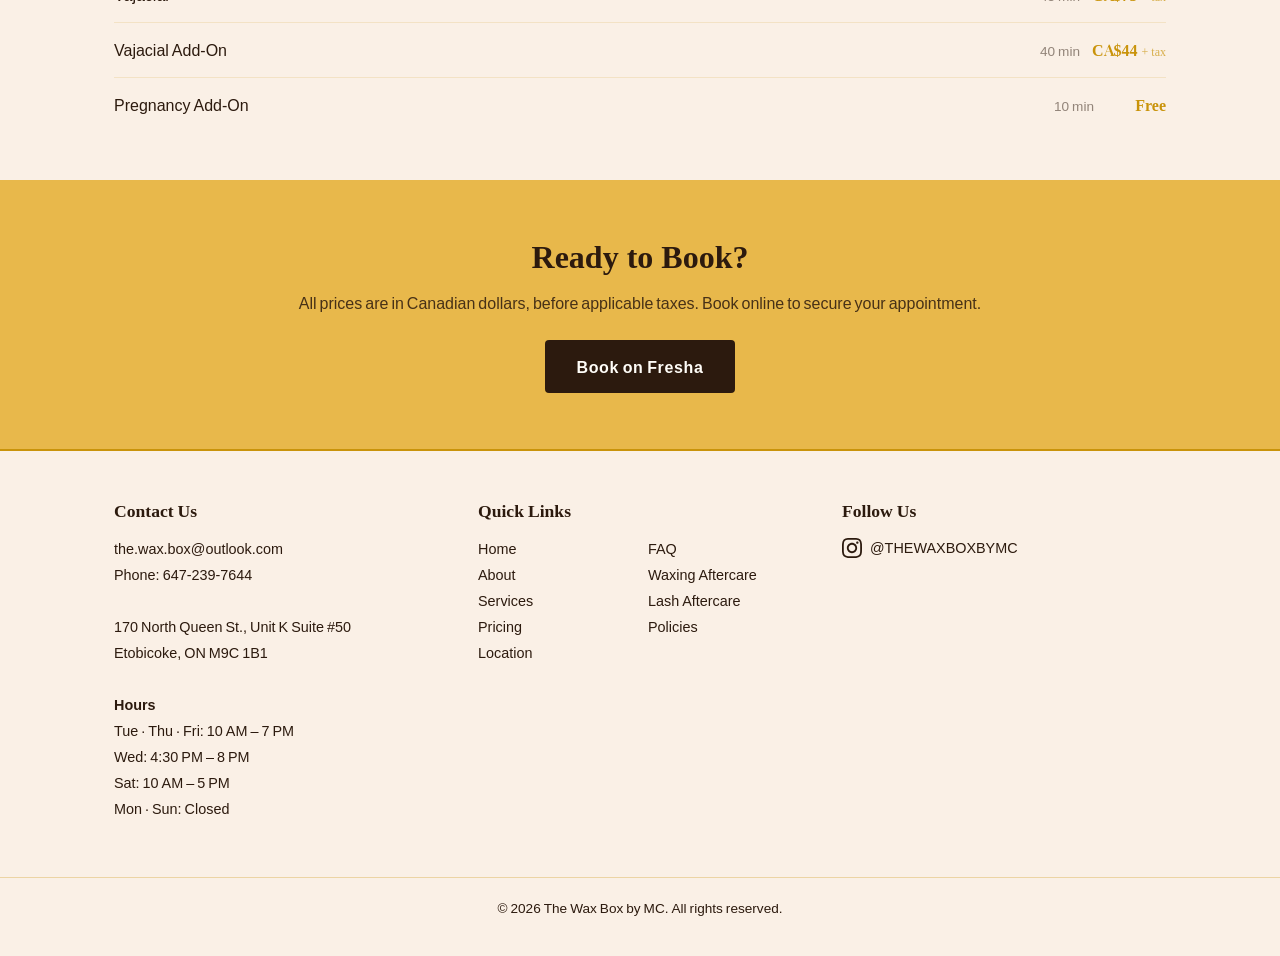
<file: pricing.html>
<!DOCTYPE html>
<html lang="en">
<head>
    <meta charset="UTF-8">
    <link rel="icon" type="image/x-icon" href="favicon.ico">
    <link rel="apple-touch-icon" href="apple-touch-icon.png">
    <meta name="viewport" content="width=device-width, initial-scale=1.0">
    <!-- Google Tag Manager -->
    <script>(function(w,d,s,l,i){w[l]=w[l]||[];w[l].push({'gtm.start':
    new Date().getTime(),event:'gtm.js'});var f=d.getElementsByTagName(s)[0],
    j=d.createElement(s),dl=l!='dataLayer'?'&l='+l:'';j.async=true;j.src=
    'https://www.googletagmanager.com/gtm.js?id='+i+dl;f.parentNode.insertBefore(j,f);
    })(window,document,'script','dataLayer','GTM-W5W46TS9');</script>
    <!-- End Google Tag Manager -->
    <title>Pricing | The Wax Box by MC Etobicoke</title>
    <meta name="description" content="Full service pricing for waxing, brow shaping, lash tinting and more at The Wax Box by MC in Etobicoke. Book online via Fresha.">
    <link rel="preload" as="font" href="fonts/playfair-display-700.woff2" type="font/woff2" crossorigin>
    <link rel="stylesheet" href="css/fonts.css">
    <link rel="stylesheet" href="css/base.css">
    <link rel="stylesheet" href="css/layout.css">
    <link rel="stylesheet" href="css/components.css">
    <meta property="og:type" content="website">
    <meta property="og:url" content="https://thewaxboxbymc.ca/pricing.html">
    <meta property="og:title" content="Pricing | The Wax Box by MC Etobicoke">
    <meta property="og:description" content="Full service pricing for waxing, brow shaping, lash tinting and more at The Wax Box by MC in Etobicoke.">
    <meta property="og:image" content="https://thewaxboxbymc.ca/images/og-image.jpg">
    <meta property="og:image:width" content="1200">
    <meta property="og:image:height" content="630">
    <meta name="twitter:card" content="summary_large_image">
    <meta name="twitter:title" content="Pricing | The Wax Box by MC Etobicoke">
    <meta name="twitter:description" content="Full service pricing for waxing, brow shaping, lash tinting and more at The Wax Box by MC in Etobicoke.">
    <meta name="twitter:image" content="https://thewaxboxbymc.ca/images/og-image.jpg">
    <link rel="canonical" href="https://thewaxboxbymc.ca/pricing.html">
    <script type="application/ld+json">
{
  "@context": "https://schema.org",
  "@type": "BeautySalon",
  "@id": "https://thewaxboxbymc.ca/#waxbox",
  "name": "The Wax Box by MC",
  "url": "https://thewaxboxbymc.ca",
  "telephone": "+16472397644",
  "address": {
    "@type": "PostalAddress",
    "streetAddress": "170 North Queen St., Unit K Suite #50",
    "addressLocality": "Etobicoke",
    "addressRegion": "ON",
    "postalCode": "M9C 1B1",
    "addressCountry": "CA"
  }
}
    </script>
    <script type="application/ld+json">
{
  "@context": "https://schema.org",
  "@type": "BreadcrumbList",
  "itemListElement": [
    {
      "@type": "ListItem",
      "position": 1,
      "name": "Home",
      "item": "https://thewaxboxbymc.ca/"
    },
    {
      "@type": "ListItem",
      "position": 2,
      "name": "Pricing",
      "item": "https://thewaxboxbymc.ca/pricing.html"
    }
  ]
}
    </script>
    <script type="application/ld+json">
{
  "@context": "https://schema.org",
  "@type": "OfferCatalog",
  "name": "Pricing — The Wax Box by MC",
  "url": "https://thewaxboxbymc.ca/pricing.html",
  "itemListElement": [
    {"@type": "Offer", "itemOffered": {"@type": "Service", "name": "Full Face Wax", "provider": {"@id": "https://thewaxboxbymc.ca/#waxbox"}}, "price": "60.00", "priceCurrency": "CAD"},
    {"@type": "Offer", "itemOffered": {"@type": "Service", "name": "Brow Shaping", "provider": {"@id": "https://thewaxboxbymc.ca/#waxbox"}}, "price": "22.00", "priceCurrency": "CAD"},
    {"@type": "Offer", "itemOffered": {"@type": "Service", "name": "Between the Brows", "provider": {"@id": "https://thewaxboxbymc.ca/#waxbox"}}, "price": "11.00", "priceCurrency": "CAD"},
    {"@type": "Offer", "itemOffered": {"@type": "Service", "name": "Upper Lip", "provider": {"@id": "https://thewaxboxbymc.ca/#waxbox"}}, "price": "14.00", "priceCurrency": "CAD"},
    {"@type": "Offer", "itemOffered": {"@type": "Service", "name": "Chin", "provider": {"@id": "https://thewaxboxbymc.ca/#waxbox"}}, "price": "14.00", "priceCurrency": "CAD"},
    {"@type": "Offer", "itemOffered": {"@type": "Service", "name": "Cheeks & Sides of Face", "provider": {"@id": "https://thewaxboxbymc.ca/#waxbox"}}, "price": "15.00", "priceCurrency": "CAD"},
    {"@type": "Offer", "itemOffered": {"@type": "Service", "name": "Forehead", "provider": {"@id": "https://thewaxboxbymc.ca/#waxbox"}}, "price": "15.00", "priceCurrency": "CAD"},
    {"@type": "Offer", "itemOffered": {"@type": "Service", "name": "Ears", "provider": {"@id": "https://thewaxboxbymc.ca/#waxbox"}}, "price": "14.00", "priceCurrency": "CAD"},
    {"@type": "Offer", "itemOffered": {"@type": "Service", "name": "Nostrils", "provider": {"@id": "https://thewaxboxbymc.ca/#waxbox"}}, "price": "14.00", "priceCurrency": "CAD"},
    {"@type": "Offer", "itemOffered": {"@type": "Service", "name": "Full Back & Shoulders", "provider": {"@id": "https://thewaxboxbymc.ca/#waxbox"}}, "price": "55.00", "priceCurrency": "CAD"},
    {"@type": "Offer", "itemOffered": {"@type": "Service", "name": "Full Back", "provider": {"@id": "https://thewaxboxbymc.ca/#waxbox"}}, "price": "40.00", "priceCurrency": "CAD"},
    {"@type": "Offer", "itemOffered": {"@type": "Service", "name": "Upper Back", "provider": {"@id": "https://thewaxboxbymc.ca/#waxbox"}}, "price": "26.00", "priceCurrency": "CAD"},
    {"@type": "Offer", "itemOffered": {"@type": "Service", "name": "Lower Back", "provider": {"@id": "https://thewaxboxbymc.ca/#waxbox"}}, "price": "22.00", "priceCurrency": "CAD"},
    {"@type": "Offer", "itemOffered": {"@type": "Service", "name": "Shoulders", "provider": {"@id": "https://thewaxboxbymc.ca/#waxbox"}}, "price": "22.00", "priceCurrency": "CAD"},
    {"@type": "Offer", "itemOffered": {"@type": "Service", "name": "Full Chest", "provider": {"@id": "https://thewaxboxbymc.ca/#waxbox"}}, "price": "50.00", "priceCurrency": "CAD"},
    {"@type": "Offer", "itemOffered": {"@type": "Service", "name": "Chest", "provider": {"@id": "https://thewaxboxbymc.ca/#waxbox"}}, "price": "33.00", "priceCurrency": "CAD"},
    {"@type": "Offer", "itemOffered": {"@type": "Service", "name": "Chest Strip", "provider": {"@id": "https://thewaxboxbymc.ca/#waxbox"}}, "price": "26.00", "priceCurrency": "CAD"},
    {"@type": "Offer", "itemOffered": {"@type": "Service", "name": "Full Arm", "provider": {"@id": "https://thewaxboxbymc.ca/#waxbox"}}, "price": "40.00", "priceCurrency": "CAD"},
    {"@type": "Offer", "itemOffered": {"@type": "Service", "name": "Half Arm", "provider": {"@id": "https://thewaxboxbymc.ca/#waxbox"}}, "price": "27.00", "priceCurrency": "CAD"},
    {"@type": "Offer", "itemOffered": {"@type": "Service", "name": "Underarms", "provider": {"@id": "https://thewaxboxbymc.ca/#waxbox"}}, "price": "21.00", "priceCurrency": "CAD"},
    {"@type": "Offer", "itemOffered": {"@type": "Service", "name": "Stomach Strip", "provider": {"@id": "https://thewaxboxbymc.ca/#waxbox"}}, "price": "9.00", "priceCurrency": "CAD"},
    {"@type": "Offer", "itemOffered": {"@type": "Service", "name": "Neck", "provider": {"@id": "https://thewaxboxbymc.ca/#waxbox"}}, "price": "17.00", "priceCurrency": "CAD"},
    {"@type": "Offer", "itemOffered": {"@type": "Service", "name": "Full Brazilian", "provider": {"@id": "https://thewaxboxbymc.ca/#waxbox"}}, "price": "56.00", "priceCurrency": "CAD"},
    {"@type": "Offer", "itemOffered": {"@type": "Service", "name": "Brazilian Lite", "provider": {"@id": "https://thewaxboxbymc.ca/#waxbox"}}, "price": "56.00", "priceCurrency": "CAD"},
    {"@type": "Offer", "itemOffered": {"@type": "Service", "name": "In-Between Bikini", "provider": {"@id": "https://thewaxboxbymc.ca/#waxbox"}}, "price": "44.00", "priceCurrency": "CAD"},
    {"@type": "Offer", "itemOffered": {"@type": "Service", "name": "Classic Bikini", "provider": {"@id": "https://thewaxboxbymc.ca/#waxbox"}}, "price": "31.00", "priceCurrency": "CAD"},
    {"@type": "Offer", "itemOffered": {"@type": "Service", "name": "Smooth Cheeks Complete", "provider": {"@id": "https://thewaxboxbymc.ca/#waxbox"}}, "price": "37.00", "priceCurrency": "CAD"},
    {"@type": "Offer", "itemOffered": {"@type": "Service", "name": "Soft Cheeks", "provider": {"@id": "https://thewaxboxbymc.ca/#waxbox"}}, "price": "24.00", "priceCurrency": "CAD"},
    {"@type": "Offer", "itemOffered": {"@type": "Service", "name": "Smooth Cheeks Lite", "provider": {"@id": "https://thewaxboxbymc.ca/#waxbox"}}, "price": "22.00", "priceCurrency": "CAD"},
    {"@type": "Offer", "itemOffered": {"@type": "Service", "name": "Inner Thighs", "provider": {"@id": "https://thewaxboxbymc.ca/#waxbox"}}, "price": "13.00", "priceCurrency": "CAD"},
    {"@type": "Offer", "itemOffered": {"@type": "Service", "name": "Full Leg", "provider": {"@id": "https://thewaxboxbymc.ca/#waxbox"}}, "price": "55.00", "priceCurrency": "CAD"},
    {"@type": "Offer", "itemOffered": {"@type": "Service", "name": "Upper Leg", "provider": {"@id": "https://thewaxboxbymc.ca/#waxbox"}}, "price": "35.00", "priceCurrency": "CAD"},
    {"@type": "Offer", "itemOffered": {"@type": "Service", "name": "Lower Leg", "provider": {"@id": "https://thewaxboxbymc.ca/#waxbox"}}, "price": "30.00", "priceCurrency": "CAD"},
    {"@type": "Offer", "itemOffered": {"@type": "Service", "name": "Foot & Toe", "provider": {"@id": "https://thewaxboxbymc.ca/#waxbox"}}, "price": "14.00", "priceCurrency": "CAD"},
    {"@type": "Offer", "itemOffered": {"@type": "Service", "name": "Lash Tinting", "provider": {"@id": "https://thewaxboxbymc.ca/#waxbox"}}, "price": "26.00", "priceCurrency": "CAD"},
    {"@type": "Offer", "itemOffered": {"@type": "Service", "name": "Brow Tinting", "provider": {"@id": "https://thewaxboxbymc.ca/#waxbox"}}, "price": "19.00", "priceCurrency": "CAD"},
    {"@type": "Offer", "itemOffered": {"@type": "Service", "name": "Vajacial", "provider": {"@id": "https://thewaxboxbymc.ca/#waxbox"}}, "price": "75.00", "priceCurrency": "CAD"},
    {"@type": "Offer", "itemOffered": {"@type": "Service", "name": "Vajacial Add-On", "provider": {"@id": "https://thewaxboxbymc.ca/#waxbox"}}, "price": "44.00", "priceCurrency": "CAD"},
    {"@type": "Offer", "itemOffered": {"@type": "Service", "name": "Pregnancy Add-On", "provider": {"@id": "https://thewaxboxbymc.ca/#waxbox"}}, "price": "0", "priceCurrency": "CAD"}
  ]
}
    </script>
</head>
<body>
    <!-- Google Tag Manager (noscript) -->
    <noscript><iframe src="https://www.googletagmanager.com/ns.html?id=GTM-W5W46TS9"
    height="0" width="0" style="display:none;visibility:hidden"></iframe></noscript>
    <!-- End Google Tag Manager (noscript) -->
    <nav class="top-nav">
      <div class="nav-container">
        <a href="index.html" class="logo-link">
          <picture>
            <source srcset="images/logo.webp" type="image/webp">
            <img src="images/logo.png" alt="The Wax Box by MC" class="logo" width="1066" height="724">
          </picture>
        </a>
        <ul class="nav-links">
          <li><a href="index.html">Home</a></li>
          <li><a href="about.html">About</a></li>
          <li><a href="services.html">Services</a></li>
          <li><a href="pricing.html">Pricing</a></li>
          <li><a href="location.html">Location</a></li>
          <li><a href="faq.html">FAQ</a></li>
          <li class="dropdown">
            <button class="dropdown-toggle" aria-haspopup="true" aria-expanded="false">
              Aftercare <span class="dropdown-arrow">▾</span>
            </button>
            <ul class="dropdown-menu">
              <li><a href="aftercare-waxing.html">Waxing Aftercare</a></li>
              <li><a href="aftercare-lash.html">Lash Aftercare</a></li>
            </ul>
          </li>
          <li><a href="policies.html">Policies</a></li>
          <li><a href="https://www.fresha.com/book-now/the-wax-box-by-mc-ud9oh5oh/all-offer?share=true&pId=2995913" class="btn-book-now" target="_blank" rel="noopener noreferrer">Book Now</a></li>
        </ul>
        <button class="hamburger" aria-label="Toggle menu" aria-expanded="false">
          <span></span>
          <span></span>
          <span></span>
        </button>
      </div>
    </nav>

    <main>
        <!-- Page Hero -->
        <section class="page-hero">
            <h1>Pricing</h1>
            <p>All services are performed by MC — 23+ years of experience, premium Lycon wax, in a private studio in Etobicoke.</p>
        </section>

        <!-- Face Wax -->
        <section>
            <div class="page-wrapper">
                <h2 class="section-title">Face Wax</h2>
                <span class="gold-divider"></span>
                <div class="pricing-table">
                    <div class="pricing-row">
                        <span class="pricing-name">Full Face</span>
                        <span class="pricing-duration">30 min</span>
                        <span class="pricing-price">CA$60 <small style="font-size: 0.75em; opacity: 0.7; font-weight: 400;">+ tax</small></span>
                    </div>
                    <div class="pricing-row">
                        <span class="pricing-name">Brow Shaping</span>
                        <span class="pricing-duration">15 min</span>
                        <span class="pricing-price">CA$22 <small style="font-size: 0.75em; opacity: 0.7; font-weight: 400;">+ tax</small></span>
                    </div>
                    <div class="pricing-row">
                        <span class="pricing-name">Between the Brows</span>
                        <span class="pricing-duration">10 min</span>
                        <span class="pricing-price">CA$11 <small style="font-size: 0.75em; opacity: 0.7; font-weight: 400;">+ tax</small></span>
                    </div>
                    <div class="pricing-row">
                        <span class="pricing-name">Upper Lip</span>
                        <span class="pricing-duration">10 min</span>
                        <span class="pricing-price">CA$14 <small style="font-size: 0.75em; opacity: 0.7; font-weight: 400;">+ tax</small></span>
                    </div>
                    <div class="pricing-row">
                        <span class="pricing-name">Chin</span>
                        <span class="pricing-duration">15 min</span>
                        <span class="pricing-price">CA$14 <small style="font-size: 0.75em; opacity: 0.7; font-weight: 400;">+ tax</small></span>
                    </div>
                    <div class="pricing-row">
                        <span class="pricing-name">Cheeks &amp; Sides of Face</span>
                        <span class="pricing-duration">10 min</span>
                        <span class="pricing-price">CA$15 <small style="font-size: 0.75em; opacity: 0.7; font-weight: 400;">+ tax</small></span>
                    </div>
                    <div class="pricing-row">
                        <span class="pricing-name">Forehead</span>
                        <span class="pricing-duration">15 min</span>
                        <span class="pricing-price">CA$15 <small style="font-size: 0.75em; opacity: 0.7; font-weight: 400;">+ tax</small></span>
                    </div>
                    <div class="pricing-row">
                        <span class="pricing-name">Ears</span>
                        <span class="pricing-duration">15 min</span>
                        <span class="pricing-price">CA$14 <small style="font-size: 0.75em; opacity: 0.7; font-weight: 400;">+ tax</small></span>
                    </div>
                    <div class="pricing-row">
                        <span class="pricing-name">Nostrils</span>
                        <span class="pricing-duration">15 min</span>
                        <span class="pricing-price">CA$14 <small style="font-size: 0.75em; opacity: 0.7; font-weight: 400;">+ tax</small></span>
                    </div>
                </div>
            </div>
        </section>

        <!-- Upper Body Wax -->
        <section class="bg-warm-white">
            <div class="page-wrapper">
                <h2 class="section-title">Upper Body Wax</h2>
                <span class="gold-divider"></span>
                <div class="pricing-table">
                    <div class="pricing-row">
                        <span class="pricing-name">Full Back &amp; Shoulders</span>
                        <span class="pricing-duration">25 min</span>
                        <span class="pricing-price">CA$55 <small style="font-size: 0.75em; opacity: 0.7; font-weight: 400;">+ tax</small></span>
                    </div>
                    <div class="pricing-row">
                        <span class="pricing-name">Full Back</span>
                        <span class="pricing-duration">25 min</span>
                        <span class="pricing-price">CA$40 <small style="font-size: 0.75em; opacity: 0.7; font-weight: 400;">+ tax</small></span>
                    </div>
                    <div class="pricing-row">
                        <span class="pricing-name">Upper Back</span>
                        <span class="pricing-duration">15 min</span>
                        <span class="pricing-price">CA$26 <small style="font-size: 0.75em; opacity: 0.7; font-weight: 400;">+ tax</small></span>
                    </div>
                    <div class="pricing-row">
                        <span class="pricing-name">Lower Back</span>
                        <span class="pricing-duration">15 min</span>
                        <span class="pricing-price">CA$22 <small style="font-size: 0.75em; opacity: 0.7; font-weight: 400;">+ tax</small></span>
                    </div>
                    <div class="pricing-row">
                        <span class="pricing-name">Shoulders</span>
                        <span class="pricing-duration">5 min</span>
                        <span class="pricing-price">CA$22 <small style="font-size: 0.75em; opacity: 0.7; font-weight: 400;">+ tax</small></span>
                    </div>
                    <div class="pricing-row">
                        <span class="pricing-name">Full Chest</span>
                        <span class="pricing-duration">25 min</span>
                        <span class="pricing-price">CA$50 <small style="font-size: 0.75em; opacity: 0.7; font-weight: 400;">+ tax</small></span>
                    </div>
                    <div class="pricing-row">
                        <span class="pricing-name">Chest</span>
                        <span class="pricing-duration">20 min</span>
                        <span class="pricing-price">CA$33 <small style="font-size: 0.75em; opacity: 0.7; font-weight: 400;">+ tax</small></span>
                    </div>
                    <div class="pricing-row">
                        <span class="pricing-name">Chest Strip</span>
                        <span class="pricing-duration">10 min</span>
                        <span class="pricing-price">CA$26 <small style="font-size: 0.75em; opacity: 0.7; font-weight: 400;">+ tax</small></span>
                    </div>
                    <div class="pricing-row">
                        <span class="pricing-name">Full Arm</span>
                        <span class="pricing-duration">20 min</span>
                        <span class="pricing-price">CA$40 <small style="font-size: 0.75em; opacity: 0.7; font-weight: 400;">+ tax</small></span>
                    </div>
                    <div class="pricing-row">
                        <span class="pricing-name">Half Arm</span>
                        <span class="pricing-duration">15 min</span>
                        <span class="pricing-price">CA$27 <small style="font-size: 0.75em; opacity: 0.7; font-weight: 400;">+ tax</small></span>
                    </div>
                    <div class="pricing-row">
                        <span class="pricing-name">Underarms</span>
                        <span class="pricing-duration">10 min</span>
                        <span class="pricing-price">CA$21 <small style="font-size: 0.75em; opacity: 0.7; font-weight: 400;">+ tax</small></span>
                    </div>
                    <div class="pricing-row">
                        <span class="pricing-name">Stomach Strip</span>
                        <span class="pricing-duration">10 min</span>
                        <span class="pricing-price">CA$9 <small style="font-size: 0.75em; opacity: 0.7; font-weight: 400;">+ tax</small></span>
                    </div>
                    <div class="pricing-row">
                        <span class="pricing-name">Neck</span>
                        <span class="pricing-duration">15 min</span>
                        <span class="pricing-price">CA$17 <small style="font-size: 0.75em; opacity: 0.7; font-weight: 400;">+ tax</small></span>
                    </div>

                </div>
            </div>
        </section>

        <!-- Lower Body Wax -->
        <section>
            <div class="page-wrapper">
                <h2 class="section-title">Lower Body Wax</h2>
                <span class="gold-divider"></span>
                <div class="pricing-table">
                    <div class="pricing-row">
                        <span class="pricing-name">Full Brazilian</span>
                        <span class="pricing-duration">20 min</span>
                        <span class="pricing-price">CA$56 <small style="font-size: 0.75em; opacity: 0.7; font-weight: 400;">+ tax</small></span>
                    </div>
                    <div class="pricing-row">
                        <span class="pricing-name">Brazilian Lite</span>
                        <span class="pricing-duration">20 min</span>
                        <span class="pricing-price">CA$56 <small style="font-size: 0.75em; opacity: 0.7; font-weight: 400;">+ tax</small></span>
                    </div>
                    <div class="pricing-row">
                        <span class="pricing-name">In-Between Bikini</span>
                        <span class="pricing-duration">15 min</span>
                        <span class="pricing-price">CA$44 <small style="font-size: 0.75em; opacity: 0.7; font-weight: 400;">+ tax</small></span>
                    </div>
                    <div class="pricing-row">
                        <span class="pricing-name">Classic Bikini</span>
                        <span class="pricing-duration">10 min</span>
                        <span class="pricing-price">CA$31 <small style="font-size: 0.75em; opacity: 0.7; font-weight: 400;">+ tax</small></span>
                    </div>
                    <div class="pricing-row">
                        <span class="pricing-name">Smooth Cheeks Complete</span>
                        <span class="pricing-duration">20 min</span>
                        <span class="pricing-price">CA$37 <small style="font-size: 0.75em; opacity: 0.7; font-weight: 400;">+ tax</small></span>
                    </div>
                    <div class="pricing-row">
                        <span class="pricing-name">Soft Cheeks</span>
                        <span class="pricing-duration">15 min</span>
                        <span class="pricing-price">CA$24 <small style="font-size: 0.75em; opacity: 0.7; font-weight: 400;">+ tax</small></span>
                    </div>
                    <div class="pricing-row">
                        <span class="pricing-name">Smooth Cheeks Lite</span>
                        <span class="pricing-duration">15 min</span>
                        <span class="pricing-price">CA$22 <small style="font-size: 0.75em; opacity: 0.7; font-weight: 400;">+ tax</small></span>
                    </div>
                    <div class="pricing-row">
                        <span class="pricing-name">Inner Thighs</span>
                        <span class="pricing-duration">10 min</span>
                        <span class="pricing-price">CA$13 <small style="font-size: 0.75em; opacity: 0.7; font-weight: 400;">+ tax</small></span>
                    </div>
                    <div class="pricing-row">
                        <span class="pricing-name">Full Leg</span>
                        <span class="pricing-duration">30 min</span>
                        <span class="pricing-price">CA$55 <small style="font-size: 0.75em; opacity: 0.7; font-weight: 400;">+ tax</small></span>
                    </div>
                    <div class="pricing-row">
                        <span class="pricing-name">Upper Leg</span>
                        <span class="pricing-duration">25 min</span>
                        <span class="pricing-price">CA$35 <small style="font-size: 0.75em; opacity: 0.7; font-weight: 400;">+ tax</small></span>
                    </div>
                    <div class="pricing-row">
                        <span class="pricing-name">Lower Leg</span>
                        <span class="pricing-duration">20 min</span>
                        <span class="pricing-price">CA$30 <small style="font-size: 0.75em; opacity: 0.7; font-weight: 400;">+ tax</small></span>
                    </div>
                    <div class="pricing-row">
                        <span class="pricing-name">Foot &amp; Toe</span>
                        <span class="pricing-duration">10 min</span>
                        <span class="pricing-price">CA$14 <small style="font-size: 0.75em; opacity: 0.7; font-weight: 400;">+ tax</small></span>
                    </div>
                </div>
            </div>
        </section>

        <!-- Tinting -->
        <section class="bg-warm-white">
            <div class="page-wrapper">
                <h2 class="section-title">Tinting</h2>
                <span class="gold-divider"></span>
                <div class="pricing-table">
                    <div class="pricing-row">
                        <span class="pricing-name">Lash Tinting</span>
                        <span class="pricing-duration">20 min</span>
                        <span class="pricing-price">CA$26 <small style="font-size: 0.75em; opacity: 0.7; font-weight: 400;">+ tax</small></span>
                    </div>
                    <div class="pricing-row">
                        <span class="pricing-name">Brow Tinting</span>
                        <span class="pricing-duration">10 min</span>
                        <span class="pricing-price">CA$19 <small style="font-size: 0.75em; opacity: 0.7; font-weight: 400;">+ tax</small></span>
                    </div>
                </div>
            </div>
        </section>

        <!-- Vajacial & Add-Ons -->
        <section>
            <div class="page-wrapper">
                <h2 class="section-title">Vajacial &amp; Add-Ons</h2>
                <span class="gold-divider"></span>
                <div class="pricing-table">
                    <div class="pricing-row">
                        <span class="pricing-name">Vajacial</span>
                        <span class="pricing-duration">45 min</span>
                        <span class="pricing-price">CA$75 <small style="font-size: 0.75em; opacity: 0.7; font-weight: 400;">+ tax</small></span>
                    </div>
                    <div class="pricing-row">
                        <span class="pricing-name">Vajacial Add-On</span>
                        <span class="pricing-duration">40 min</span>
                        <span class="pricing-price">CA$44 <small style="font-size: 0.75em; opacity: 0.7; font-weight: 400;">+ tax</small></span>
                    </div>
                    <div class="pricing-row">
                        <span class="pricing-name">Pregnancy Add-On</span>
                        <span class="pricing-duration">10 min</span>
                        <span class="pricing-price">Free</span>
                    </div>
                </div>
            </div>
        </section>

        <!-- CTA Banner -->
        <section class="cta-banner">
            <h2>Ready to Book?</h2>
            <p>All prices are in Canadian dollars, before applicable taxes. Book online to secure your appointment.</p>
            <a href="https://www.fresha.com/book-now/the-wax-box-by-mc-ud9oh5oh/all-offer?share=true&pId=2995913" class="btn-primary" target="_blank" rel="noopener noreferrer">Book on Fresha</a>
        </section>
    </main>

    <footer class="site-footer">
      <div class="footer-container">
        <div class="footer-col">
          <h3>Contact Us</h3>
          <p>
            <a href="mailto:the.wax.box@outlook.com">the.wax.box@outlook.com</a><br>
            Phone: <a href="tel:+16472397644">647-239-7644</a><br><br>
            <a href="location.html">170 North Queen St., Unit K Suite #50<br>
            Etobicoke, ON M9C 1B1</a><br><br>
            <strong>Hours</strong><br>
            Tue · Thu · Fri: 10 AM – 7 PM<br>
            Wed: 4:30 PM – 8 PM<br>
            Sat: 10 AM – 5 PM<br>
            Mon · Sun: Closed
          </p>
        </div>
        <div class="footer-col">
          <h3>Quick Links</h3>
          <div class="footer-links-grid">
            <ul>
              <li><a href="index.html">Home</a></li>
              <li><a href="about.html">About</a></li>
              <li><a href="services.html">Services</a></li>
              <li><a href="pricing.html">Pricing</a></li>
              <li><a href="location.html">Location</a></li>
            </ul>
            <ul>
              <li><a href="faq.html">FAQ</a></li>
              <li><a href="aftercare-waxing.html">Waxing Aftercare</a></li>
              <li><a href="aftercare-lash.html">Lash Aftercare</a></li>
              <li><a href="policies.html">Policies</a></li>
            </ul>
          </div>
        </div>
        <div class="footer-col">
          <h3>Follow Us</h3>
          <a href="https://www.instagram.com/thewaxboxbymc" target="_blank" rel="noopener noreferrer" class="footer-instagram-link">
            <svg xmlns="http://www.w3.org/2000/svg" width="20" height="20" viewBox="0 0 24 24" fill="currentColor" aria-hidden="true">
              <path d="M12 2.163c3.204 0 3.584.012 4.85.07 3.252.148 4.771 1.691 4.919 4.919.058 1.265.069 1.645.069 4.849 0 3.205-.012 3.584-.069 4.849-.149 3.225-1.664 4.771-4.919 4.919-1.266.058-1.644.07-4.85.07-3.204 0-3.584-.012-4.849-.07-3.26-.149-4.771-1.699-4.919-4.92-.058-1.265-.07-1.644-.07-4.849 0-3.204.013-3.583.07-4.849.149-3.227 1.664-4.771 4.919-4.919 1.266-.057 1.645-.069 4.849-.069zm0-2.163c-3.259 0-3.667.014-4.947.072-4.358.2-6.78 2.618-6.98 6.98-.059 1.281-.073 1.689-.073 4.948 0 3.259.014 3.668.072 4.948.2 4.358 2.618 6.78 6.98 6.98 1.281.058 1.689.072 4.948.072 3.259 0 3.668-.014 4.948-.072 4.354-.2 6.782-2.618 6.979-6.98.059-1.28.073-1.689.073-4.948 0-3.259-.014-3.667-.072-4.947-.196-4.354-2.617-6.78-6.979-6.98-1.281-.059-1.69-.073-4.949-.073zm0 5.838c-3.403 0-6.162 2.759-6.162 6.162s2.759 6.163 6.162 6.163 6.162-2.759 6.162-6.163c0-3.403-2.759-6.162-6.162-6.162zm0 10.162c-2.209 0-4-1.79-4-4 0-2.209 1.791-4 4-4s4 1.791 4 4c0 2.21-1.791 4-4 4zm6.406-11.845c-.796 0-1.441.645-1.441 1.44s.645 1.44 1.441 1.44c.795 0 1.439-.645 1.439-1.44s-.644-1.44-1.439-1.44z"/>
            </svg>
            <span>@THEWAXBOXBYMC</span>
          </a>
        </div>
      </div>
      <div class="footer-bottom">
        <p>&copy; 2026 The Wax Box by MC. All rights reserved.</p>
      </div>
    </footer>

    <script src="js/main.js"></script>
</body>
</html>
</file>
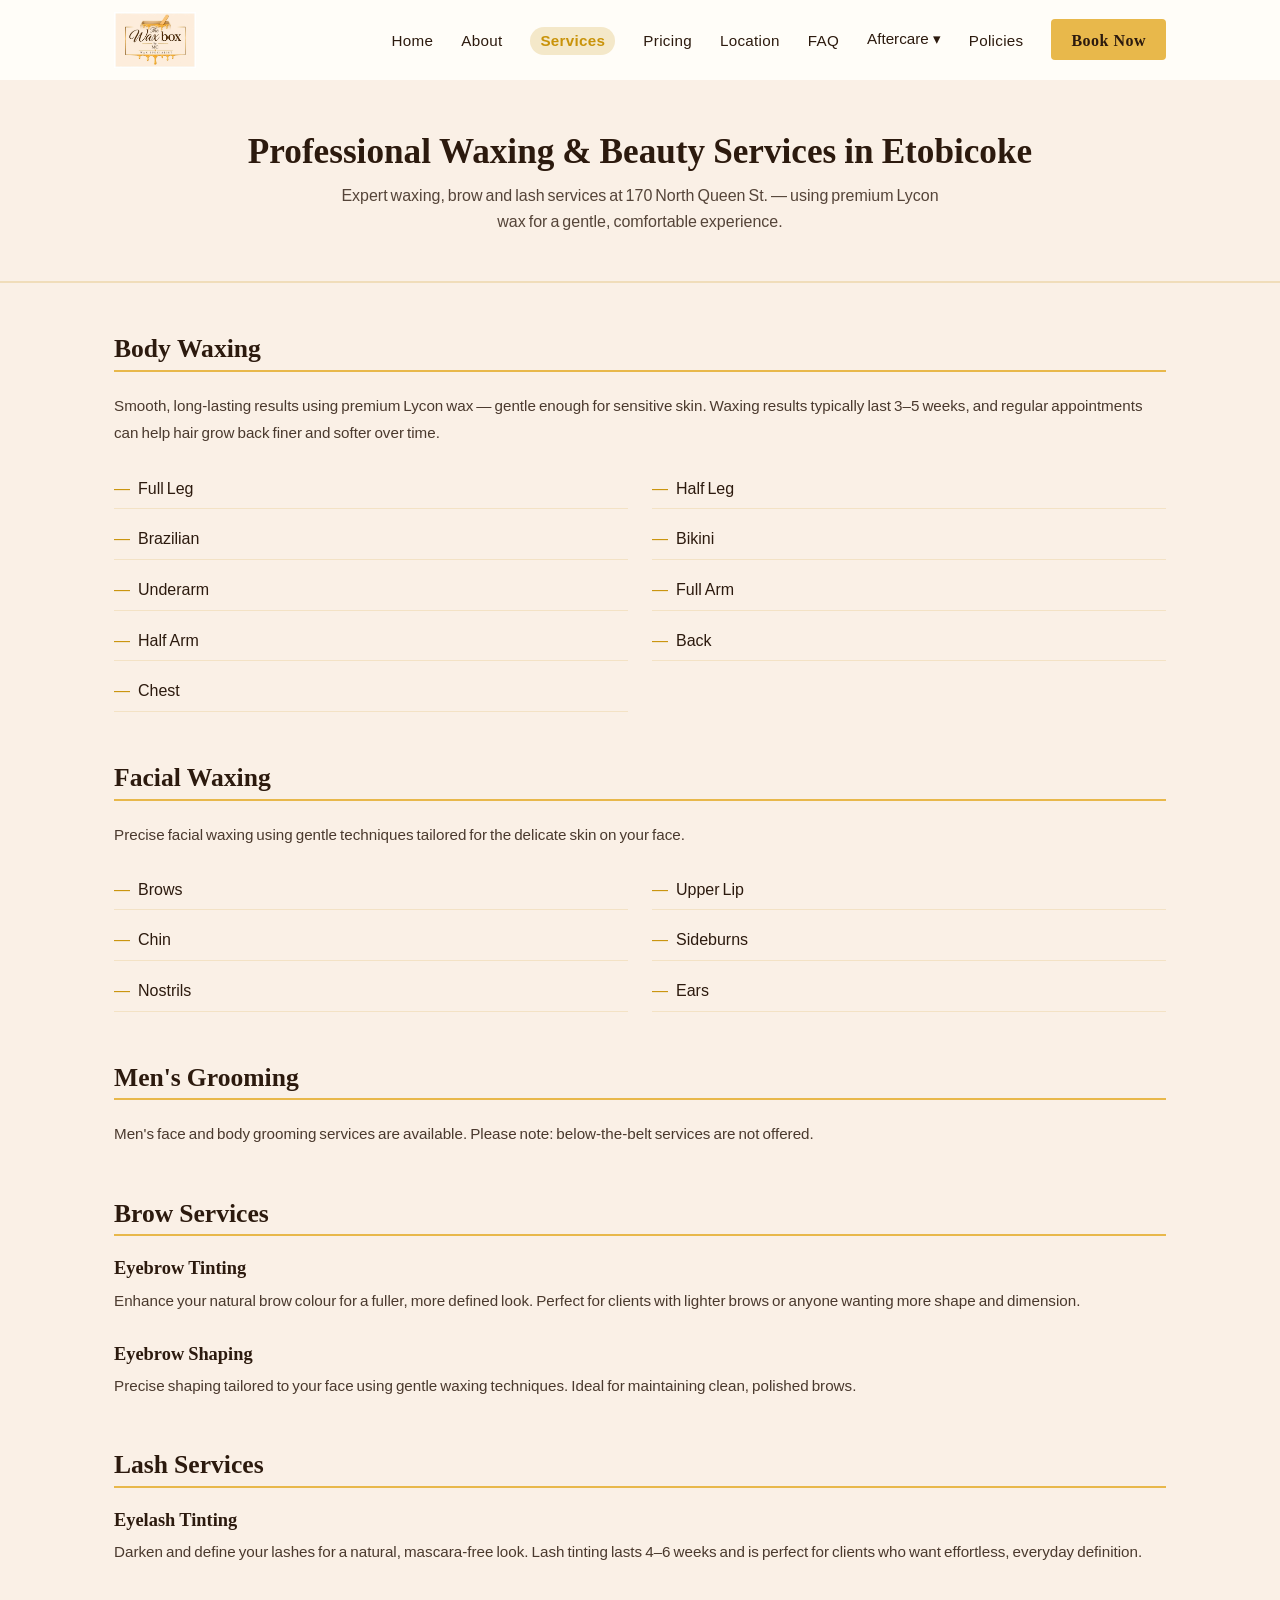
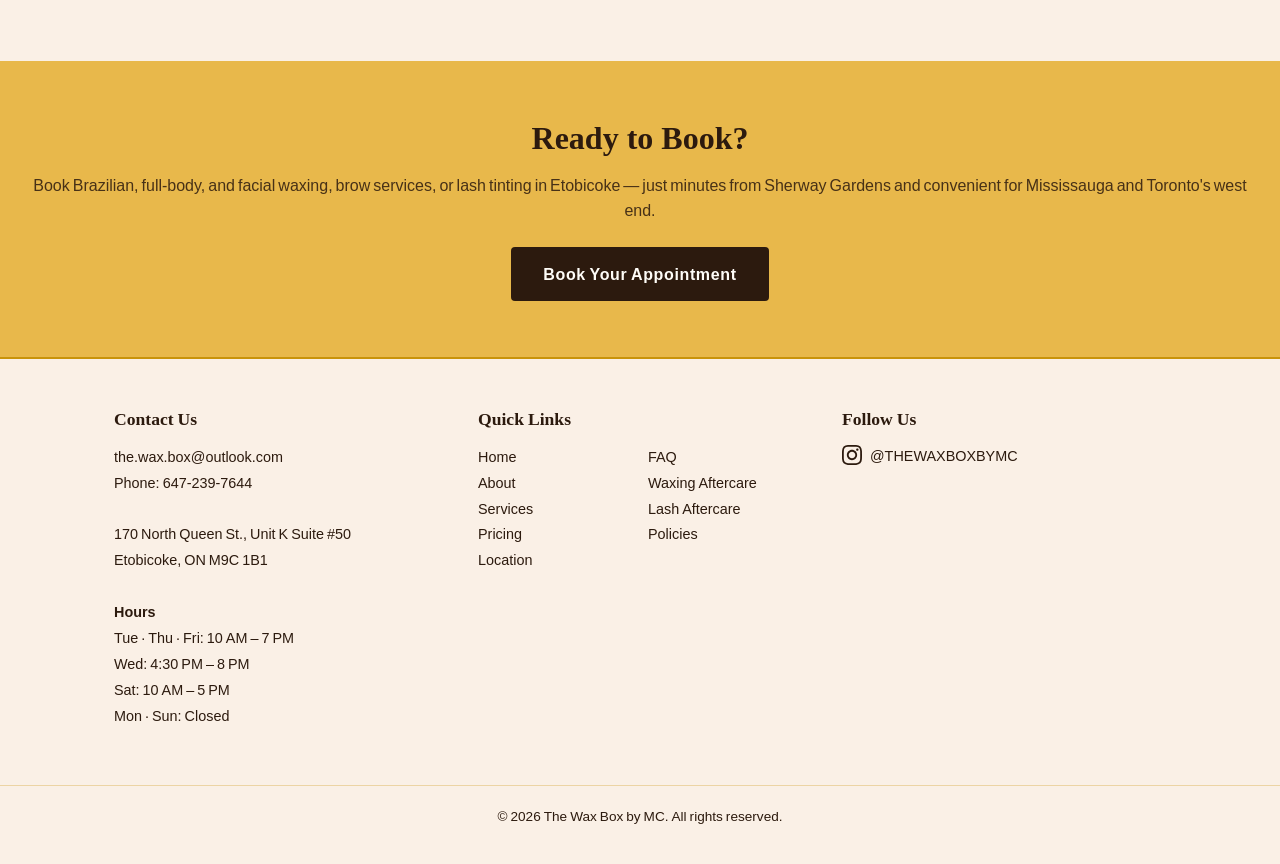
<file: services.html>
<!DOCTYPE html>
<html lang="en">
<head>
    <meta charset="UTF-8">
    <link rel="icon" type="image/x-icon" href="favicon.ico">
    <link rel="apple-touch-icon" href="apple-touch-icon.png">
    <meta name="viewport" content="width=device-width, initial-scale=1.0">
    <!-- Google Tag Manager -->
    <script>(function(w,d,s,l,i){w[l]=w[l]||[];w[l].push({'gtm.start':
    new Date().getTime(),event:'gtm.js'});var f=d.getElementsByTagName(s)[0],
    j=d.createElement(s),dl=l!='dataLayer'?'&l='+l:'';j.async=true;j.src=
    'https://www.googletagmanager.com/gtm.js?id='+i+dl;f.parentNode.insertBefore(j,f);
    })(window,document,'script','dataLayer','GTM-W5W46TS9');</script>
    <!-- End Google Tag Manager -->
    <title>Waxing & Beauty Services | The Wax Box by MC Etobicoke</title>
    <meta name="description" content="Brazilian, body and facial waxing, eyebrow tinting and shaping, and lash tinting in Etobicoke — convenient for Sherway Gardens, Mississauga, and Toronto's west end.">
    <link rel="preload" as="font" href="fonts/playfair-display-700.woff2" type="font/woff2" crossorigin>
    <link rel="stylesheet" href="css/fonts.css">
    <link rel="stylesheet" href="css/base.css">
    <link rel="stylesheet" href="css/layout.css">
    <link rel="stylesheet" href="css/components.css">
    <meta property="og:type" content="website">
    <meta property="og:url" content="https://thewaxboxbymc.ca/services.html">
    <meta property="og:title" content="Waxing & Beauty Services | The Wax Box by MC Etobicoke">
    <meta property="og:description" content="Body waxing, facial waxing, eyebrow tinting & shaping, and lash tinting in Etobicoke. Book with MC at The Wax Box by MC.">
    <meta property="og:image" content="https://thewaxboxbymc.ca/images/og-image.jpg">
    <meta property="og:image:width" content="1200">
    <meta property="og:image:height" content="630">
    <meta name="twitter:card" content="summary_large_image">
    <meta name="twitter:title" content="Waxing & Beauty Services | The Wax Box by MC Etobicoke">
    <meta name="twitter:description" content="Body waxing, facial waxing, eyebrow tinting & shaping, and lash tinting in Etobicoke. Book with MC at The Wax Box by MC.">
    <meta name="twitter:image" content="https://thewaxboxbymc.ca/images/og-image.jpg">
    <link rel="canonical" href="https://thewaxboxbymc.ca/services.html">
    <script type="application/ld+json">
{
  "@context": "https://schema.org",
  "@type": "BeautySalon",
  "@id": "https://thewaxboxbymc.ca/#waxbox",
  "name": "The Wax Box by MC",
  "url": "https://thewaxboxbymc.ca",
  "telephone": "+16472397644",
  "address": {
    "@type": "PostalAddress",
    "streetAddress": "170 North Queen St., Unit K Suite #50",
    "addressLocality": "Etobicoke",
    "addressRegion": "ON",
    "postalCode": "M9C 1B1",
    "addressCountry": "CA"
  }
}
    </script>
    <script type="application/ld+json">
{
  "@context": "https://schema.org",
  "@type": "BreadcrumbList",
  "itemListElement": [
    {
      "@type": "ListItem",
      "position": 1,
      "name": "Home",
      "item": "https://thewaxboxbymc.ca/"
    },
    {
      "@type": "ListItem",
      "position": 2,
      "name": "Services",
      "item": "https://thewaxboxbymc.ca/services.html"
    }
  ]
}
    </script>
    <script type="application/ld+json">
{
  "@context": "https://schema.org",
  "@type": "ItemList",
  "itemListElement": [
    {
      "@type": "Service",
      "serviceType": "Brazilian Waxing",
      "provider": {
        "@type": "BeautySalon",
        "name": "The Wax Box by MC"
      }
    },
    {
      "@type": "Service",
      "serviceType": "Body Waxing",
      "provider": {
        "@type": "BeautySalon",
        "name": "The Wax Box by MC"
      }
    },
    {
      "@type": "Service",
      "serviceType": "Facial Waxing",
      "provider": {
        "@type": "BeautySalon",
        "name": "The Wax Box by MC"
      }
    },
    {
      "@type": "Service",
      "serviceType": "Eyebrow Shaping",
      "provider": {
        "@type": "BeautySalon",
        "name": "The Wax Box by MC"
      }
    },
    {
      "@type": "Service",
      "serviceType": "Eyebrow Tinting",
      "provider": {
        "@type": "BeautySalon",
        "name": "The Wax Box by MC"
      }
    },
    {
      "@type": "Service",
      "serviceType": "Eyelash Tinting",
      "provider": {
        "@type": "BeautySalon",
        "name": "The Wax Box by MC"
      }
    }
  ]
}
    </script>
</head>
<body>
    <!-- Google Tag Manager (noscript) -->
    <noscript><iframe src="https://www.googletagmanager.com/ns.html?id=GTM-W5W46TS9"
    height="0" width="0" style="display:none;visibility:hidden"></iframe></noscript>
    <!-- End Google Tag Manager (noscript) -->
    <nav class="top-nav">
      <div class="nav-container">
        <a href="index.html" class="logo-link">
          <picture>
            <source srcset="images/logo.webp" type="image/webp">
            <img src="images/logo.png" alt="The Wax Box by MC" class="logo" width="1066" height="724">
          </picture>
        </a>
        <ul class="nav-links">
          <li><a href="index.html">Home</a></li>
          <li><a href="about.html">About</a></li>
          <li><a href="services.html">Services</a></li>
          <li><a href="pricing.html">Pricing</a></li>
          <li><a href="location.html">Location</a></li>
          <li><a href="faq.html">FAQ</a></li>
          <li class="dropdown">
            <button class="dropdown-toggle" aria-haspopup="true" aria-expanded="false">
              Aftercare <span class="dropdown-arrow">▾</span>
            </button>
            <ul class="dropdown-menu">
              <li><a href="aftercare-waxing.html">Waxing Aftercare</a></li>
              <li><a href="aftercare-lash.html">Lash Aftercare</a></li>
            </ul>
          </li>
          <li><a href="policies.html">Policies</a></li>
          <li><a href="https://www.fresha.com/book-now/the-wax-box-by-mc-ud9oh5oh/all-offer?share=true&pId=2995913" class="btn-book-now" target="_blank" rel="noopener noreferrer">Book Now</a></li>
        </ul>
        <button class="hamburger" aria-label="Toggle menu" aria-expanded="false">
          <span></span>
          <span></span>
          <span></span>
        </button>
      </div>
    </nav>

    <main>
        <section class="page-hero">
            <h1>Professional Waxing &amp; Beauty Services in Etobicoke</h1>
            <p>Expert waxing, brow and lash services at 170 North Queen St. — using premium Lycon wax for a gentle, comfortable experience.</p>
        </section>

        <section>
            <div class="page-wrapper">

                <!-- Body Waxing -->
                <div class="service-category">
                    <h2>Body Waxing</h2>
                    <p style="font-family: var(--font-body); font-size: 0.95rem; line-height: 1.8; color: var(--chocolate); margin-bottom: 20px; opacity: 0.85;">
                        Smooth, long-lasting results using premium Lycon wax — gentle enough for sensitive skin. Waxing results typically last 3–5 weeks, and regular appointments can help hair grow back finer and softer over time.
                    </p>
                    <ul class="service-list">
                        <li>Full Leg</li>
                        <li>Half Leg</li>
                        <li>Brazilian</li>
                        <li>Bikini</li>
                        <li>Underarm</li>
                        <li>Full Arm</li>
                        <li>Half Arm</li>
                        <li>Back</li>
                        <li>Chest</li>
                    </ul>
                </div>

                <!-- Facial Waxing -->
                <div class="service-category">
                    <h2>Facial Waxing</h2>
                    <p style="font-family: var(--font-body); font-size: 0.95rem; line-height: 1.8; color: var(--chocolate); margin-bottom: 20px; opacity: 0.85;">
                        Precise facial waxing using gentle techniques tailored for the delicate skin on your face.
                    </p>
                    <ul class="service-list">
                        <li>Brows</li>
                        <li>Upper Lip</li>
                        <li>Chin</li>
                        <li>Sideburns</li>
                        <li>Nostrils</li>
                        <li>Ears</li>
                    </ul>
                </div>

                <!-- Men's Grooming -->
                <div class="service-category">
                    <h2>Men's Grooming</h2>
                    <p style="font-family: var(--font-body); font-size: 0.95rem; line-height: 1.8; color: var(--chocolate); margin-bottom: 20px; opacity: 0.85;">
                        Men's face and body grooming services are available. Please note: below-the-belt services are not offered.
                    </p>
                </div>

                <!-- Brow Services -->
                <div class="service-category">
                    <h2>Brow Services</h2>
                    <div style="margin-bottom: 28px;">
                        <h3 style="font-family: var(--font-display); font-size: 1.15rem; color: var(--chocolate); margin-bottom: 8px;">Eyebrow Tinting</h3>
                        <p style="font-family: var(--font-body); font-size: 0.95rem; line-height: 1.8; color: var(--chocolate); opacity: 0.85;">
                            Enhance your natural brow colour for a fuller, more defined look. Perfect for clients with lighter brows or anyone wanting more shape and dimension.
                        </p>
                    </div>
                    <div>
                        <h3 style="font-family: var(--font-display); font-size: 1.15rem; color: var(--chocolate); margin-bottom: 8px;">Eyebrow Shaping</h3>
                        <p style="font-family: var(--font-body); font-size: 0.95rem; line-height: 1.8; color: var(--chocolate); opacity: 0.85;">
                            Precise shaping tailored to your face using gentle waxing techniques. Ideal for maintaining clean, polished brows.
                        </p>
                    </div>
                </div>

                <!-- Lash Services -->
                <div class="service-category">
                    <h2>Lash Services</h2>
                    <div>
                        <h3 style="font-family: var(--font-display); font-size: 1.15rem; color: var(--chocolate); margin-bottom: 8px;">Eyelash Tinting</h3>
                        <p style="font-family: var(--font-body); font-size: 0.95rem; line-height: 1.8; color: var(--chocolate); opacity: 0.85;">
                            Darken and define your lashes for a natural, mascara-free look. Lash tinting lasts 4–6 weeks and is perfect for clients who want effortless, everyday definition.
                        </p>
                    </div>
                </div>

            </div>
        </section>

        <section class="cta-banner">
            <h2>Ready to Book?</h2>
            <p>Book Brazilian, full-body, and facial waxing, brow services, or lash tinting in Etobicoke — just minutes from Sherway Gardens and convenient for Mississauga and Toronto's west end.</p>
            <a href="https://www.fresha.com/book-now/the-wax-box-by-mc-ud9oh5oh/all-offer?share=true&pId=2995913" class="btn-primary" target="_blank" rel="noopener noreferrer">Book Your Appointment</a>
        </section>
    </main>

    <footer class="site-footer">
      <div class="footer-container">
        <div class="footer-col">
          <h3>Contact Us</h3>
          <p>
            <a href="mailto:the.wax.box@outlook.com">the.wax.box@outlook.com</a><br>
            Phone: <a href="tel:+16472397644">647-239-7644</a><br><br>
            <a href="location.html">170 North Queen St., Unit K Suite #50<br>
            Etobicoke, ON M9C 1B1</a><br><br>
            <strong>Hours</strong><br>
            Tue · Thu · Fri: 10 AM – 7 PM<br>
            Wed: 4:30 PM – 8 PM<br>
            Sat: 10 AM – 5 PM<br>
            Mon · Sun: Closed
          </p>
        </div>
        <div class="footer-col">
          <h3>Quick Links</h3>
          <div class="footer-links-grid">
            <ul>
              <li><a href="index.html">Home</a></li>
              <li><a href="about.html">About</a></li>
              <li><a href="services.html">Services</a></li>
              <li><a href="pricing.html">Pricing</a></li>
              <li><a href="location.html">Location</a></li>
            </ul>
            <ul>
              <li><a href="faq.html">FAQ</a></li>
              <li><a href="aftercare-waxing.html">Waxing Aftercare</a></li>
              <li><a href="aftercare-lash.html">Lash Aftercare</a></li>
              <li><a href="policies.html">Policies</a></li>
            </ul>
          </div>
        </div>
        <div class="footer-col">
          <h3>Follow Us</h3>
          <a href="https://www.instagram.com/thewaxboxbymc" target="_blank" rel="noopener noreferrer" class="footer-instagram-link">
            <svg xmlns="http://www.w3.org/2000/svg" width="20" height="20" viewBox="0 0 24 24" fill="currentColor" aria-hidden="true">
              <path d="M12 2.163c3.204 0 3.584.012 4.85.07 3.252.148 4.771 1.691 4.919 4.919.058 1.265.069 1.645.069 4.849 0 3.205-.012 3.584-.069 4.849-.149 3.225-1.664 4.771-4.919 4.919-1.266.058-1.644.07-4.85.07-3.204 0-3.584-.012-4.849-.07-3.26-.149-4.771-1.699-4.919-4.92-.058-1.265-.07-1.644-.07-4.849 0-3.204.013-3.583.07-4.849.149-3.227 1.664-4.771 4.919-4.919 1.266-.057 1.645-.069 4.849-.069zm0-2.163c-3.259 0-3.667.014-4.947.072-4.358.2-6.78 2.618-6.98 6.98-.059 1.281-.073 1.689-.073 4.948 0 3.259.014 3.668.072 4.948.2 4.358 2.618 6.78 6.98 6.98 1.281.058 1.689.072 4.948.072 3.259 0 3.668-.014 4.948-.072 4.354-.2 6.782-2.618 6.979-6.98.059-1.28.073-1.689.073-4.948 0-3.259-.014-3.667-.072-4.947-.196-4.354-2.617-6.78-6.979-6.98-1.281-.059-1.69-.073-4.949-.073zm0 5.838c-3.403 0-6.162 2.759-6.162 6.162s2.759 6.163 6.162 6.163 6.162-2.759 6.162-6.163c0-3.403-2.759-6.162-6.162-6.162zm0 10.162c-2.209 0-4-1.79-4-4 0-2.209 1.791-4 4-4s4 1.791 4 4c0 2.21-1.791 4-4 4zm6.406-11.845c-.796 0-1.441.645-1.441 1.44s.645 1.44 1.441 1.44c.795 0 1.439-.645 1.439-1.44s-.644-1.44-1.439-1.44z"/>
            </svg>
            <span>@THEWAXBOXBYMC</span>
          </a>
        </div>
      </div>
      <div class="footer-bottom">
        <p>&copy; 2026 The Wax Box by MC. All rights reserved.</p>
      </div>
    </footer>

    <script src="js/main.js"></script>
</body>
</html>
</file>
<file: css/fonts.css>
/* ============================================
   The Wax Box by MC — Self-Hosted Fonts
   @font-face declarations with font-display: swap
   ============================================ */

@font-face {
    font-family: 'Playfair Display';
    font-style: normal;
    font-weight: 600;
    font-display: swap;
    src: url('../fonts/playfair-display-600.woff2') format('woff2');
}

@font-face {
    font-family: 'Playfair Display';
    font-style: normal;
    font-weight: 700;
    font-display: swap;
    src: url('../fonts/playfair-display-700.woff2') format('woff2');
}

@font-face {
    font-family: 'Lato';
    font-style: normal;
    font-weight: 400;
    font-display: swap;
    src: url('../fonts/lato-400.woff2') format('woff2');
}

@font-face {
    font-family: 'Lato';
    font-style: normal;
    font-weight: 700;
    font-display: swap;
    src: url('../fonts/lato-700.woff2') format('woff2');
}

@font-face {
    font-family: 'Lato';
    font-style: italic;
    font-weight: 400;
    font-display: swap;
    src: url('../fonts/lato-400-italic.woff2') format('woff2');
}

@font-face {
    font-family: 'Great Vibes';
    font-style: normal;
    font-weight: 400;
    font-display: swap;
    src: url('../fonts/great-vibes-400.woff2') format('woff2');
}
</file>
<file: css/base.css>
/* ============================================
   The Wax Box by MC — Base Styles
   Reset, CSS Custom Properties, Typography
   ============================================ */

/* ---- CSS Reset ---- */
*, *::before, *::after {
    box-sizing: border-box;
}

* {
    margin: 0;
    padding: 0;
}

html {
    -webkit-font-smoothing: antialiased;
    -moz-osx-font-smoothing: grayscale;
}

body {
    line-height: 1.6;
}

img, picture, video, canvas, svg {
    display: block;
    max-width: 100%;
    height: auto;
}

input, button, textarea, select {
    font: inherit;
}

p, h1, h2, h3, h4, h5, h6 {
    overflow-wrap: break-word;
}

/* ---- CSS Custom Properties (Design Tokens) ---- */
:root {
    /* Color Palette */
    --cream: #FAF0E6;
    --gold: #C9930A;
    --gold-light: #E8B84B;
    --chocolate: #2C1A0E;
    --rose-blush: #F2C4C4;
    --warm-white: #FFFDF8;

    /* Transparent Color Variants */
    --gold-10: rgba(201, 147, 10, 0.1);
    --gold-15: rgba(201, 147, 10, 0.15);
    --gold-20: rgba(201, 147, 10, 0.2);
    --gold-25: rgba(201, 147, 10, 0.25);
    --gold-30: rgba(201, 147, 10, 0.3);
    --chocolate-10: rgba(44, 26, 14, 0.1);
    --black-10: rgba(0, 0, 0, 0.1);

    --chocolate-12: rgba(44, 26, 14, 0.12);
    
    /* Typography */
    --font-display: 'Playfair Display', serif;
    --font-script: 'Great Vibes', cursive;
    --font-body: 'Lato', sans-serif;
    
    /* Layout */
    --max-width: 1100px;
    --nav-height: 80px;
}

/* ---- Base Typography ---- */
html {
    font-size: 16px;
}

body {
    font-family: var(--font-body);
    color: var(--chocolate);
    background-color: var(--cream);
    line-height: 1.6;
}

h1, h2, h3 {
    font-family: var(--font-display);
    font-weight: 600;
    line-height: 1.2;
    margin-bottom: 1rem;
}

h1 {
    font-size: 2.5rem;
}

h2 {
    font-size: 2rem;
}

h3 {
    font-size: 1.5rem;
}

p {
    margin-bottom: 1rem;
}

/* ---- Links ---- */
a {
    color: var(--chocolate);
    text-decoration: none;
    transition: color 0.3s ease;
}

a:hover {
    color: var(--gold);
}

/* ---- Images ---- */
img {
    max-width: 100%;
    height: auto;
}

/* ---- Focus Styles (Keyboard Navigation) ---- */
a:focus,
button:focus,
input:focus,
textarea:focus,
select:focus {
    outline: 2px solid var(--gold);
    outline-offset: 2px;
}

a:focus:not(:focus-visible) {
    outline: none;
}

a:focus-visible,
button:focus-visible {
    outline: 2px solid var(--gold);
    outline-offset: 2px;
}
</file>
<file: css/layout.css>
/* ============================================
   The Wax Box by MC — Layout Styles
   Navigation, Footer, Page Structure
   ============================================ */

/* ---- Body Spacing for Fixed Nav ---- */
body {
    padding-top: var(--nav-height);
}

/* ---- Navigation ---- */
nav {
    position: fixed;
    top: 0;
    left: 0;
    right: 0;
    width: 100%;
    height: var(--nav-height);
    background: var(--warm-white);
    z-index: 1000;
    transition: box-shadow 0.3s ease;
}

nav.scrolled {
    box-shadow: 0 2px 8px var(--chocolate-12);
}

.nav-container {
    max-width: var(--max-width);
    margin: 0 auto;
    height: 100%;
    display: flex;
    flex-direction: row;
    justify-content: space-between;
    align-items: center;
    padding: 0 24px;
}

.logo {
    height: 56px;
    width: auto;
    object-fit: contain;
}

.nav-links {
    display: flex;
    flex-direction: row;
    list-style: none;
    gap: 28px;
    align-items: center;
}

.nav-links a {
    text-decoration: none;
    color: var(--chocolate);
    font-family: var(--font-body);
    font-size: 0.95rem;
    font-weight: 400;
    letter-spacing: 0.02em;
    padding-bottom: 2px;
    border-bottom: 2px solid transparent;
    transition: border-color 0.2s ease;
}

.nav-links a:hover {
    border-bottom-color: var(--gold);
    color: var(--gold);
}

.nav-links a.active {
    border-bottom-color: transparent;
    background: var(--gold-20);
    color: var(--gold);
    font-weight: 700;
    padding: 4px 10px;
    border-radius: 20px;
}

.nav-links .btn-book-now {
    background: var(--gold-light);
    color: var(--chocolate);
    padding: 10px 20px;
    border-bottom: none;
    border-radius: 4px;
    font-family: var(--font-display);
    font-weight: 700;
    font-size: 1rem;
    letter-spacing: 0.03em;
    line-height: 1;
    text-decoration: none;
    transition: background 0.2s ease;
}

.nav-links .btn-book-now:hover {
    background: var(--gold);
    color: var(--chocolate);
    border-bottom-color: transparent;
}

/* ---- Dropdown (Aftercare) ---- */
.dropdown {
    position: relative;
}

.dropdown-toggle {
    background: none;
    border: none;
    outline: none;
    cursor: pointer;
    font-family: var(--font-body);
    font-size: 0.95rem;
    color: var(--chocolate);
    display: flex;
    align-items: center;
    gap: 4px;
    padding-bottom: 2px;
    border-bottom: 2px solid transparent;
    transition: color 0.2s ease, border-color 0.2s ease;
}

.dropdown-toggle:hover {
    border-bottom-color: var(--gold);
    color: var(--gold);
}

.dropdown-toggle:focus-visible {
    outline: 2px solid var(--gold);
    outline-offset: 2px;
}

.dropdown-menu {
    position: absolute;
    top: 100%;
    left: 0;
    background: var(--warm-white);
    box-shadow: 0 4px 12px var(--chocolate-10);
    border-radius: 4px;
    min-width: 180px;
    list-style: none;
    padding: 8px 0;
    display: none;
    z-index: 100;
}

.dropdown-menu li a {
    display: block;
    padding: 10px 16px;
    color: var(--chocolate);
    text-decoration: none;
    font-size: 0.9rem;
    border-bottom: none !important;
}

.dropdown-menu li a:hover {
    background: var(--cream);
}

@media (min-width: 768px) {
    .dropdown:hover .dropdown-menu {
        display: block;
    }
}

.dropdown-open .dropdown-menu {
    display: block;
}

/* ---- Hamburger (Mobile) ---- */
.hamburger {
    display: none;
    flex-direction: column;
    gap: 5px;
    background: none;
    border: none;
    cursor: pointer;
    padding: 4px;
}

.hamburger span {
    display: block;
    width: 24px;
    height: 2px;
    background: var(--chocolate);
    transition: all 0.3s ease;
}

@media (max-width: 767px) {
    .hamburger {
        display: flex;
    }

    .nav-links {
        display: none;
        flex-direction: column;
        position: absolute;
        top: var(--nav-height);
        left: 0;
        right: 0;
        background: var(--warm-white);
        padding: 16px 24px;
        gap: 16px;
        box-shadow: 0 4px 12px var(--chocolate-10);
    }

    .nav-open .nav-links {
        display: flex;
    }

    .nav-links a {
        padding: 8px 0;
    }
}

/* ---- Footer ---- */
.site-footer {
    background: var(--cream);
    border-top: 2px solid var(--gold);
    padding: 48px 0 0;
}

.footer-container {
    max-width: var(--max-width);
    margin: 0 auto;
    padding: 0 24px;
    display: grid;
    grid-template-columns: repeat(3, 1fr);
    gap: 40px;
}

.footer-col h3 {
    font-family: var(--font-display);
    font-size: 1.1rem;
    color: var(--chocolate);
    margin-bottom: 16px;
}

.footer-col p,
.footer-col ul {
    font-size: 0.9rem;
    color: var(--chocolate);
    line-height: 1.8;
}

.footer-col ul {
    list-style: none;
    padding: 0;
}

.footer-col a {
    color: var(--chocolate);
    text-decoration: none;
}

.footer-col a:hover {
    color: var(--gold);
}


.footer-links-grid {
    display: grid;
    grid-template-columns: 1fr 1fr;
    gap: 0 16px;
}

.footer-links-grid ul {
    list-style: none;
    padding: 0;
}

.footer-instagram-link {
    display: inline-flex;
    align-items: center;
    gap: 8px;
    color: var(--chocolate);
    text-decoration: none;
    font-size: 0.9rem;
    transition: color 0.2s ease;
}

.footer-instagram-link:hover {
    color: var(--gold);
}

.footer-bottom {
    text-align: center;
    padding: 20px 24px;
    margin-top: 40px;
    border-top: 1px solid var(--gold-30);
    font-size: 0.85rem;
    color: var(--chocolate);
}

@media (max-width: 767px) {
    .footer-container {
        grid-template-columns: 1fr;
        gap: 32px;
    }
}

/* ---- Main Layout ---- */
main {
    display: flex;
    flex-direction: column;
    gap: 48px;
}

main > * {
    width: 100%;
}


/* ---- Page Wrapper ---- */
.page-wrapper {
    width: 100%;
    max-width: var(--max-width);
    margin: 0 auto;
    padding: 0 24px;
}

section.bg-warm-white {
    padding: 64px 0;
}

.section-title {
    font-family: var(--font-display);
    font-size: 2rem;
    color: var(--chocolate);
    margin-bottom: 8px;
    text-align: center;
}

.section-subtitle {
    font-family: var(--font-body);
    font-size: 1rem;
    color: var(--chocolate);
    opacity: 0.7;
    text-align: center;
    margin-bottom: 40px;
}

.gold-divider {
    display: block;
    width: 60px;
    height: 2px;
    background: var(--gold);
    margin: 12px auto 32px;
}
</file>
<file: css/components.css>
/* ============================================
   The Wax Box by MC — Component Styles
   Buttons, Cards, Hero, CTAs, Forms
   ============================================ */

/* ---- Buttons ---- */
.btn-primary {
    display: inline-block;
    background: var(--gold-light);
    color: var(--chocolate);
    padding: 14px 32px;
    border-radius: 4px;
    font-family: var(--font-body);
    font-weight: 700;
    font-size: 1rem;
    text-decoration: none;
    border: none;
    cursor: pointer;
    transition: background 0.2s ease;
    letter-spacing: 0.04em;
}

.btn-primary:hover {
    background: var(--gold);
    color: var(--chocolate);
}

.btn-secondary {
    display: inline-block;
    background: var(--warm-white);
    border: 2px solid var(--gold);
    color: var(--chocolate);
    padding: 14px 32px;
    border-radius: 4px;
    font-family: var(--font-body);
    font-weight: 700;
    font-size: 1rem;
    text-decoration: none;
    cursor: pointer;
    transition: background 0.2s ease;
    letter-spacing: 0.04em;
}

.btn-secondary:hover {
    background: var(--cream);
}

/* ---- Hero Section ---- */
.hero {
    padding: 0 24px;
    text-align: center;
    background: var(--cream);
    display: flex;
    flex-direction: column;
    align-items: center;
    gap: 24px;
}

.hero-logo {
    max-width: 320px;
    margin-bottom: 8px;
}

.hero-tagline {
    font-family: var(--font-script);
    font-size: 2.2rem;
    color: var(--gold);
    margin-bottom: 8px;
}

.hero-heading {
    font-family: var(--font-display);
    font-size: 2.5rem;
    color: var(--chocolate);
    font-weight: 700;
    line-height: 1.2;
    max-width: 700px;
}

.hero-body {
    font-family: var(--font-body);
    font-size: 1.05rem;
    color: var(--chocolate);
    line-height: 1.8;
    max-width: 640px;
}

.hero-list {
    list-style: none;
    padding: 0;
    text-align: left;
    display: inline-block;
}

.hero-list li {
    padding: 6px 0;
    padding-left: 24px;
    position: relative;
}

.hero-list li::before {
    content: '♥';
    color: var(--gold);
    position: absolute;
    left: 0;
}

/* ---- Service Cards ---- */
.cards-grid {
    display: grid;
    grid-template-columns: repeat(3, 1fr);
    gap: 24px;
}

@media (max-width: 767px) {
    .cards-grid {
        grid-template-columns: 1fr;
    }
}

.card {
    background: var(--warm-white);
    border-radius: 8px;
    padding: 32px 24px;
    text-align: center;
    border: 1px solid var(--gold-20);
    transition: box-shadow 0.2s ease;
}

.card:hover {
    box-shadow: 0 4px 16px var(--chocolate-10);
}

.card-title {
    font-family: var(--font-display);
    font-size: 1.3rem;
    color: var(--chocolate);
    margin-bottom: 12px;
}

.card-body {
    font-family: var(--font-body);
    font-size: 0.95rem;
    color: var(--chocolate);
    line-height: 1.7;
    opacity: 0.85;
}

/* ---- CTA Banner ---- */
.cta-banner {
    background: var(--gold-light);
    padding: 56px 24px;
    text-align: center;
}

.cta-banner .btn-primary {
    background: var(--chocolate);
    color: var(--warm-white);
}

.cta-banner .btn-primary:hover {
    background: #1a0e07;
    color: var(--warm-white);
}

.cta-banner h2 {
    font-family: var(--font-display);
    font-size: 2rem;
    color: var(--chocolate);
    margin-bottom: 16px;
}

.cta-banner p {
    font-family: var(--font-body);
    color: var(--chocolate);
    margin-bottom: 24px;
    opacity: 0.85;
}

/* ---- Why Choose Us / Feature List ---- */
.features-grid {
    display: grid;
    grid-template-columns: repeat(2, 1fr);
    gap: 32px;
}

@media (max-width: 767px) {
    .features-grid {
        grid-template-columns: 1fr;
    }
}

.feature-item h3 {
    font-family: var(--font-display);
    font-size: 1.1rem;
    color: var(--chocolate);
    margin-bottom: 8px;
}

.feature-item p {
    font-family: var(--font-body);
    font-size: 0.95rem;
    line-height: 1.7;
    color: var(--chocolate);
    opacity: 0.85;
}

/* ---- Services List (Services Page) ---- */
.service-category {
    margin-bottom: 48px;
}

.service-category h2 {
    font-family: var(--font-display);
    font-size: 1.6rem;
    color: var(--chocolate);
    border-bottom: 2px solid var(--gold-light);
    padding-bottom: 8px;
    margin-bottom: 20px;
}

.service-list {
    list-style: none;
    padding: 0;
    display: grid;
    grid-template-columns: repeat(2, 1fr);
    gap: 8px 24px;
}

@media (max-width: 767px) {
    .service-list {
        grid-template-columns: 1fr;
    }
}

.service-list li {
    font-family: var(--font-body);
    font-size: 1rem;
    color: var(--chocolate);
    padding: 8px 0;
    border-bottom: 1px solid var(--gold-15);
    display: flex;
    align-items: center;
    gap: 8px;
}

.service-list li::before {
    content: '—';
    color: var(--gold);
}

/* ---- FAQ Accordion ---- */
.faq-list {
    max-width: 780px;
    margin: 0 auto;
}

.faq-item {
    border-bottom: 1px solid var(--gold-25);
    overflow: hidden;
}

.faq-question {
    width: 100%;
    background: none;
    border: none;
    text-align: left;
    padding: 20px 0;
    font-family: var(--font-display);
    font-size: 1.05rem;
    font-weight: 700;
    color: var(--chocolate);
    cursor: pointer;
    display: flex;
    justify-content: space-between;
    align-items: center;
    gap: 16px;
    outline: none;
}

.faq-icon {
    font-size: 1.4rem;
    color: var(--gold);
    transition: transform 0.3s ease;
    flex-shrink: 0;
}

.faq-item.open .faq-icon {
    transform: rotate(45deg);
}

.faq-answer {
    max-height: 0;
    overflow: hidden;
    transition: max-height 0.35s ease;
}

.faq-answer p {
    padding: 0 0 20px;
    margin-bottom: 0;
    font-family: var(--font-body);
    font-size: 0.95rem;
    line-height: 1.8;
    color: var(--chocolate);
    opacity: 0.85;
}

/* ---- Policy Section (Policies Page) ---- */
.policy-section {
    max-width: 780px;
    margin: 0 auto;
}

.policy-section h2 {
    font-family: var(--font-display);
    font-size: 1.5rem;
    color: var(--chocolate);
    margin-bottom: 20px;
    display: flex;
    align-items: center;
    gap: 12px;
    border-bottom: 2px solid var(--gold-light);
    padding-bottom: 12px;
}

.policy-icon {
    color: var(--gold);
    font-weight: 700;
}

.policy-section ul {
    list-style: none;
    padding: 0;
}

.policy-section li {
    font-family: var(--font-body);
    font-size: 1rem;
    line-height: 1.9;
    color: var(--chocolate);
    margin-bottom: 10px;
    padding-left: 20px;
    position: relative;
}

.policy-section li::before {
    content: '·';
    color: var(--gold);
    font-size: 1.4rem;
    position: absolute;
    left: 0;
    top: -2px;
    font-weight: 700;
}

.policy-highlight {
    color: var(--gold);
    font-weight: 700;
}

.policy-acknowledgment {
    max-width: 640px;
    margin: 0 auto;
    background: var(--rose-blush);
    background: rgba(242, 196, 196, 0.25);
    border-left: 4px solid var(--rose-blush);
    border-radius: 0 6px 6px 0;
    padding: 20px 24px;
    font-family: var(--font-body);
    font-style: italic;
    font-size: 0.95rem;
    color: var(--chocolate);
    line-height: 1.8;
    text-align: center;
}

/* ---- Policy Aftercare Diagram ---- */
.aftercare-diagram {
    max-width: 760px;
    margin: 0 auto;
    text-align: center;
}

.aftercare-diagram img {
    display: block;
    width: 100%;
    max-width: 620px;
    height: auto;
    margin: 0 auto;
    border: 1px solid var(--gold-20);
    border-radius: 8px;
    box-shadow: 0 4px 16px var(--chocolate-10);
}

/* ---- Aftercare Sections ---- */
.aftercare-section {
    margin-bottom: 40px;
}

.aftercare-section h2 {
    font-family: var(--font-display);
    font-size: 1.4rem;
    color: var(--chocolate);
    margin-bottom: 16px;
    padding-bottom: 8px;
    border-bottom: 2px solid var(--gold-light);
}

.aftercare-section h3.bush-balm-product-title {
    margin: 0 0 16px;
}

.bush-balm-logo {
    display: block;
    width: 190px;
    max-width: 100%;
    height: auto;
}

@media (max-width: 767px) {
    .bush-balm-logo {
        width: 180px;
    }
}

.aftercare-section h3 {
    font-family: var(--font-display);
    font-size: 1.1rem;
    color: var(--chocolate);
    margin-bottom: 8px;
    margin-top: 20px;
}

.aftercare-section ul,
.aftercare-section ol {
    padding-left: 20px;
}

.aftercare-section li {
    font-family: var(--font-body);
    font-size: 0.95rem;
    line-height: 1.8;
    margin-bottom: 6px;
    color: var(--chocolate);
}

.aftercare-note {
    background: var(--warm-white);
    border-left: 4px solid var(--gold-light);
    padding: 16px 20px;
    border-radius: 0 4px 4px 0;
    margin-top: 16px;
    font-style: italic;
    font-family: var(--font-body);
    color: var(--chocolate);
    opacity: 0.9;
}

/* ---- Location Page ---- */
.location-grid {
    display: grid;
    grid-template-columns: 1fr 1fr;
    gap: 40px;
    align-items: start;
}

@media (max-width: 767px) {
    .location-grid {
        grid-template-columns: 1fr;
    }
}

.map-embed {
    width: 100%;
    height: 400px;
    border-radius: 8px;
    border: none;
    box-shadow: 0 4px 12px var(--chocolate-10);
}

.location-address {
    font-family: var(--font-body);
    font-size: 1.05rem;
    line-height: 1.8;
    color: var(--chocolate);
}

.landmark-list {
    list-style: none;
    padding: 0;
}

.landmark-list li {
    padding: 6px 0;
    font-family: var(--font-body);
    font-size: 0.95rem;
}

.landmark-list li::before {
    content: '📍';
    margin-right: 8px;
}

/* ---- Pricing Table ---- */
.pricing-table {
    width: 100%;
}

.pricing-row {
    display: flex;
    align-items: baseline;
    gap: 12px;
    padding: 14px 0;
    border-bottom: 1px solid var(--gold-15);
}

.pricing-row:last-child {
    border-bottom: none;
}

.pricing-name {
    font-family: var(--font-body);
    font-size: 1rem;
    color: var(--chocolate);
    flex: 1;
}

.pricing-duration {
    font-family: var(--font-body);
    font-size: 0.85rem;
    color: var(--chocolate);
    opacity: 0.5;
    white-space: nowrap;
}

.pricing-price {
    font-family: var(--font-display);
    font-size: 1rem;
    font-weight: 600;
    color: var(--gold);
    white-space: nowrap;
    min-width: 60px;
    text-align: right;
}

/* ---- Pricing Placeholder ---- */
.pricing-placeholder {
    text-align: center;
    padding: 80px 24px;
    background: var(--warm-white);
    border-radius: 8px;
    max-width: 600px;
    margin: 40px auto;
}

.pricing-placeholder h2 {
    font-family: var(--font-display);
    font-size: 2rem;
    color: var(--chocolate);
    margin-bottom: 16px;
}

.pricing-placeholder p {
    font-family: var(--font-body);
    font-size: 1rem;
    color: var(--chocolate);
    margin-bottom: 24px;
    opacity: 0.8;
}

/* ---- Page Hero (Non-Home Pages) ---- */
.page-hero {
    background: var(--cream);
    padding: 48px 24px;
    text-align: center;
    border-bottom: 2px solid var(--gold-20);
}

.page-hero h1 {
    font-family: var(--font-display);
    font-size: 2.2rem;
    color: var(--chocolate);
    margin-bottom: 12px;
}

.page-hero p {
    font-family: var(--font-body);
    font-size: 1rem;
    color: var(--chocolate);
    opacity: 0.8;
    max-width: 600px;
    margin: 0 auto;
}

/* ---- Communities List (Location Page) ---- */
.communities-grid {
    display: grid;
    grid-template-columns: repeat(3, 1fr);
    gap: 8px;
}

@media (max-width: 767px) {
    .communities-grid {
        grid-template-columns: repeat(2, 1fr);
    }
}

.communities-grid span {
    font-family: var(--font-body);
    font-size: 0.9rem;
    color: var(--chocolate);
    padding: 6px 12px;
    background: var(--warm-white);
    border-radius: 4px;
    border: 1px solid var(--gold-20);
    text-align: center;
}

/* ---- Utility Classes ---- */
.text-gold {
    color: var(--gold);
}

.text-bold {
    font-weight: 700;
}

.link-gold {
    color: var(--gold);
    font-weight: 700;
}

.mt-8 {
    margin-top: 8px;
}

.mt-16 {
    margin-top: 16px;
}

.mt-24 {
    margin-top: 24px;
}

.mt-32 {
    margin-top: 32px;
}

.mt-40 {
    margin-top: 40px;
}

.mb-20 {
    margin-bottom: 20px;
}

.ml-0 {
    margin-left: 0;
}

.text-left {
    text-align: left;
}

.text-center {
    text-align: center;
}

.max-width-780 {
    max-width: 780px;
    margin-left: auto;
    margin-right: auto;
}

.max-width-900 {
    max-width: 900px;
    margin-left: auto;
    margin-right: auto;
}

.max-width-480 {
    max-width: 480px;
}

.bg-warm-white {
    background: var(--warm-white);
}

.padding-64 {
    padding: 64px 24px;
}

.card-spacing {
    margin-top: 16px;
    display: inline-block;
}

.faq-list-style {
    padding-left: 20px;
    margin-top: 8px;
    line-height: 1.8;
}

.body-text {
    font-family: var(--font-body);
    font-size: 1.05rem;
    line-height: 1.9;
    color: var(--chocolate);
}

.body-text-normal {
    font-family: var(--font-body);
    font-size: 1rem;
    line-height: 1.9;
    color: var(--chocolate);
}

.body-text-small {
    font-family: var(--font-body);
    font-size: 0.95rem;
    line-height: 1.8;
    color: var(--chocolate);
    opacity: 0.85;
}

.italic-muted {
    font-family: var(--font-body);
    font-style: italic;
    color: var(--chocolate);
    opacity: 0.8;
}

.service-title {
    font-family: var(--font-display);
    font-size: 1.15rem;
    color: var(--chocolate);
    margin-bottom: 8px;
}

.location-heading {
    font-family: var(--font-display);
    font-size: 1.6rem;
    color: var(--chocolate);
    margin-bottom: 20px;
}

.location-subheading {
    font-family: var(--font-display);
    font-size: 1.2rem;
    color: var(--chocolate);
    margin: 32px 0 16px;
}

/* ---- Studio Hours ---- */
.hours-list {
    list-style: none;
    padding: 0;
    max-width: 280px;
}

.hours-list li {
    display: flex;
    justify-content: space-between;
    padding: 6px 0;
    font-family: var(--font-body);
    font-size: 0.95rem;
    color: var(--chocolate);
    border-bottom: 1px solid var(--gold-15);
}

.hours-list li:last-child {
    border-bottom: none;
}

.hours-list li span {
    font-weight: 700;
    color: var(--chocolate);
    min-width: 50px;
}

/* ---- Picture Element (WebP Fallback Support) ---- */
.hero picture,
.aftercare-diagram picture,
.logo-link picture {
    display: contents;
}
</file>
